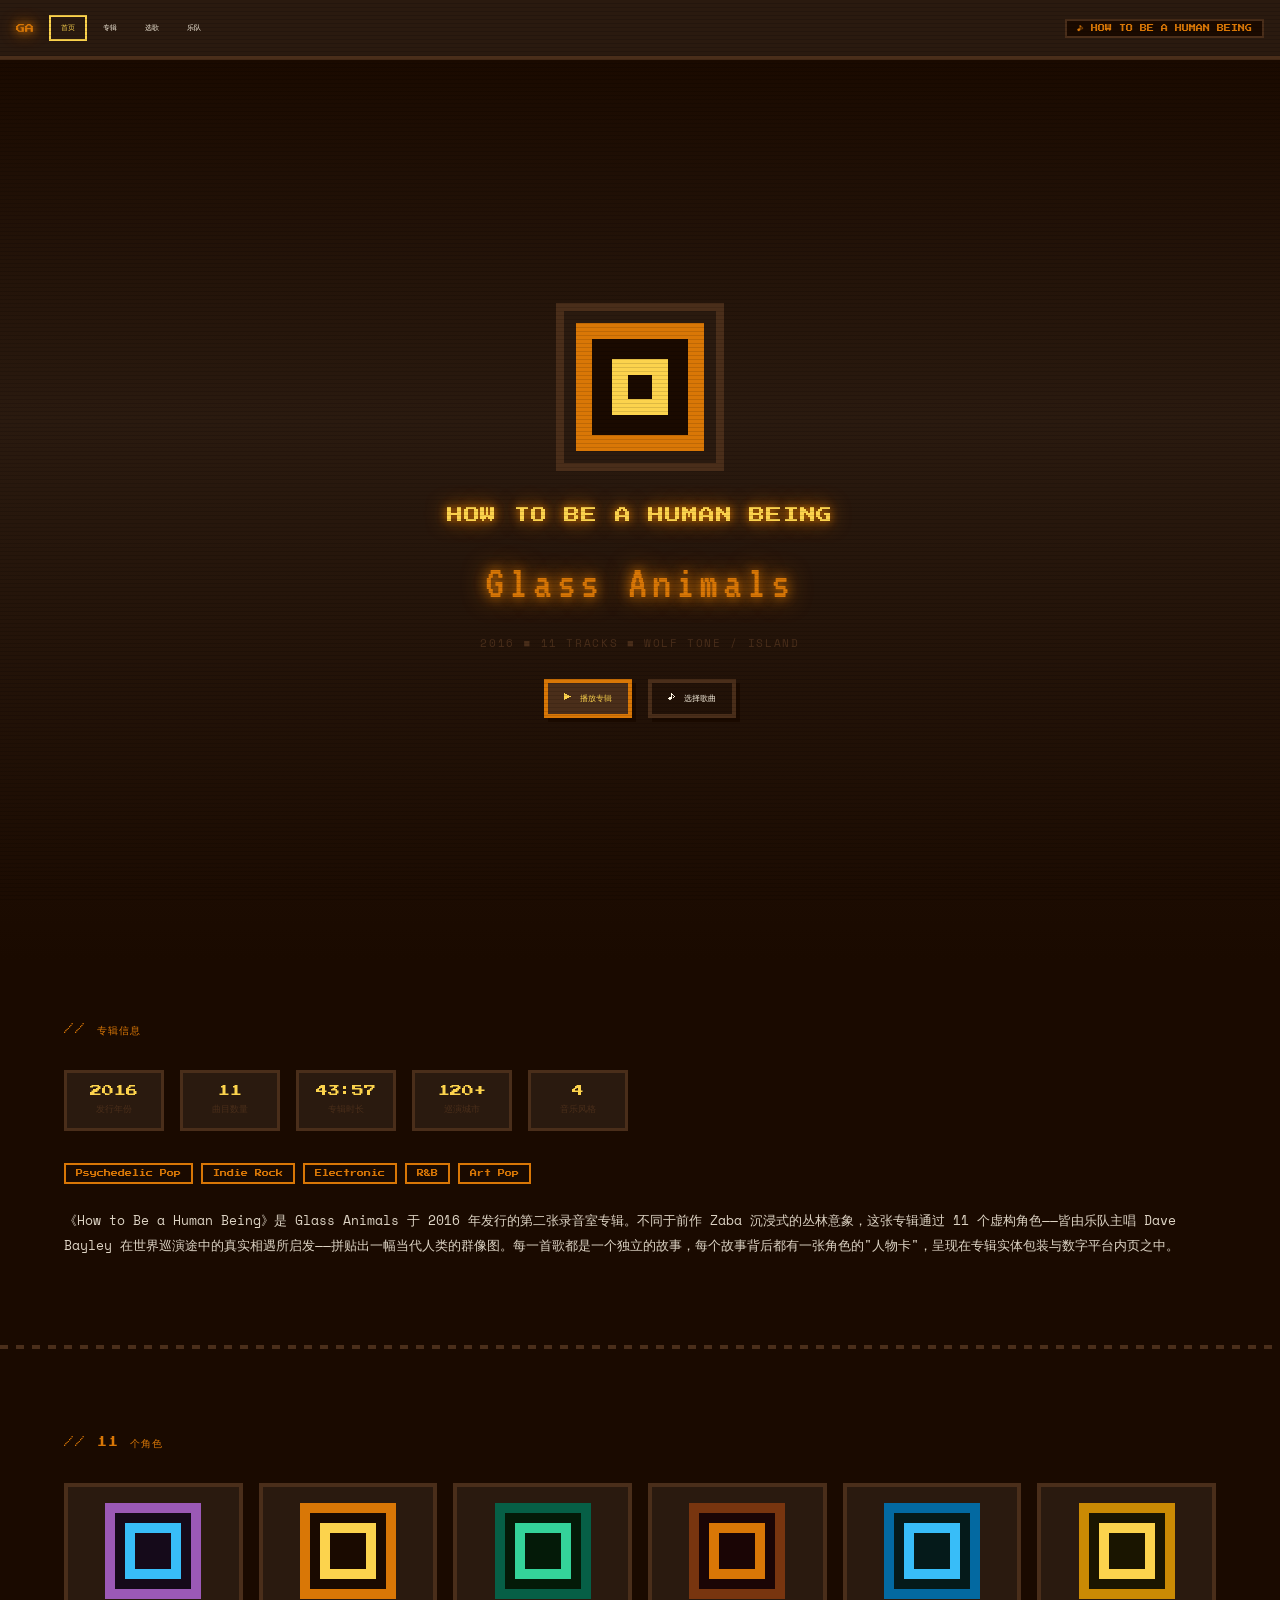
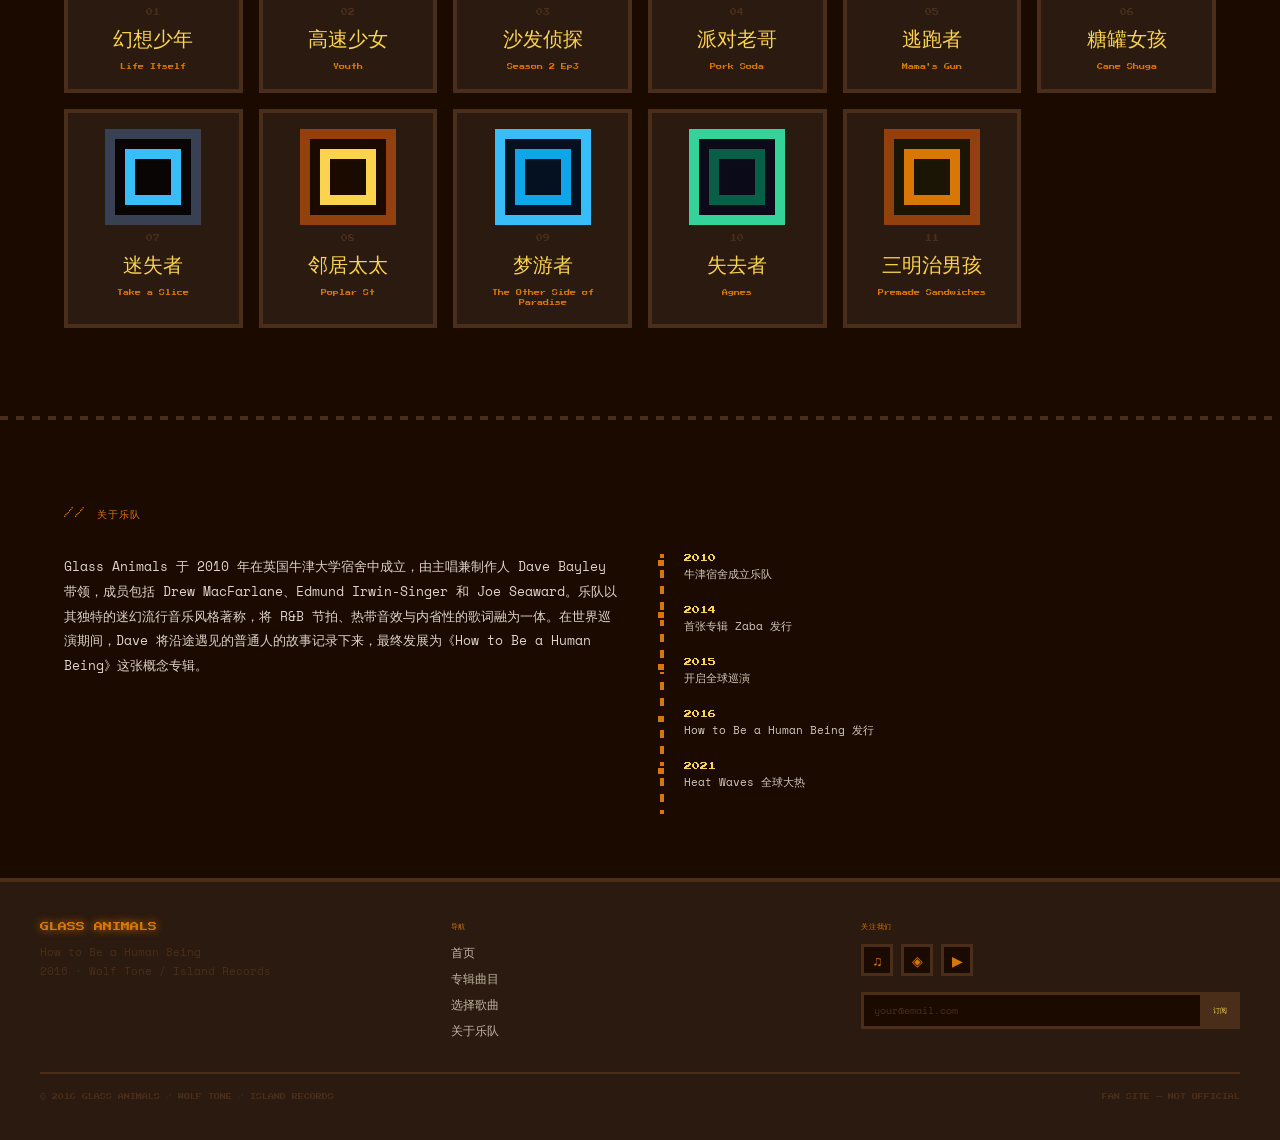
<file: index.html>
<!DOCTYPE html>
<html lang="zh">
<head>
  <meta charset="UTF-8">
  <meta name="viewport" content="width=device-width, initial-scale=1.0">
  <title>Glass Animals — How to Be a Human Being</title>
  <link rel="stylesheet" href="style.css">
</head>
<body>

<div id="scanlines"></div>

<nav class="site-nav">
  <input type="checkbox" id="nav-toggle" class="nav-toggle sr-only">
  <div class="nav-bar">
    <a href="index.html" class="nav-logo">GA</a>
    <div class="nav-links">
      <a href="index.html" class="nav-link active">首页</a>
      <a href="album.html" class="nav-link">专辑</a>
      <a href="songs.html" class="nav-link">选歌</a>
      <a href="band.html" class="nav-link">乐队</a>
    </div>
    <div class="nav-player">♪ HOW TO BE A HUMAN BEING</div>
    <label for="nav-toggle" class="hamburger">
      <span class="hamburger-line"></span>
      <span class="hamburger-line"></span>
      <span class="hamburger-line"></span>
    </label>
  </div>
  <div class="mobile-menu">
    <a href="index.html" class="nav-link active">首页</a>
    <a href="album.html" class="nav-link">专辑</a>
    <a href="songs.html" class="nav-link">选歌</a>
    <a href="band.html" class="nav-link">乐队</a>
  </div>
</nav>

<main>

  <!-- HERO -->
  <section class="hero">
    <div class="hero-content">
      <div class="hero-cover-wrap">
        <div class="hero-cover"></div>
      </div>
      <div class="hero-title">HOW TO BE A HUMAN BEING</div>
      <div class="hero-band">Glass Animals</div>
      <div class="hero-meta">2016 ■ 11 TRACKS ■ WOLF TONE / ISLAND</div>
      <div class="hero-cta">
        <a href="songs.html" class="px-btn">▶ 播放专辑</a>
        <a href="songs.html" class="px-btn-ghost">♪ 选择歌曲</a>
      </div>
    </div>
  </section>

  <!-- ABOUT -->
  <section class="about-section">
    <div class="section-heading">// 专辑信息</div>
    <div class="stats-bar">
      <div class="stat-item">
        <span class="stat-value">2016</span>
        <span class="stat-label">发行年份</span>
      </div>
      <div class="stat-item">
        <span class="stat-value">11</span>
        <span class="stat-label">曲目数量</span>
      </div>
      <div class="stat-item">
        <span class="stat-value">43:57</span>
        <span class="stat-label">专辑时长</span>
      </div>
      <div class="stat-item">
        <span class="stat-value">120+</span>
        <span class="stat-label">巡演城市</span>
      </div>
      <div class="stat-item">
        <span class="stat-value">4</span>
        <span class="stat-label">音乐风格</span>
      </div>
    </div>
    <div class="genre-tags">
      <span class="genre-tag">Psychedelic Pop</span>
      <span class="genre-tag">Indie Rock</span>
      <span class="genre-tag">Electronic</span>
      <span class="genre-tag">R&amp;B</span>
      <span class="genre-tag">Art Pop</span>
    </div>
    <p class="about-text">
      《How to Be a Human Being》是 Glass Animals 于 2016 年发行的第二张录音室专辑。不同于前作 Zaba 沉浸式的丛林意象，这张专辑通过 11 个虚构角色——皆由乐队主唱 Dave Bayley 在世界巡演途中的真实相遇所启发——拼贴出一幅当代人类的群像图。每一首歌都是一个独立的故事，每个故事背后都有一张角色的"人物卡"，呈现在专辑实体包装与数字平台内页之中。
    </p>
  </section>

  <div class="px-divider"></div>

  <!-- CHARACTER GRID -->
  <section class="char-grid">
    <div class="section-heading">// 11 个角色</div>
    <div class="char-grid-inner">

      <a href="life-itself.html" class="char-card life-itself">
        <div class="art-thumb art-thumb-lg"></div>
        <div class="char-num">01</div>
        <div class="char-name-zh">幻想少年</div>
        <div class="char-song-title">Life Itself</div>
      </a>

      <a href="youth.html" class="char-card youth">
        <div class="art-thumb art-thumb-lg"></div>
        <div class="char-num">02</div>
        <div class="char-name-zh">高速少女</div>
        <div class="char-song-title">Youth</div>
      </a>

      <a href="season-2-episode-3.html" class="char-card s2e3">
        <div class="art-thumb art-thumb-lg"></div>
        <div class="char-num">03</div>
        <div class="char-name-zh">沙发侦探</div>
        <div class="char-song-title">Season 2 Ep3</div>
      </a>

      <a href="pork-soda.html" class="char-card pork-soda">
        <div class="art-thumb art-thumb-lg"></div>
        <div class="char-num">04</div>
        <div class="char-name-zh">派对老哥</div>
        <div class="char-song-title">Pork Soda</div>
      </a>

      <a href="mamas-gun.html" class="char-card mamas-gun">
        <div class="art-thumb art-thumb-lg"></div>
        <div class="char-num">05</div>
        <div class="char-name-zh">逃跑者</div>
        <div class="char-song-title">Mama's Gun</div>
      </a>

      <a href="cane-shuga.html" class="char-card cane-shuga">
        <div class="art-thumb art-thumb-lg"></div>
        <div class="char-num">06</div>
        <div class="char-name-zh">糖罐女孩</div>
        <div class="char-song-title">Cane Shuga</div>
      </a>

      <a href="take-a-slice.html" class="char-card take-a-slice">
        <div class="art-thumb art-thumb-lg"></div>
        <div class="char-num">07</div>
        <div class="char-name-zh">迷失者</div>
        <div class="char-song-title">Take a Slice</div>
      </a>

      <a href="poplar-st.html" class="char-card poplar-st">
        <div class="art-thumb art-thumb-lg"></div>
        <div class="char-num">08</div>
        <div class="char-name-zh">邻居太太</div>
        <div class="char-song-title">Poplar St</div>
      </a>

      <a href="the-other-side-of-paradise.html" class="char-card paradise">
        <div class="art-thumb art-thumb-lg"></div>
        <div class="char-num">09</div>
        <div class="char-name-zh">梦游者</div>
        <div class="char-song-title">The Other Side of Paradise</div>
      </a>

      <a href="agnes.html" class="char-card agnes">
        <div class="art-thumb art-thumb-lg"></div>
        <div class="char-num">10</div>
        <div class="char-name-zh">失去者</div>
        <div class="char-song-title">Agnes</div>
      </a>

      <a href="premade-sandwiches.html" class="char-card sandwiches">
        <div class="art-thumb art-thumb-lg"></div>
        <div class="char-num">11</div>
        <div class="char-name-zh">三明治男孩</div>
        <div class="char-song-title">Premade Sandwiches</div>
      </a>

    </div>
  </section>

  <div class="px-divider"></div>

  <!-- CONCEPT -->
  <section class="concept-section">
    <div class="section-heading">// 关于乐队</div>
    <div class="concept-inner">
      <div>
        <p class="concept-text">
          Glass Animals 于 2010 年在英国牛津大学宿舍中成立，由主唱兼制作人 Dave Bayley 带领，成员包括 Drew MacFarlane、Edmund Irwin-Singer 和 Joe Seaward。乐队以其独特的迷幻流行音乐风格著称，将 R&amp;B 节拍、热带音效与内省性的歌词融为一体。在世界巡演期间，Dave 将沿途遇见的普通人的故事记录下来，最终发展为《How to Be a Human Being》这张概念专辑。
        </p>
      </div>
      <div class="timeline">
        <div class="timeline-item">
          <div class="timeline-year">2010</div>
          <div class="timeline-event">牛津宿舍成立乐队</div>
        </div>
        <div class="timeline-item">
          <div class="timeline-year">2014</div>
          <div class="timeline-event">首张专辑 Zaba 发行</div>
        </div>
        <div class="timeline-item">
          <div class="timeline-year">2015</div>
          <div class="timeline-event">开启全球巡演</div>
        </div>
        <div class="timeline-item">
          <div class="timeline-year">2016</div>
          <div class="timeline-event">How to Be a Human Being 发行</div>
        </div>
        <div class="timeline-item">
          <div class="timeline-year">2021</div>
          <div class="timeline-event">Heat Waves 全球大热</div>
        </div>
      </div>
    </div>
  </section>

</main>

<footer class="site-footer">
  <div class="footer-inner">
    <div>
      <div class="footer-logo">GLASS ANIMALS</div>
      <p class="footer-tagline">How to Be a Human Being<br>2016 · Wolf Tone / Island Records</p>
    </div>
    <div>
      <div class="footer-heading">导航</div>
      <div class="footer-links">
        <a href="index.html" class="footer-link">首页</a>
        <a href="album.html" class="footer-link">专辑曲目</a>
        <a href="songs.html" class="footer-link">选择歌曲</a>
        <a href="band.html" class="footer-link">关于乐队</a>
      </div>
    </div>
    <div>
      <div class="footer-heading">关注我们</div>
      <div class="footer-social">
        <span class="social-btn">♫</span>
        <span class="social-btn">◈</span>
        <span class="social-btn">▶</span>
      </div>
      <div class="footer-email-row">
        <input type="email" class="footer-email-input" placeholder="your@email.com">
        <button class="footer-sub-btn">订阅</button>
      </div>
    </div>
  </div>
  <div class="footer-bottom">
    <span class="footer-copy">© 2016 GLASS ANIMALS / WOLF TONE / ISLAND RECORDS</span>
    <span class="footer-copy">FAN SITE — NOT OFFICIAL</span>
  </div>
</footer>

</body>
</html>
</file>
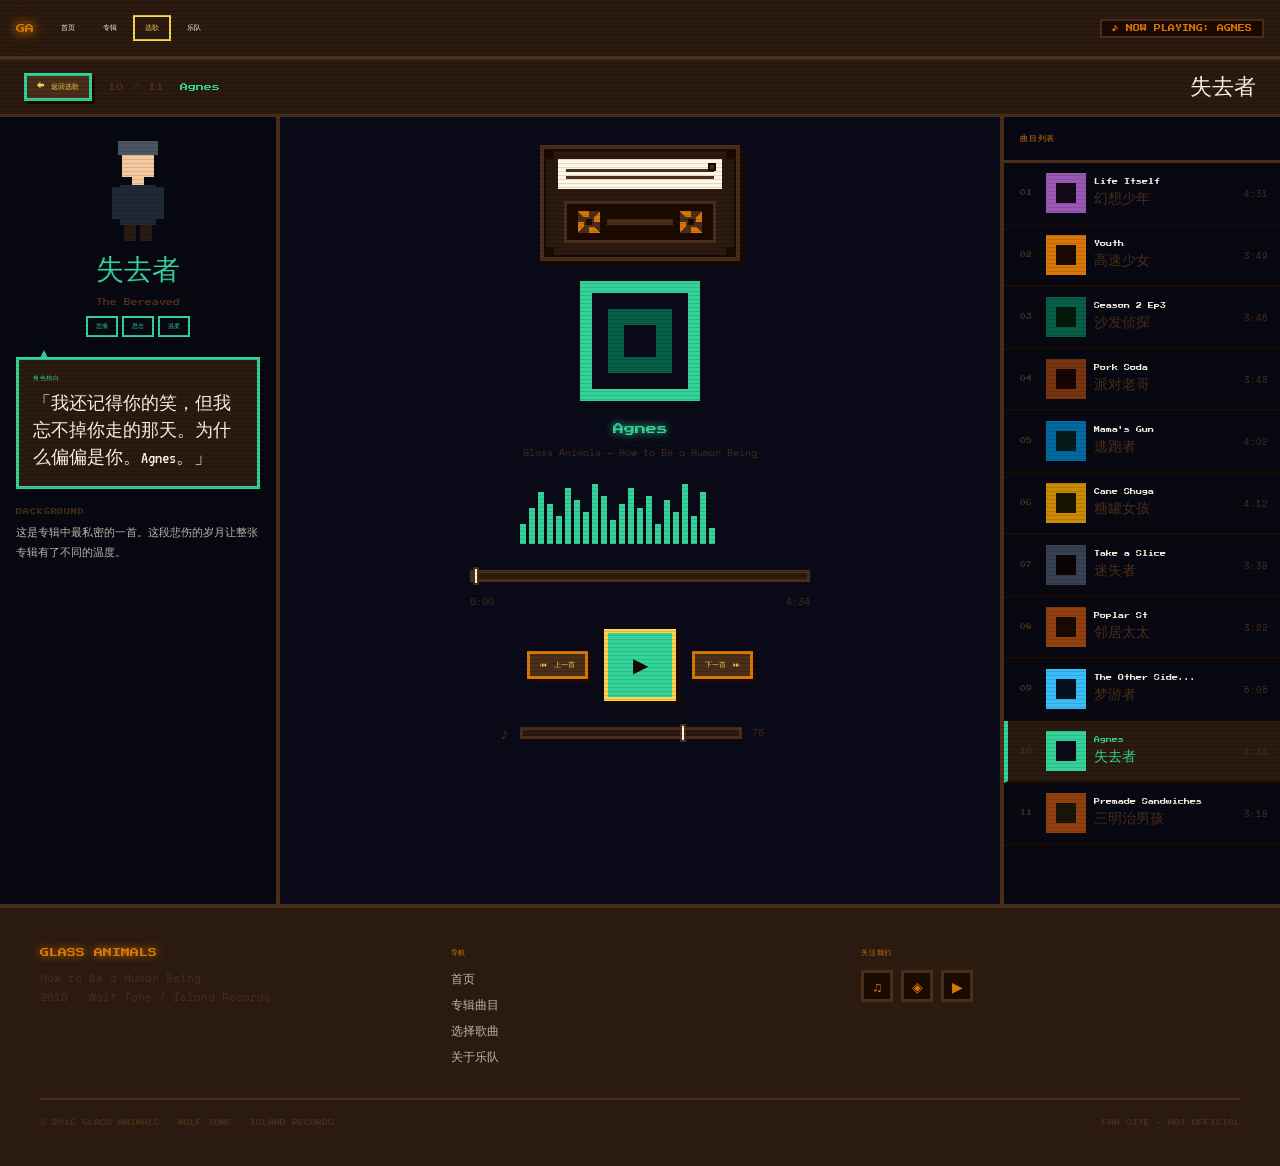
<file: agnes.html>
<!DOCTYPE html>
<html lang="zh">
<head>
  <meta charset="UTF-8">
  <meta name="viewport" content="width=device-width, initial-scale=1.0">
  <title>Agnes — Glass Animals</title>
  <link rel="stylesheet" href="style.css">
</head>
<body class="song-page agnes">

<input type="checkbox" id="play" class="play-toggle sr-only">

<div id="scanlines"></div>

<nav class="site-nav">
  <input type="checkbox" id="nav-toggle" class="nav-toggle sr-only">
  <div class="nav-bar">
    <a href="index.html" class="nav-logo">GA</a>
    <div class="nav-links">
      <a href="index.html" class="nav-link">首页</a>
      <a href="album.html" class="nav-link">专辑</a>
      <a href="songs.html" class="nav-link active">选歌</a>
      <a href="band.html" class="nav-link">乐队</a>
    </div>
    <div class="nav-player">♪ NOW PLAYING: AGNES</div>
    <label for="nav-toggle" class="hamburger">
      <span class="hamburger-line"></span>
      <span class="hamburger-line"></span>
      <span class="hamburger-line"></span>
    </label>
  </div>
  <div class="mobile-menu">
    <a href="index.html" class="nav-link">首页</a>
    <a href="album.html" class="nav-link">专辑</a>
    <a href="songs.html" class="nav-link active">选歌</a>
    <a href="band.html" class="nav-link">乐队</a>
  </div>
</nav>

<main class="player-layout">
  <div class="player-top-bar">
    <a href="songs.html" class="px-btn px-btn-sm px-btn-ghost accent-border">← 返回选歌</a>
    <span class="player-top-num">10 / 11</span>
    <span class="player-top-title">Agnes</span>
    <span class="player-top-char">失去者</span>
  </div>

  <div class="player-grid">

    <div class="player-left">
      <div class="player-char-section">
        <div class="player-char-avatar-wrap"><div class="char-avatar"></div></div>
        <div class="player-char-name-zh">失去者</div>
        <div class="player-char-name-en">The Bereaved</div>
        <div class="player-char-moods">
          <span class="mood-tag">悲痛</span>
          <span class="mood-tag">思念</span>
          <span class="mood-tag">温柔</span>
        </div>
      </div>
      <div class="char-dialog">
        <div class="dialog-label">角色独白</div>
        <p class="dialog-text">「我还记得你的笑，但我忘不掉你走的那天。为什么偏偏是你。Agnes。」</p>
      </div>
      <div>
        <div class="player-section-label">BACKGROUND</div>
        <p class="player-bg-text">这是专辑中最私密的一首。这段悲伤的岁月让整张专辑有了不同的温度。</p>
      </div>
    </div>

    <div class="player-center">
      <div class="player-cassette-wrap">
        <div class="cassette-body">
          <div class="cassette-label">
            <div class="cassette-label-line"></div>
            <div class="cassette-label-line"></div>
          </div>
          <div class="cassette-led"></div>
          <div class="cassette-window">
            <div class="reel"><div class="reel-center"></div></div>
            <div class="cassette-tape"></div>
            <div class="reel"><div class="reel-center"></div></div>
          </div>
          <div class="cassette-corner cassette-corner-tl"></div>
          <div class="cassette-corner cassette-corner-tr"></div>
          <div class="cassette-corner cassette-corner-bl"></div>
          <div class="cassette-corner cassette-corner-br"></div>
        </div>
      </div>
      <div class="art-display player-art-display"></div>
      <div class="player-song-heading">
        <div class="player-song-title">Agnes</div>
        <div class="player-song-sub">Glass Animals — How to Be a Human Being</div>
      </div>
      <div class="player-spectrum-wrap">
        <div class="spectrum-wrap">
          <div class="sp-bar"></div><div class="sp-bar"></div><div class="sp-bar"></div>
          <div class="sp-bar"></div><div class="sp-bar"></div><div class="sp-bar"></div>
          <div class="sp-bar"></div><div class="sp-bar"></div><div class="sp-bar"></div>
          <div class="sp-bar"></div><div class="sp-bar"></div><div class="sp-bar"></div>
          <div class="sp-bar"></div><div class="sp-bar"></div><div class="sp-bar"></div>
          <div class="sp-bar"></div><div class="sp-bar"></div><div class="sp-bar"></div>
          <div class="sp-bar"></div><div class="sp-bar"></div><div class="sp-bar"></div>
          <div class="sp-bar"></div>
        </div>
      </div>
      <div class="player-progress-section">
        <input type="range" class="progress-bar" value="0" min="0" max="100">
        <div class="progress-times"><span>0:00</span><span>4:34</span></div>
      </div>
      <div class="player-controls">
        <a href="the-other-side-of-paradise.html" class="px-btn px-btn-sm">⏮ 上一首</a>
        <label for="play" class="play-btn-main">
          <span class="icon-play">▶</span>
          <span class="icon-pause">⏸</span>
        </label>
        <a href="premade-sandwiches.html" class="px-btn px-btn-sm">下一首 ⏭</a>
      </div>
      <div class="player-volume-section">
        <span class="volume-icon">♪</span>
        <input type="range" class="volume-bar" value="75" min="0" max="100">
        <span class="volume-label">75</span>
      </div>
    </div>

    <div class="player-right">
      <div class="tracklist-header">曲目列表</div>
      <a href="life-itself.html" class="tracklist-item life-itself"><span class="tracklist-num">01</span><div class="art-thumb art-thumb-sm tracklist-art"></div><div class="tracklist-info"><div class="tracklist-title">Life Itself</div><div class="tracklist-char">幻想少年</div></div><span class="tracklist-dur">4:31</span></a>
      <a href="youth.html" class="tracklist-item youth"><span class="tracklist-num">02</span><div class="art-thumb art-thumb-sm tracklist-art"></div><div class="tracklist-info"><div class="tracklist-title">Youth</div><div class="tracklist-char">高速少女</div></div><span class="tracklist-dur">3:49</span></a>
      <a href="season-2-episode-3.html" class="tracklist-item s2e3"><span class="tracklist-num">03</span><div class="art-thumb art-thumb-sm tracklist-art"></div><div class="tracklist-info"><div class="tracklist-title">Season 2 Ep3</div><div class="tracklist-char">沙发侦探</div></div><span class="tracklist-dur">3:46</span></a>
      <a href="pork-soda.html" class="tracklist-item pork-soda"><span class="tracklist-num">04</span><div class="art-thumb art-thumb-sm tracklist-art"></div><div class="tracklist-info"><div class="tracklist-title">Pork Soda</div><div class="tracklist-char">派对老哥</div></div><span class="tracklist-dur">3:48</span></a>
      <a href="mamas-gun.html" class="tracklist-item mamas-gun"><span class="tracklist-num">05</span><div class="art-thumb art-thumb-sm tracklist-art"></div><div class="tracklist-info"><div class="tracklist-title">Mama's Gun</div><div class="tracklist-char">逃跑者</div></div><span class="tracklist-dur">4:02</span></a>
      <a href="cane-shuga.html" class="tracklist-item cane-shuga"><span class="tracklist-num">06</span><div class="art-thumb art-thumb-sm tracklist-art"></div><div class="tracklist-info"><div class="tracklist-title">Cane Shuga</div><div class="tracklist-char">糖罐女孩</div></div><span class="tracklist-dur">4:12</span></a>
      <a href="take-a-slice.html" class="tracklist-item take-a-slice"><span class="tracklist-num">07</span><div class="art-thumb art-thumb-sm tracklist-art"></div><div class="tracklist-info"><div class="tracklist-title">Take a Slice</div><div class="tracklist-char">迷失者</div></div><span class="tracklist-dur">3:38</span></a>
      <a href="poplar-st.html" class="tracklist-item poplar-st"><span class="tracklist-num">08</span><div class="art-thumb art-thumb-sm tracklist-art"></div><div class="tracklist-info"><div class="tracklist-title">Poplar St</div><div class="tracklist-char">邻居太太</div></div><span class="tracklist-dur">3:22</span></a>
      <a href="the-other-side-of-paradise.html" class="tracklist-item paradise"><span class="tracklist-num">09</span><div class="art-thumb art-thumb-sm tracklist-art"></div><div class="tracklist-info"><div class="tracklist-title">The Other Side...</div><div class="tracklist-char">梦游者</div></div><span class="tracklist-dur">5:05</span></a>
      <a href="agnes.html" class="tracklist-item tracklist-item-active agnes"><span class="tracklist-num">10</span><div class="art-thumb art-thumb-sm tracklist-art"></div><div class="tracklist-info"><div class="tracklist-title tracklist-title-active">Agnes</div><div class="tracklist-char tracklist-char-active">失去者</div></div><span class="tracklist-dur">4:34</span></a>
      <a href="premade-sandwiches.html" class="tracklist-item sandwiches"><span class="tracklist-num">11</span><div class="art-thumb art-thumb-sm tracklist-art"></div><div class="tracklist-info"><div class="tracklist-title">Premade Sandwiches</div><div class="tracklist-char">三明治男孩</div></div><span class="tracklist-dur">3:18</span></a>
    </div>

  </div>
</main>

<div class="mobile-player-bar">
  <label for="play" class="mini-play-label px-btn px-btn-sm">
    <span class="icon-play">▶</span><span class="icon-pause">⏸</span>
  </label>
  <div class="mobile-player-song">
    <div class="mobile-player-title">Agnes</div>
    <div class="mobile-player-prog"></div>
  </div>
  <a href="premade-sandwiches.html" class="mobile-player-next">⏭</a>
</div>

<footer class="site-footer">
  <div class="footer-inner">
    <div><div class="footer-logo">GLASS ANIMALS</div><p class="footer-tagline">How to Be a Human Being<br>2016 · Wolf Tone / Island Records</p></div>
    <div><div class="footer-heading">导航</div><div class="footer-links"><a href="index.html" class="footer-link">首页</a><a href="album.html" class="footer-link">专辑曲目</a><a href="songs.html" class="footer-link">选择歌曲</a><a href="band.html" class="footer-link">关于乐队</a></div></div>
    <div><div class="footer-heading">关注我们</div><div class="footer-social"><span class="social-btn">♫</span><span class="social-btn">◈</span><span class="social-btn">▶</span></div></div>
  </div>
  <div class="footer-bottom">
    <span class="footer-copy">© 2016 GLASS ANIMALS / WOLF TONE / ISLAND RECORDS</span>
    <span class="footer-copy">FAN SITE — NOT OFFICIAL</span>
  </div>
</footer>

</body>
</html>
</file>
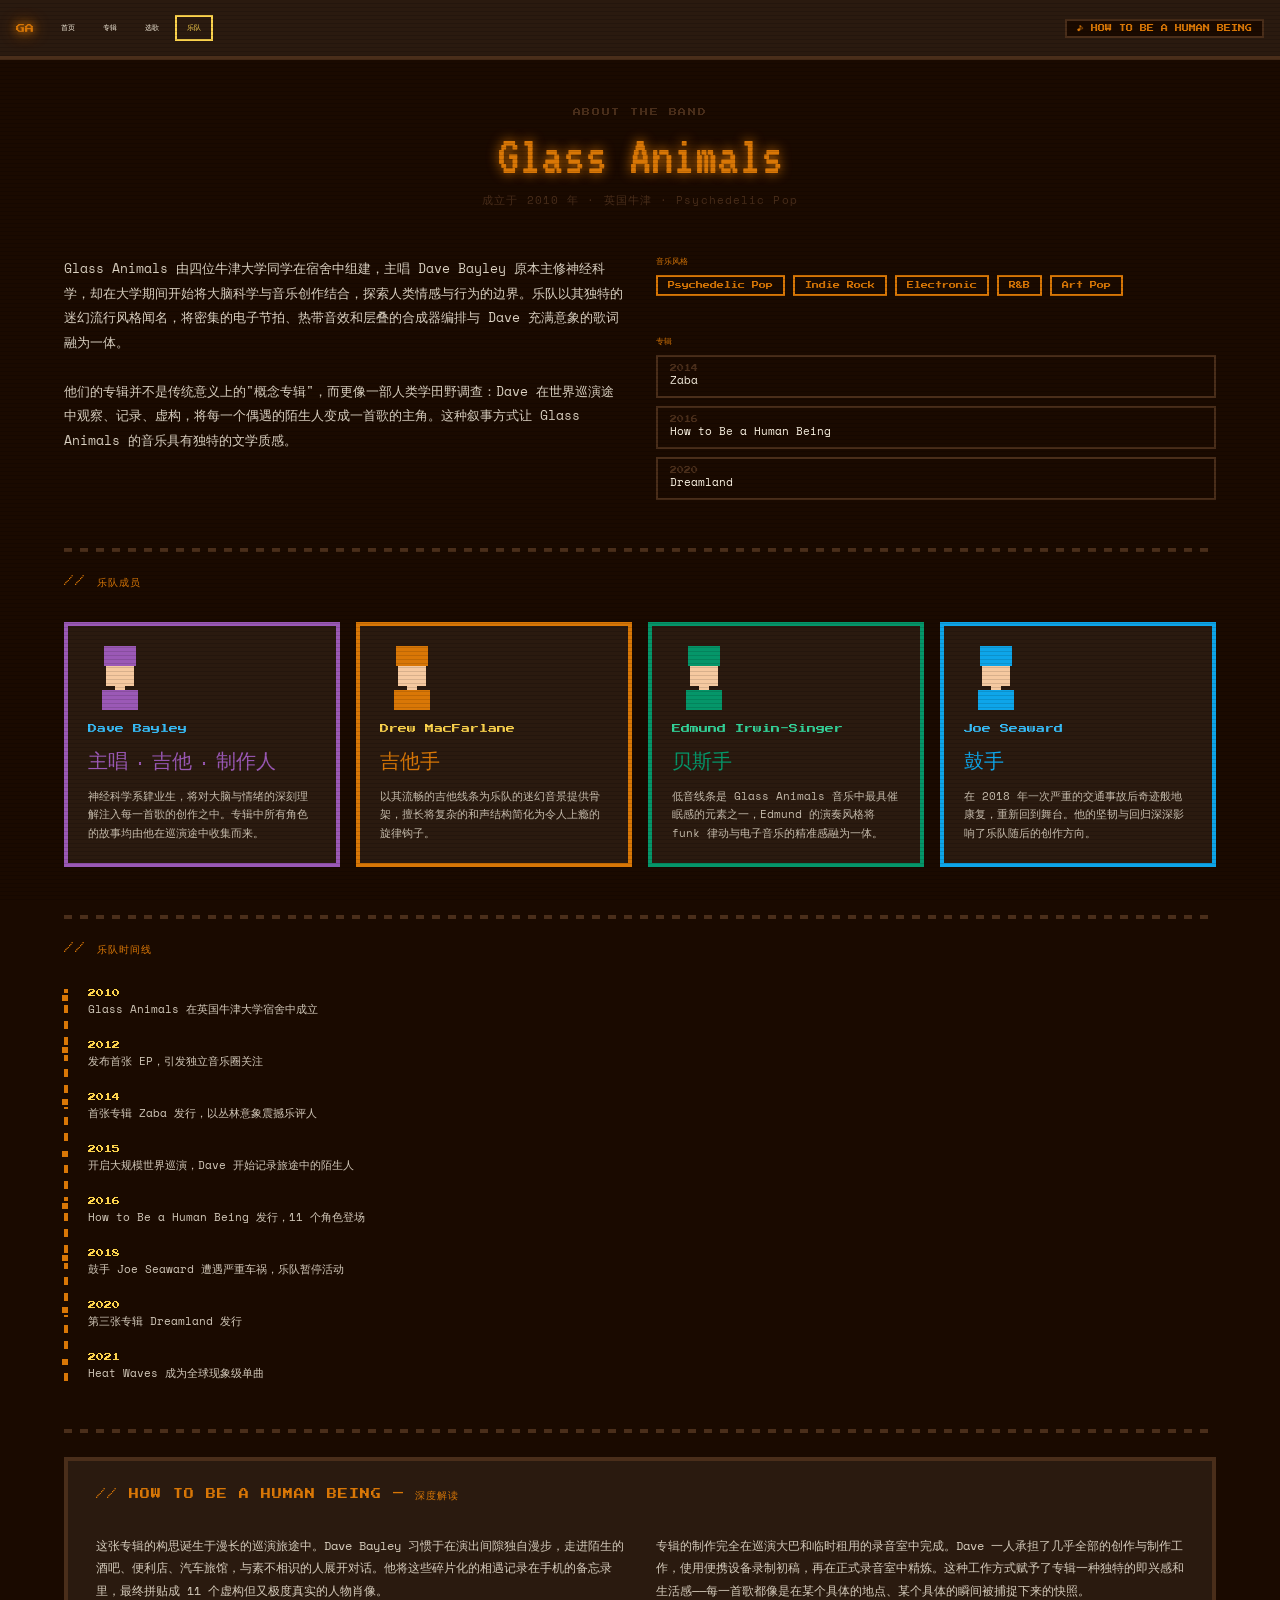
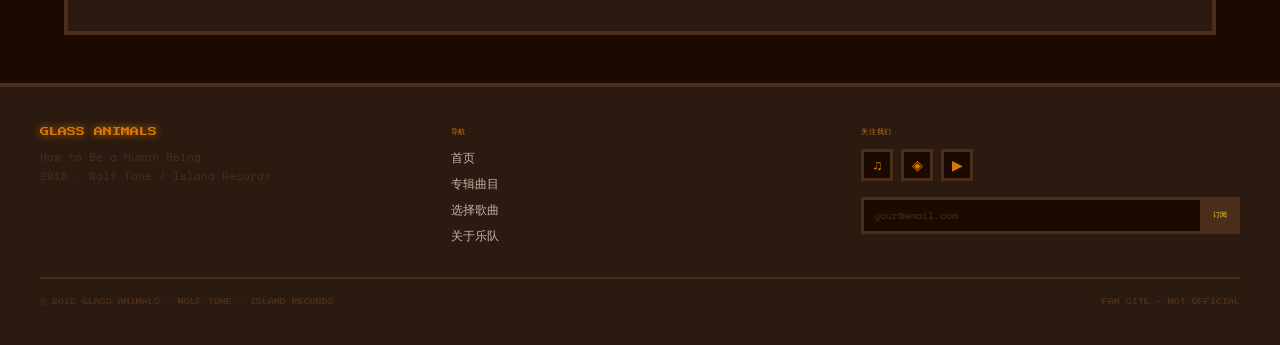
<file: band.html>
<!DOCTYPE html>
<html lang="zh">
<head>
  <meta charset="UTF-8">
  <meta name="viewport" content="width=device-width, initial-scale=1.0">
  <title>关于乐队 — Glass Animals</title>
  <link rel="stylesheet" href="style.css">
</head>
<body>

<div id="scanlines"></div>

<nav class="site-nav">
  <input type="checkbox" id="nav-toggle" class="nav-toggle sr-only">
  <div class="nav-bar">
    <a href="index.html" class="nav-logo">GA</a>
    <div class="nav-links">
      <a href="index.html" class="nav-link">首页</a>
      <a href="album.html" class="nav-link">专辑</a>
      <a href="songs.html" class="nav-link">选歌</a>
      <a href="band.html" class="nav-link active">乐队</a>
    </div>
    <div class="nav-player">♪ HOW TO BE A HUMAN BEING</div>
    <label for="nav-toggle" class="hamburger">
      <span class="hamburger-line"></span>
      <span class="hamburger-line"></span>
      <span class="hamburger-line"></span>
    </label>
  </div>
  <div class="mobile-menu">
    <a href="index.html" class="nav-link">首页</a>
    <a href="album.html" class="nav-link">专辑</a>
    <a href="songs.html" class="nav-link">选歌</a>
    <a href="band.html" class="nav-link active">乐队</a>
  </div>
</nav>

<main class="band-page">

  <!-- HEADER -->
  <div class="band-header">
    <div class="band-page-label">ABOUT THE BAND</div>
    <div class="band-page-title">Glass Animals</div>
    <div class="band-page-meta">成立于 2010 年 · 英国牛津 · Psychedelic Pop</div>
  </div>

  <!-- OVERVIEW -->
  <div class="band-overview">
    <div>
      <p class="band-bio">
        Glass Animals 由四位牛津大学同学在宿舍中组建，主唱 Dave Bayley 原本主修神经科学，却在大学期间开始将大脑科学与音乐创作结合，探索人类情感与行为的边界。乐队以其独特的迷幻流行风格闻名，将密集的电子节拍、热带音效和层叠的合成器编排与 Dave 充满意象的歌词融为一体。
      </p>
      <br>
      <p class="band-bio">
        他们的专辑并不是传统意义上的"概念专辑"，而更像一部人类学田野调查：Dave 在世界巡演途中观察、记录、虚构，将每一个偶遇的陌生人变成一首歌的主角。这种叙事方式让 Glass Animals 的音乐具有独特的文学质感。
      </p>
    </div>
    <div class="band-sidebar">
      <div>
        <div class="band-sidebar-heading">音乐风格</div>
        <div class="genre-tags">
          <span class="genre-tag">Psychedelic Pop</span>
          <span class="genre-tag">Indie Rock</span>
          <span class="genre-tag">Electronic</span>
          <span class="genre-tag">R&amp;B</span>
          <span class="genre-tag">Art Pop</span>
        </div>
      </div>
      <div>
        <div class="band-sidebar-heading">专辑</div>
        <div class="album-list">
          <div class="album-list-item">
            <div class="album-list-year">2014</div>
            Zaba
          </div>
          <div class="album-list-item">
            <div class="album-list-year">2016</div>
            How to Be a Human Being
          </div>
          <div class="album-list-item">
            <div class="album-list-year">2020</div>
            Dreamland
          </div>
        </div>
      </div>
    </div>
  </div>

  <div class="px-divider"></div>

  <!-- MEMBERS -->
  <div class="members-section">
    <div class="section-heading">// 乐队成员</div>
    <div class="members-grid">

      <div class="member-card member-dave">
        <div class="member-portrait member-dave"></div>
        <div class="member-name">Dave Bayley</div>
        <div class="member-role">主唱 · 吉他 · 制作人</div>
        <p class="member-desc">神经科学系肄业生，将对大脑与情绪的深刻理解注入每一首歌的创作之中。专辑中所有角色的故事均由他在巡演途中收集而来。</p>
      </div>

      <div class="member-card member-drew">
        <div class="member-portrait member-drew"></div>
        <div class="member-name">Drew MacFarlane</div>
        <div class="member-role">吉他手</div>
        <p class="member-desc">以其流畅的吉他线条为乐队的迷幻音景提供骨架，擅长将复杂的和声结构简化为令人上瘾的旋律钩子。</p>
      </div>

      <div class="member-card member-ed">
        <div class="member-portrait member-ed"></div>
        <div class="member-name">Edmund Irwin-Singer</div>
        <div class="member-role">贝斯手</div>
        <p class="member-desc">低音线条是 Glass Animals 音乐中最具催眠感的元素之一，Edmund 的演奏风格将 funk 律动与电子音乐的精准感融为一体。</p>
      </div>

      <div class="member-card member-joe">
        <div class="member-portrait member-joe"></div>
        <div class="member-name">Joe Seaward</div>
        <div class="member-role">鼓手</div>
        <p class="member-desc">在 2018 年一次严重的交通事故后奇迹般地康复，重新回到舞台。他的坚韧与回归深深影响了乐队随后的创作方向。</p>
      </div>

    </div>
  </div>

  <div class="px-divider"></div>

  <!-- TIMELINE -->
  <div class="band-timeline-section">
    <div class="section-heading">// 乐队时间线</div>
    <div class="timeline" style="max-width:600px; margin-top:24px;">
      <div class="timeline-item">
        <div class="timeline-year">2010</div>
        <div class="timeline-event">Glass Animals 在英国牛津大学宿舍中成立</div>
      </div>
      <div class="timeline-item">
        <div class="timeline-year">2012</div>
        <div class="timeline-event">发布首张 EP，引发独立音乐圈关注</div>
      </div>
      <div class="timeline-item">
        <div class="timeline-year">2014</div>
        <div class="timeline-event">首张专辑 Zaba 发行，以丛林意象震撼乐评人</div>
      </div>
      <div class="timeline-item">
        <div class="timeline-year">2015</div>
        <div class="timeline-event">开启大规模世界巡演，Dave 开始记录旅途中的陌生人</div>
      </div>
      <div class="timeline-item">
        <div class="timeline-year">2016</div>
        <div class="timeline-event">How to Be a Human Being 发行，11 个角色登场</div>
      </div>
      <div class="timeline-item">
        <div class="timeline-year">2018</div>
        <div class="timeline-event">鼓手 Joe Seaward 遭遇严重车祸，乐队暂停活动</div>
      </div>
      <div class="timeline-item">
        <div class="timeline-year">2020</div>
        <div class="timeline-event">第三张专辑 Dreamland 发行</div>
      </div>
      <div class="timeline-item">
        <div class="timeline-year">2021</div>
        <div class="timeline-event">Heat Waves 成为全球现象级单曲</div>
      </div>
    </div>
  </div>

  <div class="px-divider"></div>

  <!-- DEEP DIVE -->
  <div class="band-deepdive">
    <div class="section-heading">// HOW TO BE A HUMAN BEING — 深度解读</div>
    <div class="band-deepdive-inner">
      <p class="band-deepdive-text">
        这张专辑的构思诞生于漫长的巡演旅途中。Dave Bayley 习惯于在演出间隙独自漫步，走进陌生的酒吧、便利店、汽车旅馆，与素不相识的人展开对话。他将这些碎片化的相遇记录在手机的备忘录里，最终拼贴成 11 个虚构但又极度真实的人物肖像。
      </p>
      <p class="band-deepdive-text">
        专辑的制作完全在巡演大巴和临时租用的录音室中完成。Dave 一人承担了几乎全部的创作与制作工作，使用便携设备录制初稿，再在正式录音室中精炼。这种工作方式赋予了专辑一种独特的即兴感和生活感——每一首歌都像是在某个具体的地点、某个具体的瞬间被捕捉下来的快照。
      </p>
    </div>
  </div>

</main>

<footer class="site-footer">
  <div class="footer-inner">
    <div>
      <div class="footer-logo">GLASS ANIMALS</div>
      <p class="footer-tagline">How to Be a Human Being<br>2016 · Wolf Tone / Island Records</p>
    </div>
    <div>
      <div class="footer-heading">导航</div>
      <div class="footer-links">
        <a href="index.html" class="footer-link">首页</a>
        <a href="album.html" class="footer-link">专辑曲目</a>
        <a href="songs.html" class="footer-link">选择歌曲</a>
        <a href="band.html" class="footer-link">关于乐队</a>
      </div>
    </div>
    <div>
      <div class="footer-heading">关注我们</div>
      <div class="footer-social">
        <span class="social-btn">♫</span>
        <span class="social-btn">◈</span>
        <span class="social-btn">▶</span>
      </div>
      <div class="footer-email-row">
        <input type="email" class="footer-email-input" placeholder="your@email.com">
        <button class="footer-sub-btn">订阅</button>
      </div>
    </div>
  </div>
  <div class="footer-bottom">
    <span class="footer-copy">© 2016 GLASS ANIMALS / WOLF TONE / ISLAND RECORDS</span>
    <span class="footer-copy">FAN SITE — NOT OFFICIAL</span>
  </div>
</footer>

</body>
</html>
</file>
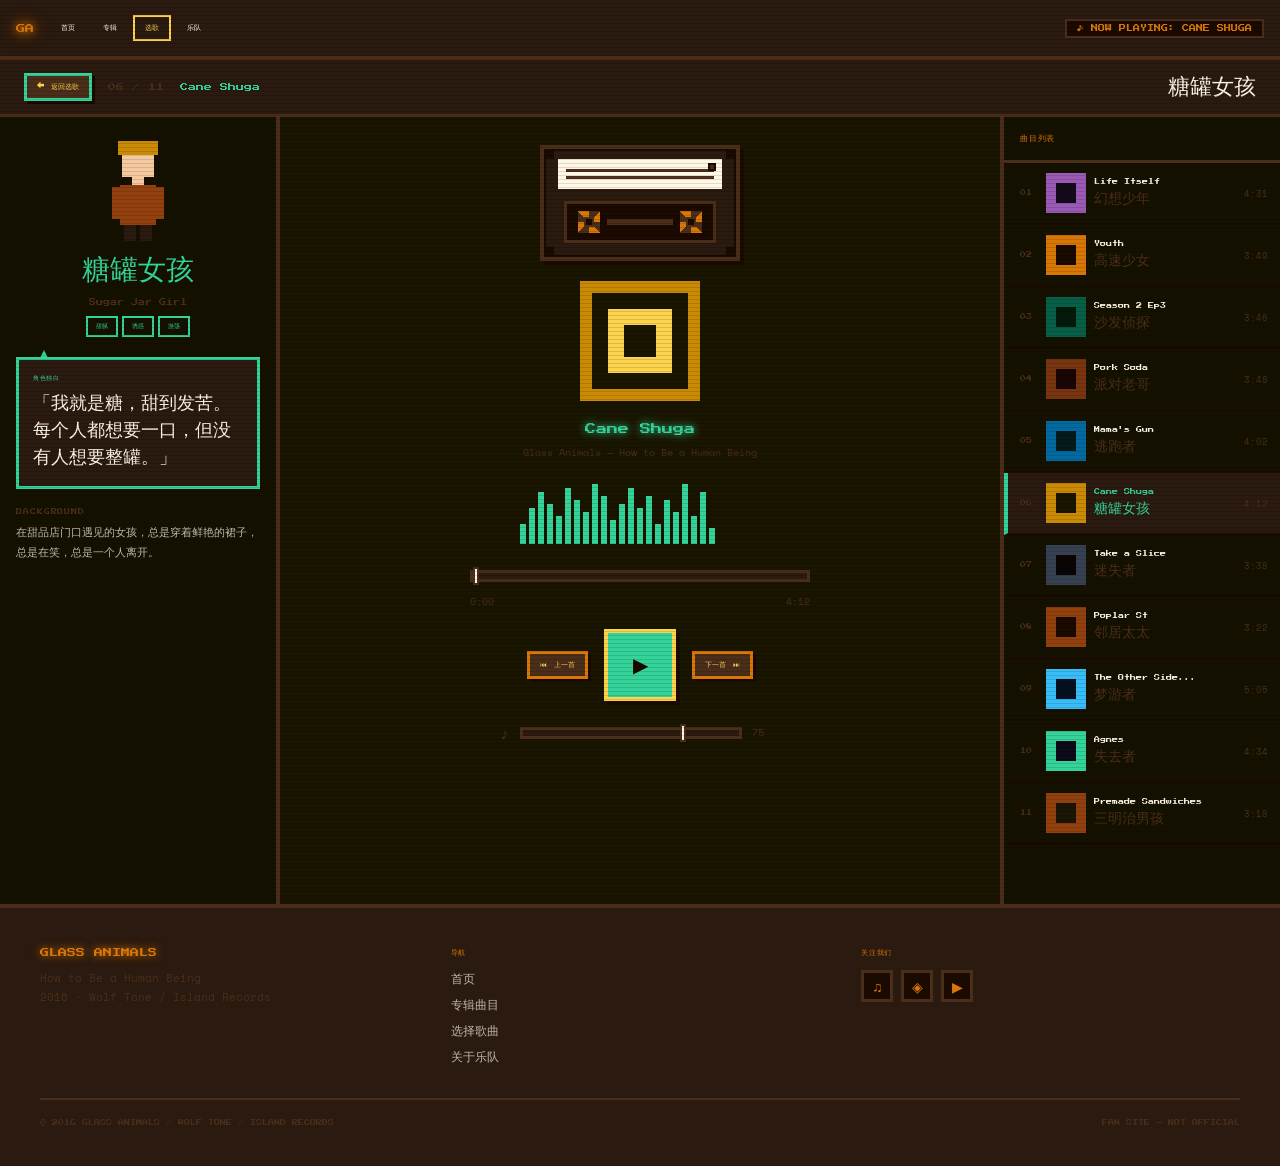
<file: cane-shuga.html>
<!DOCTYPE html>
<html lang="zh">
<head>
  <meta charset="UTF-8">
  <meta name="viewport" content="width=device-width, initial-scale=1.0">
  <title>Cane Shuga — Glass Animals</title>
  <link rel="stylesheet" href="style.css">
</head>
<body class="song-page cane-shuga">

<input type="checkbox" id="play" class="play-toggle sr-only">

<div id="scanlines"></div>

<nav class="site-nav">
  <input type="checkbox" id="nav-toggle" class="nav-toggle sr-only">
  <div class="nav-bar">
    <a href="index.html" class="nav-logo">GA</a>
    <div class="nav-links">
      <a href="index.html" class="nav-link">首页</a>
      <a href="album.html" class="nav-link">专辑</a>
      <a href="songs.html" class="nav-link active">选歌</a>
      <a href="band.html" class="nav-link">乐队</a>
    </div>
    <div class="nav-player">♪ NOW PLAYING: CANE SHUGA</div>
    <label for="nav-toggle" class="hamburger">
      <span class="hamburger-line"></span>
      <span class="hamburger-line"></span>
      <span class="hamburger-line"></span>
    </label>
  </div>
  <div class="mobile-menu">
    <a href="index.html" class="nav-link">首页</a>
    <a href="album.html" class="nav-link">专辑</a>
    <a href="songs.html" class="nav-link active">选歌</a>
    <a href="band.html" class="nav-link">乐队</a>
  </div>
</nav>

<main class="player-layout">
  <div class="player-top-bar">
    <a href="songs.html" class="px-btn px-btn-sm px-btn-ghost accent-border">← 返回选歌</a>
    <span class="player-top-num">06 / 11</span>
    <span class="player-top-title">Cane Shuga</span>
    <span class="player-top-char">糖罐女孩</span>
  </div>

  <div class="player-grid">

    <div class="player-left">
      <div class="player-char-section">
        <div class="player-char-avatar-wrap"><div class="char-avatar"></div></div>
        <div class="player-char-name-zh">糖罐女孩</div>
        <div class="player-char-name-en">Sugar Jar Girl</div>
        <div class="player-char-moods">
          <span class="mood-tag">甜腻</span>
          <span class="mood-tag">诱惑</span>
          <span class="mood-tag">游荡</span>
        </div>
      </div>
      <div class="char-dialog">
        <div class="dialog-label">角色独白</div>
        <p class="dialog-text">「我就是糖，甜到发苦。每个人都想要一口，但没有人想要整罐。」</p>
      </div>
      <div>
        <div class="player-section-label">BACKGROUND</div>
        <p class="player-bg-text">在甜品店门口遇见的女孩，总是穿着鲜艳的裙子，总是在笑，总是一个人离开。</p>
      </div>
    </div>

    <div class="player-center">
      <div class="player-cassette-wrap">
        <div class="cassette-body">
          <div class="cassette-label">
            <div class="cassette-label-line"></div>
            <div class="cassette-label-line"></div>
          </div>
          <div class="cassette-led"></div>
          <div class="cassette-window">
            <div class="reel"><div class="reel-center"></div></div>
            <div class="cassette-tape"></div>
            <div class="reel"><div class="reel-center"></div></div>
          </div>
          <div class="cassette-corner cassette-corner-tl"></div>
          <div class="cassette-corner cassette-corner-tr"></div>
          <div class="cassette-corner cassette-corner-bl"></div>
          <div class="cassette-corner cassette-corner-br"></div>
        </div>
      </div>
      <div class="art-display player-art-display"></div>
      <div class="player-song-heading">
        <div class="player-song-title">Cane Shuga</div>
        <div class="player-song-sub">Glass Animals — How to Be a Human Being</div>
      </div>
      <div class="player-spectrum-wrap">
        <div class="spectrum-wrap">
          <div class="sp-bar"></div><div class="sp-bar"></div><div class="sp-bar"></div>
          <div class="sp-bar"></div><div class="sp-bar"></div><div class="sp-bar"></div>
          <div class="sp-bar"></div><div class="sp-bar"></div><div class="sp-bar"></div>
          <div class="sp-bar"></div><div class="sp-bar"></div><div class="sp-bar"></div>
          <div class="sp-bar"></div><div class="sp-bar"></div><div class="sp-bar"></div>
          <div class="sp-bar"></div><div class="sp-bar"></div><div class="sp-bar"></div>
          <div class="sp-bar"></div><div class="sp-bar"></div><div class="sp-bar"></div>
          <div class="sp-bar"></div>
        </div>
      </div>
      <div class="player-progress-section">
        <input type="range" class="progress-bar" value="0" min="0" max="100">
        <div class="progress-times"><span>0:00</span><span>4:12</span></div>
      </div>
      <div class="player-controls">
        <a href="mamas-gun.html" class="px-btn px-btn-sm">⏮ 上一首</a>
        <label for="play" class="play-btn-main">
          <span class="icon-play">▶</span>
          <span class="icon-pause">⏸</span>
        </label>
        <a href="take-a-slice.html" class="px-btn px-btn-sm">下一首 ⏭</a>
      </div>
      <div class="player-volume-section">
        <span class="volume-icon">♪</span>
        <input type="range" class="volume-bar" value="75" min="0" max="100">
        <span class="volume-label">75</span>
      </div>
    </div>

    <div class="player-right">
      <div class="tracklist-header">曲目列表</div>
      <a href="life-itself.html" class="tracklist-item life-itself"><span class="tracklist-num">01</span><div class="art-thumb art-thumb-sm tracklist-art"></div><div class="tracklist-info"><div class="tracklist-title">Life Itself</div><div class="tracklist-char">幻想少年</div></div><span class="tracklist-dur">4:31</span></a>
      <a href="youth.html" class="tracklist-item youth"><span class="tracklist-num">02</span><div class="art-thumb art-thumb-sm tracklist-art"></div><div class="tracklist-info"><div class="tracklist-title">Youth</div><div class="tracklist-char">高速少女</div></div><span class="tracklist-dur">3:49</span></a>
      <a href="season-2-episode-3.html" class="tracklist-item s2e3"><span class="tracklist-num">03</span><div class="art-thumb art-thumb-sm tracklist-art"></div><div class="tracklist-info"><div class="tracklist-title">Season 2 Ep3</div><div class="tracklist-char">沙发侦探</div></div><span class="tracklist-dur">3:46</span></a>
      <a href="pork-soda.html" class="tracklist-item pork-soda"><span class="tracklist-num">04</span><div class="art-thumb art-thumb-sm tracklist-art"></div><div class="tracklist-info"><div class="tracklist-title">Pork Soda</div><div class="tracklist-char">派对老哥</div></div><span class="tracklist-dur">3:48</span></a>
      <a href="mamas-gun.html" class="tracklist-item mamas-gun"><span class="tracklist-num">05</span><div class="art-thumb art-thumb-sm tracklist-art"></div><div class="tracklist-info"><div class="tracklist-title">Mama's Gun</div><div class="tracklist-char">逃跑者</div></div><span class="tracklist-dur">4:02</span></a>
      <a href="cane-shuga.html" class="tracklist-item tracklist-item-active cane-shuga"><span class="tracklist-num">06</span><div class="art-thumb art-thumb-sm tracklist-art"></div><div class="tracklist-info"><div class="tracklist-title tracklist-title-active">Cane Shuga</div><div class="tracklist-char tracklist-char-active">糖罐女孩</div></div><span class="tracklist-dur">4:12</span></a>
      <a href="take-a-slice.html" class="tracklist-item take-a-slice"><span class="tracklist-num">07</span><div class="art-thumb art-thumb-sm tracklist-art"></div><div class="tracklist-info"><div class="tracklist-title">Take a Slice</div><div class="tracklist-char">迷失者</div></div><span class="tracklist-dur">3:38</span></a>
      <a href="poplar-st.html" class="tracklist-item poplar-st"><span class="tracklist-num">08</span><div class="art-thumb art-thumb-sm tracklist-art"></div><div class="tracklist-info"><div class="tracklist-title">Poplar St</div><div class="tracklist-char">邻居太太</div></div><span class="tracklist-dur">3:22</span></a>
      <a href="the-other-side-of-paradise.html" class="tracklist-item paradise"><span class="tracklist-num">09</span><div class="art-thumb art-thumb-sm tracklist-art"></div><div class="tracklist-info"><div class="tracklist-title">The Other Side...</div><div class="tracklist-char">梦游者</div></div><span class="tracklist-dur">5:05</span></a>
      <a href="agnes.html" class="tracklist-item agnes"><span class="tracklist-num">10</span><div class="art-thumb art-thumb-sm tracklist-art"></div><div class="tracklist-info"><div class="tracklist-title">Agnes</div><div class="tracklist-char">失去者</div></div><span class="tracklist-dur">4:34</span></a>
      <a href="premade-sandwiches.html" class="tracklist-item sandwiches"><span class="tracklist-num">11</span><div class="art-thumb art-thumb-sm tracklist-art"></div><div class="tracklist-info"><div class="tracklist-title">Premade Sandwiches</div><div class="tracklist-char">三明治男孩</div></div><span class="tracklist-dur">3:18</span></a>
    </div>

  </div>
</main>

<div class="mobile-player-bar">
  <label for="play" class="mini-play-label px-btn px-btn-sm">
    <span class="icon-play">▶</span><span class="icon-pause">⏸</span>
  </label>
  <div class="mobile-player-song">
    <div class="mobile-player-title">Cane Shuga</div>
    <div class="mobile-player-prog"></div>
  </div>
  <a href="take-a-slice.html" class="mobile-player-next">⏭</a>
</div>

<footer class="site-footer">
  <div class="footer-inner">
    <div><div class="footer-logo">GLASS ANIMALS</div><p class="footer-tagline">How to Be a Human Being<br>2016 · Wolf Tone / Island Records</p></div>
    <div><div class="footer-heading">导航</div><div class="footer-links"><a href="index.html" class="footer-link">首页</a><a href="album.html" class="footer-link">专辑曲目</a><a href="songs.html" class="footer-link">选择歌曲</a><a href="band.html" class="footer-link">关于乐队</a></div></div>
    <div><div class="footer-heading">关注我们</div><div class="footer-social"><span class="social-btn">♫</span><span class="social-btn">◈</span><span class="social-btn">▶</span></div></div>
  </div>
  <div class="footer-bottom">
    <span class="footer-copy">© 2016 GLASS ANIMALS / WOLF TONE / ISLAND RECORDS</span>
    <span class="footer-copy">FAN SITE — NOT OFFICIAL</span>
  </div>
</footer>

</body>
</html>
</file>
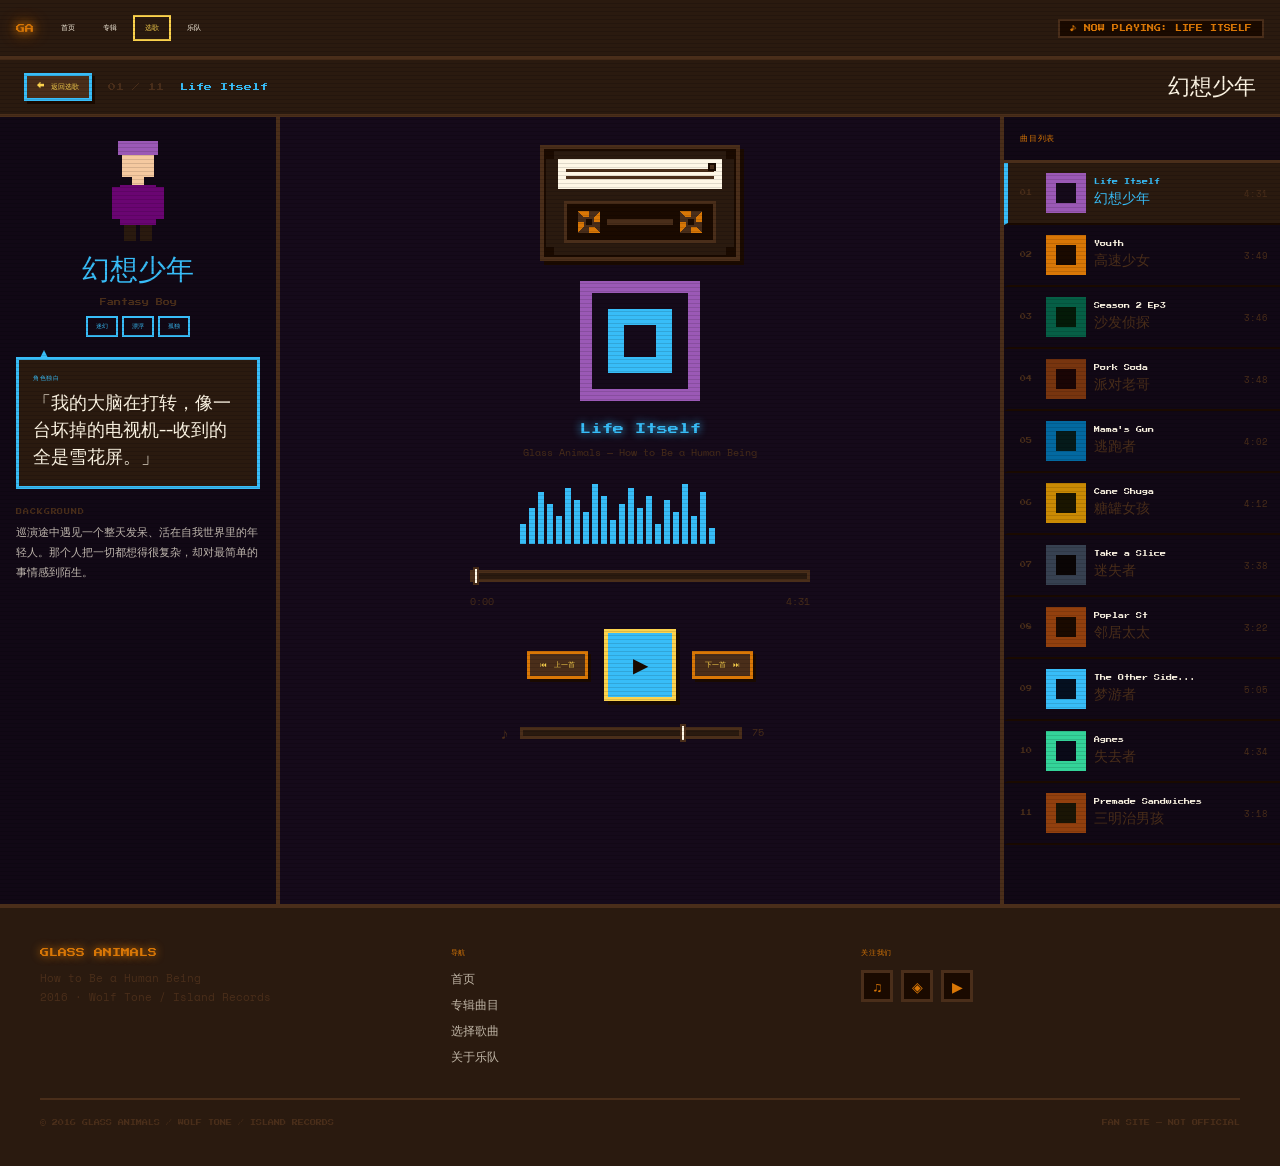
<file: life-itself.html>
<!DOCTYPE html>
<html lang="zh">
<head>
  <meta charset="UTF-8">
  <meta name="viewport" content="width=device-width, initial-scale=1.0">
  <title>Life Itself — Glass Animals</title>
  <link rel="stylesheet" href="style.css">
</head>
<body class="song-page life-itself">

<input type="checkbox" id="play" class="play-toggle sr-only">

<div id="scanlines"></div>

<nav class="site-nav">
  <input type="checkbox" id="nav-toggle" class="nav-toggle sr-only">
  <div class="nav-bar">
    <a href="index.html" class="nav-logo">GA</a>
    <div class="nav-links">
      <a href="index.html" class="nav-link">首页</a>
      <a href="album.html" class="nav-link">专辑</a>
      <a href="songs.html" class="nav-link active">选歌</a>
      <a href="band.html" class="nav-link">乐队</a>
    </div>
    <div class="nav-player">♪ NOW PLAYING: LIFE ITSELF</div>
    <label for="nav-toggle" class="hamburger">
      <span class="hamburger-line"></span>
      <span class="hamburger-line"></span>
      <span class="hamburger-line"></span>
    </label>
  </div>
  <div class="mobile-menu">
    <a href="index.html" class="nav-link">首页</a>
    <a href="album.html" class="nav-link">专辑</a>
    <a href="songs.html" class="nav-link active">选歌</a>
    <a href="band.html" class="nav-link">乐队</a>
  </div>
</nav>

<main class="player-layout">
  <div class="player-top-bar">
    <a href="songs.html" class="px-btn px-btn-sm px-btn-ghost accent-border">← 返回选歌</a>
    <span class="player-top-num">01 / 11</span>
    <span class="player-top-title">Life Itself</span>
    <span class="player-top-char">幻想少年</span>
  </div>

  <div class="player-grid">

    <!-- LEFT -->
    <div class="player-left">
      <div class="player-char-section">
        <div class="player-char-avatar-wrap"><div class="char-avatar"></div></div>
        <div class="player-char-name-zh">幻想少年</div>
        <div class="player-char-name-en">Fantasy Boy</div>
        <div class="player-char-moods">
          <span class="mood-tag">迷幻</span>
          <span class="mood-tag">漂浮</span>
          <span class="mood-tag">孤独</span>
        </div>
      </div>
      <div class="char-dialog">
        <div class="dialog-label">角色独白</div>
        <p class="dialog-text">「我的大脑在打转，像一台坏掉的电视机——收到的全是雪花屏。」</p>
      </div>
      <div>
        <div class="player-section-label">BACKGROUND</div>
        <p class="player-bg-text">巡演途中遇见一个整天发呆、活在自我世界里的年轻人。那个人把一切都想得很复杂，却对最简单的事情感到陌生。</p>
      </div>
    </div>

    <!-- CENTER -->
    <div class="player-center">
      <div class="player-cassette-wrap">
        <div class="cassette-body">
          <div class="cassette-label">
            <div class="cassette-label-line"></div>
            <div class="cassette-label-line"></div>
          </div>
          <div class="cassette-led"></div>
          <div class="cassette-window">
            <div class="reel"><div class="reel-center"></div></div>
            <div class="cassette-tape"></div>
            <div class="reel"><div class="reel-center"></div></div>
          </div>
          <div class="cassette-corner cassette-corner-tl"></div>
          <div class="cassette-corner cassette-corner-tr"></div>
          <div class="cassette-corner cassette-corner-bl"></div>
          <div class="cassette-corner cassette-corner-br"></div>
        </div>
      </div>
      <div class="art-display player-art-display"></div>
      <div class="player-song-heading">
        <div class="player-song-title">Life Itself</div>
        <div class="player-song-sub">Glass Animals — How to Be a Human Being</div>
      </div>
      <div class="player-spectrum-wrap">
        <div class="spectrum-wrap">
          <div class="sp-bar"></div><div class="sp-bar"></div><div class="sp-bar"></div>
          <div class="sp-bar"></div><div class="sp-bar"></div><div class="sp-bar"></div>
          <div class="sp-bar"></div><div class="sp-bar"></div><div class="sp-bar"></div>
          <div class="sp-bar"></div><div class="sp-bar"></div><div class="sp-bar"></div>
          <div class="sp-bar"></div><div class="sp-bar"></div><div class="sp-bar"></div>
          <div class="sp-bar"></div><div class="sp-bar"></div><div class="sp-bar"></div>
          <div class="sp-bar"></div><div class="sp-bar"></div><div class="sp-bar"></div>
          <div class="sp-bar"></div>
        </div>
      </div>
      <div class="player-progress-section">
        <input type="range" class="progress-bar" value="0" min="0" max="100">
        <div class="progress-times"><span>0:00</span><span>4:31</span></div>
      </div>
      <div class="player-controls">
        <a href="premade-sandwiches.html" class="px-btn px-btn-sm">⏮ 上一首</a>
        <label for="play" class="play-btn-main">
          <span class="icon-play">▶</span>
          <span class="icon-pause">⏸</span>
        </label>
        <a href="youth.html" class="px-btn px-btn-sm">下一首 ⏭</a>
      </div>
      <div class="player-volume-section">
        <span class="volume-icon">♪</span>
        <input type="range" class="volume-bar" value="75" min="0" max="100">
        <span class="volume-label">75</span>
      </div>
    </div>

    <!-- RIGHT -->
    <div class="player-right">
      <div class="tracklist-header">曲目列表</div>
      <a href="life-itself.html" class="tracklist-item tracklist-item-active life-itself">
        <span class="tracklist-num">01</span>
        <div class="art-thumb art-thumb-sm tracklist-art"></div>
        <div class="tracklist-info">
          <div class="tracklist-title tracklist-title-active">Life Itself</div>
          <div class="tracklist-char tracklist-char-active">幻想少年</div>
        </div>
        <span class="tracklist-dur">4:31</span>
      </a>
      <a href="youth.html" class="tracklist-item youth">
        <span class="tracklist-num">02</span>
        <div class="art-thumb art-thumb-sm tracklist-art"></div>
        <div class="tracklist-info">
          <div class="tracklist-title">Youth</div>
          <div class="tracklist-char">高速少女</div>
        </div>
        <span class="tracklist-dur">3:49</span>
      </a>
      <a href="season-2-episode-3.html" class="tracklist-item s2e3">
        <span class="tracklist-num">03</span>
        <div class="art-thumb art-thumb-sm tracklist-art"></div>
        <div class="tracklist-info">
          <div class="tracklist-title">Season 2 Ep3</div>
          <div class="tracklist-char">沙发侦探</div>
        </div>
        <span class="tracklist-dur">3:46</span>
      </a>
      <a href="pork-soda.html" class="tracklist-item pork-soda">
        <span class="tracklist-num">04</span>
        <div class="art-thumb art-thumb-sm tracklist-art"></div>
        <div class="tracklist-info">
          <div class="tracklist-title">Pork Soda</div>
          <div class="tracklist-char">派对老哥</div>
        </div>
        <span class="tracklist-dur">3:48</span>
      </a>
      <a href="mamas-gun.html" class="tracklist-item mamas-gun">
        <span class="tracklist-num">05</span>
        <div class="art-thumb art-thumb-sm tracklist-art"></div>
        <div class="tracklist-info">
          <div class="tracklist-title">Mama's Gun</div>
          <div class="tracklist-char">逃跑者</div>
        </div>
        <span class="tracklist-dur">4:02</span>
      </a>
      <a href="cane-shuga.html" class="tracklist-item cane-shuga">
        <span class="tracklist-num">06</span>
        <div class="art-thumb art-thumb-sm tracklist-art"></div>
        <div class="tracklist-info">
          <div class="tracklist-title">Cane Shuga</div>
          <div class="tracklist-char">糖罐女孩</div>
        </div>
        <span class="tracklist-dur">4:12</span>
      </a>
      <a href="take-a-slice.html" class="tracklist-item take-a-slice">
        <span class="tracklist-num">07</span>
        <div class="art-thumb art-thumb-sm tracklist-art"></div>
        <div class="tracklist-info">
          <div class="tracklist-title">Take a Slice</div>
          <div class="tracklist-char">迷失者</div>
        </div>
        <span class="tracklist-dur">3:38</span>
      </a>
      <a href="poplar-st.html" class="tracklist-item poplar-st">
        <span class="tracklist-num">08</span>
        <div class="art-thumb art-thumb-sm tracklist-art"></div>
        <div class="tracklist-info">
          <div class="tracklist-title">Poplar St</div>
          <div class="tracklist-char">邻居太太</div>
        </div>
        <span class="tracklist-dur">3:22</span>
      </a>
      <a href="the-other-side-of-paradise.html" class="tracklist-item paradise">
        <span class="tracklist-num">09</span>
        <div class="art-thumb art-thumb-sm tracklist-art"></div>
        <div class="tracklist-info">
          <div class="tracklist-title">The Other Side...</div>
          <div class="tracklist-char">梦游者</div>
        </div>
        <span class="tracklist-dur">5:05</span>
      </a>
      <a href="agnes.html" class="tracklist-item agnes">
        <span class="tracklist-num">10</span>
        <div class="art-thumb art-thumb-sm tracklist-art"></div>
        <div class="tracklist-info">
          <div class="tracklist-title">Agnes</div>
          <div class="tracklist-char">失去者</div>
        </div>
        <span class="tracklist-dur">4:34</span>
      </a>
      <a href="premade-sandwiches.html" class="tracklist-item sandwiches">
        <span class="tracklist-num">11</span>
        <div class="art-thumb art-thumb-sm tracklist-art"></div>
        <div class="tracklist-info">
          <div class="tracklist-title">Premade Sandwiches</div>
          <div class="tracklist-char">三明治男孩</div>
        </div>
        <span class="tracklist-dur">3:18</span>
      </a>
    </div>

  </div>
</main>

<div class="mobile-player-bar">
  <label for="play" class="mini-play-label px-btn px-btn-sm">
    <span class="icon-play">▶</span><span class="icon-pause">⏸</span>
  </label>
  <div class="mobile-player-song">
    <div class="mobile-player-title">Life Itself</div>
    <div class="mobile-player-prog"></div>
  </div>
  <a href="youth.html" class="mobile-player-next">⏭</a>
</div>

<footer class="site-footer">
  <div class="footer-inner">
    <div>
      <div class="footer-logo">GLASS ANIMALS</div>
      <p class="footer-tagline">How to Be a Human Being<br>2016 · Wolf Tone / Island Records</p>
    </div>
    <div>
      <div class="footer-heading">导航</div>
      <div class="footer-links">
        <a href="index.html" class="footer-link">首页</a>
        <a href="album.html" class="footer-link">专辑曲目</a>
        <a href="songs.html" class="footer-link">选择歌曲</a>
        <a href="band.html" class="footer-link">关于乐队</a>
      </div>
    </div>
    <div>
      <div class="footer-heading">关注我们</div>
      <div class="footer-social">
        <span class="social-btn">♫</span>
        <span class="social-btn">◈</span>
        <span class="social-btn">▶</span>
      </div>
    </div>
  </div>
  <div class="footer-bottom">
    <span class="footer-copy">© 2016 GLASS ANIMALS / WOLF TONE / ISLAND RECORDS</span>
    <span class="footer-copy">FAN SITE — NOT OFFICIAL</span>
  </div>
</footer>

</body>
</html>
</file>
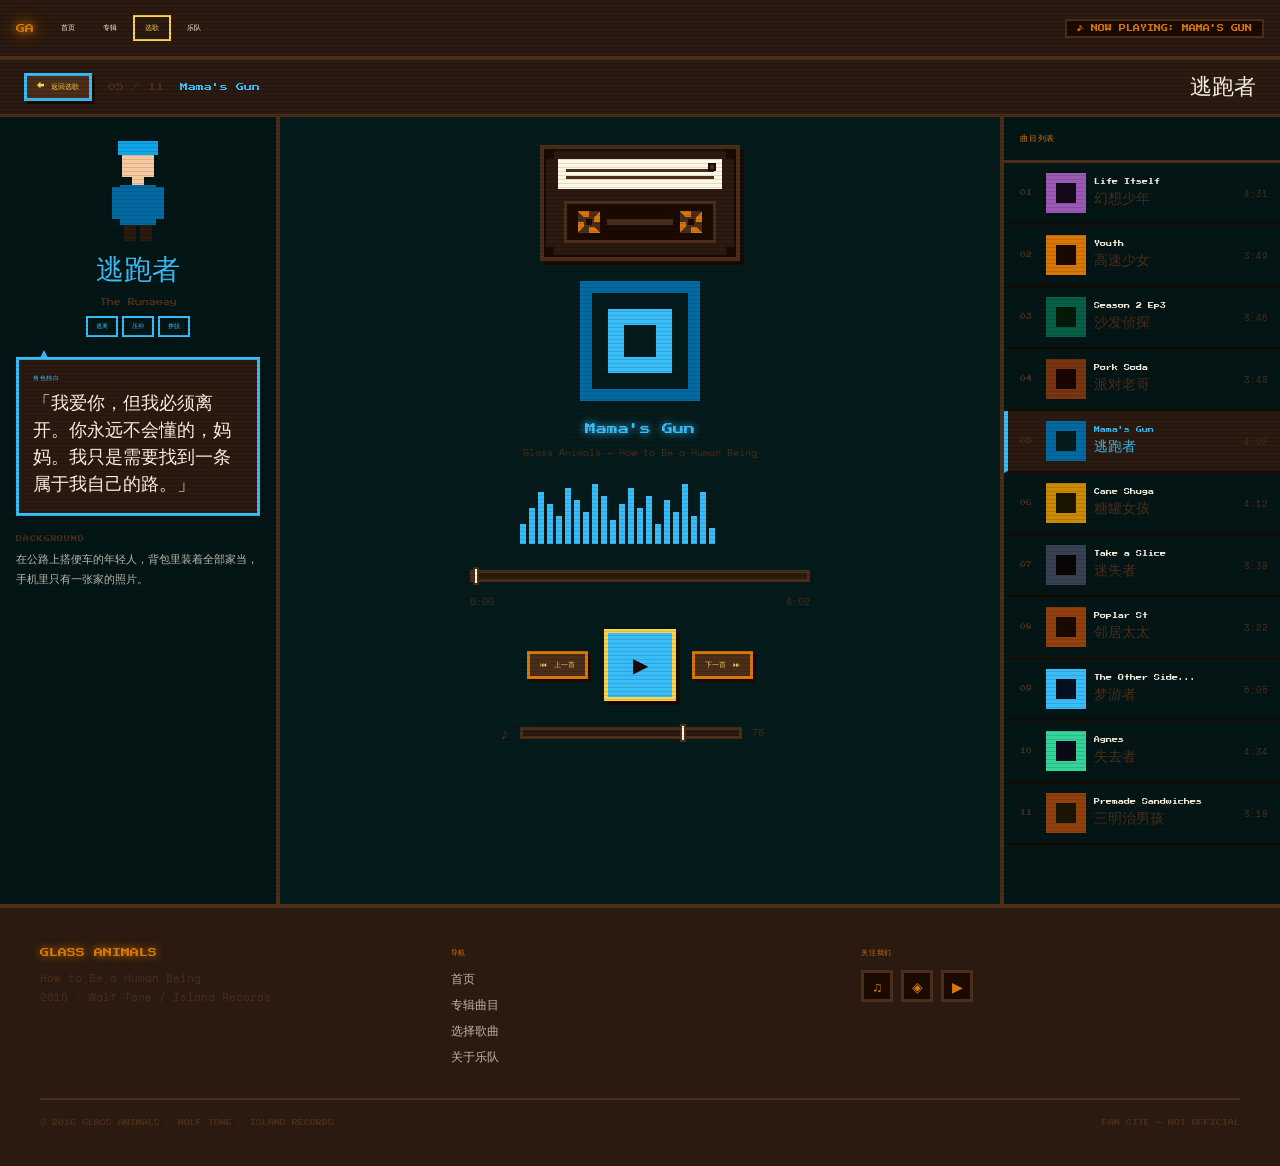
<file: mamas-gun.html>
<!DOCTYPE html>
<html lang="zh">
<head>
  <meta charset="UTF-8">
  <meta name="viewport" content="width=device-width, initial-scale=1.0">
  <title>Mama's Gun — Glass Animals</title>
  <link rel="stylesheet" href="style.css">
</head>
<body class="song-page mamas-gun">

<input type="checkbox" id="play" class="play-toggle sr-only">

<div id="scanlines"></div>

<nav class="site-nav">
  <input type="checkbox" id="nav-toggle" class="nav-toggle sr-only">
  <div class="nav-bar">
    <a href="index.html" class="nav-logo">GA</a>
    <div class="nav-links">
      <a href="index.html" class="nav-link">首页</a>
      <a href="album.html" class="nav-link">专辑</a>
      <a href="songs.html" class="nav-link active">选歌</a>
      <a href="band.html" class="nav-link">乐队</a>
    </div>
    <div class="nav-player">♪ NOW PLAYING: MAMA'S GUN</div>
    <label for="nav-toggle" class="hamburger">
      <span class="hamburger-line"></span>
      <span class="hamburger-line"></span>
      <span class="hamburger-line"></span>
    </label>
  </div>
  <div class="mobile-menu">
    <a href="index.html" class="nav-link">首页</a>
    <a href="album.html" class="nav-link">专辑</a>
    <a href="songs.html" class="nav-link active">选歌</a>
    <a href="band.html" class="nav-link">乐队</a>
  </div>
</nav>

<main class="player-layout">
  <div class="player-top-bar">
    <a href="songs.html" class="px-btn px-btn-sm px-btn-ghost accent-border">← 返回选歌</a>
    <span class="player-top-num">05 / 11</span>
    <span class="player-top-title">Mama's Gun</span>
    <span class="player-top-char">逃跑者</span>
  </div>

  <div class="player-grid">

    <div class="player-left">
      <div class="player-char-section">
        <div class="player-char-avatar-wrap"><div class="char-avatar"></div></div>
        <div class="player-char-name-zh">逃跑者</div>
        <div class="player-char-name-en">The Runaway</div>
        <div class="player-char-moods">
          <span class="mood-tag">逃离</span>
          <span class="mood-tag">压抑</span>
          <span class="mood-tag">挣脱</span>
        </div>
      </div>
      <div class="char-dialog">
        <div class="dialog-label">角色独白</div>
        <p class="dialog-text">「我爱你，但我必须离开。你永远不会懂的，妈妈。我只是需要找到一条属于我自己的路。」</p>
      </div>
      <div>
        <div class="player-section-label">BACKGROUND</div>
        <p class="player-bg-text">在公路上搭便车的年轻人，背包里装着全部家当，手机里只有一张家的照片。</p>
      </div>
    </div>

    <div class="player-center">
      <div class="player-cassette-wrap">
        <div class="cassette-body">
          <div class="cassette-label">
            <div class="cassette-label-line"></div>
            <div class="cassette-label-line"></div>
          </div>
          <div class="cassette-led"></div>
          <div class="cassette-window">
            <div class="reel"><div class="reel-center"></div></div>
            <div class="cassette-tape"></div>
            <div class="reel"><div class="reel-center"></div></div>
          </div>
          <div class="cassette-corner cassette-corner-tl"></div>
          <div class="cassette-corner cassette-corner-tr"></div>
          <div class="cassette-corner cassette-corner-bl"></div>
          <div class="cassette-corner cassette-corner-br"></div>
        </div>
      </div>
      <div class="art-display player-art-display"></div>
      <div class="player-song-heading">
        <div class="player-song-title">Mama's Gun</div>
        <div class="player-song-sub">Glass Animals — How to Be a Human Being</div>
      </div>
      <div class="player-spectrum-wrap">
        <div class="spectrum-wrap">
          <div class="sp-bar"></div><div class="sp-bar"></div><div class="sp-bar"></div>
          <div class="sp-bar"></div><div class="sp-bar"></div><div class="sp-bar"></div>
          <div class="sp-bar"></div><div class="sp-bar"></div><div class="sp-bar"></div>
          <div class="sp-bar"></div><div class="sp-bar"></div><div class="sp-bar"></div>
          <div class="sp-bar"></div><div class="sp-bar"></div><div class="sp-bar"></div>
          <div class="sp-bar"></div><div class="sp-bar"></div><div class="sp-bar"></div>
          <div class="sp-bar"></div><div class="sp-bar"></div><div class="sp-bar"></div>
          <div class="sp-bar"></div>
        </div>
      </div>
      <div class="player-progress-section">
        <input type="range" class="progress-bar" value="0" min="0" max="100">
        <div class="progress-times"><span>0:00</span><span>4:02</span></div>
      </div>
      <div class="player-controls">
        <a href="pork-soda.html" class="px-btn px-btn-sm">⏮ 上一首</a>
        <label for="play" class="play-btn-main">
          <span class="icon-play">▶</span>
          <span class="icon-pause">⏸</span>
        </label>
        <a href="cane-shuga.html" class="px-btn px-btn-sm">下一首 ⏭</a>
      </div>
      <div class="player-volume-section">
        <span class="volume-icon">♪</span>
        <input type="range" class="volume-bar" value="75" min="0" max="100">
        <span class="volume-label">75</span>
      </div>
    </div>

    <div class="player-right">
      <div class="tracklist-header">曲目列表</div>
      <a href="life-itself.html" class="tracklist-item life-itself"><span class="tracklist-num">01</span><div class="art-thumb art-thumb-sm tracklist-art"></div><div class="tracklist-info"><div class="tracklist-title">Life Itself</div><div class="tracklist-char">幻想少年</div></div><span class="tracklist-dur">4:31</span></a>
      <a href="youth.html" class="tracklist-item youth"><span class="tracklist-num">02</span><div class="art-thumb art-thumb-sm tracklist-art"></div><div class="tracklist-info"><div class="tracklist-title">Youth</div><div class="tracklist-char">高速少女</div></div><span class="tracklist-dur">3:49</span></a>
      <a href="season-2-episode-3.html" class="tracklist-item s2e3"><span class="tracklist-num">03</span><div class="art-thumb art-thumb-sm tracklist-art"></div><div class="tracklist-info"><div class="tracklist-title">Season 2 Ep3</div><div class="tracklist-char">沙发侦探</div></div><span class="tracklist-dur">3:46</span></a>
      <a href="pork-soda.html" class="tracklist-item pork-soda"><span class="tracklist-num">04</span><div class="art-thumb art-thumb-sm tracklist-art"></div><div class="tracklist-info"><div class="tracklist-title">Pork Soda</div><div class="tracklist-char">派对老哥</div></div><span class="tracklist-dur">3:48</span></a>
      <a href="mamas-gun.html" class="tracklist-item tracklist-item-active mamas-gun"><span class="tracklist-num">05</span><div class="art-thumb art-thumb-sm tracklist-art"></div><div class="tracklist-info"><div class="tracklist-title tracklist-title-active">Mama's Gun</div><div class="tracklist-char tracklist-char-active">逃跑者</div></div><span class="tracklist-dur">4:02</span></a>
      <a href="cane-shuga.html" class="tracklist-item cane-shuga"><span class="tracklist-num">06</span><div class="art-thumb art-thumb-sm tracklist-art"></div><div class="tracklist-info"><div class="tracklist-title">Cane Shuga</div><div class="tracklist-char">糖罐女孩</div></div><span class="tracklist-dur">4:12</span></a>
      <a href="take-a-slice.html" class="tracklist-item take-a-slice"><span class="tracklist-num">07</span><div class="art-thumb art-thumb-sm tracklist-art"></div><div class="tracklist-info"><div class="tracklist-title">Take a Slice</div><div class="tracklist-char">迷失者</div></div><span class="tracklist-dur">3:38</span></a>
      <a href="poplar-st.html" class="tracklist-item poplar-st"><span class="tracklist-num">08</span><div class="art-thumb art-thumb-sm tracklist-art"></div><div class="tracklist-info"><div class="tracklist-title">Poplar St</div><div class="tracklist-char">邻居太太</div></div><span class="tracklist-dur">3:22</span></a>
      <a href="the-other-side-of-paradise.html" class="tracklist-item paradise"><span class="tracklist-num">09</span><div class="art-thumb art-thumb-sm tracklist-art"></div><div class="tracklist-info"><div class="tracklist-title">The Other Side...</div><div class="tracklist-char">梦游者</div></div><span class="tracklist-dur">5:05</span></a>
      <a href="agnes.html" class="tracklist-item agnes"><span class="tracklist-num">10</span><div class="art-thumb art-thumb-sm tracklist-art"></div><div class="tracklist-info"><div class="tracklist-title">Agnes</div><div class="tracklist-char">失去者</div></div><span class="tracklist-dur">4:34</span></a>
      <a href="premade-sandwiches.html" class="tracklist-item sandwiches"><span class="tracklist-num">11</span><div class="art-thumb art-thumb-sm tracklist-art"></div><div class="tracklist-info"><div class="tracklist-title">Premade Sandwiches</div><div class="tracklist-char">三明治男孩</div></div><span class="tracklist-dur">3:18</span></a>
    </div>

  </div>
</main>

<div class="mobile-player-bar">
  <label for="play" class="mini-play-label px-btn px-btn-sm">
    <span class="icon-play">▶</span><span class="icon-pause">⏸</span>
  </label>
  <div class="mobile-player-song">
    <div class="mobile-player-title">Mama's Gun</div>
    <div class="mobile-player-prog"></div>
  </div>
  <a href="cane-shuga.html" class="mobile-player-next">⏭</a>
</div>

<footer class="site-footer">
  <div class="footer-inner">
    <div><div class="footer-logo">GLASS ANIMALS</div><p class="footer-tagline">How to Be a Human Being<br>2016 · Wolf Tone / Island Records</p></div>
    <div><div class="footer-heading">导航</div><div class="footer-links"><a href="index.html" class="footer-link">首页</a><a href="album.html" class="footer-link">专辑曲目</a><a href="songs.html" class="footer-link">选择歌曲</a><a href="band.html" class="footer-link">关于乐队</a></div></div>
    <div><div class="footer-heading">关注我们</div><div class="footer-social"><span class="social-btn">♫</span><span class="social-btn">◈</span><span class="social-btn">▶</span></div></div>
  </div>
  <div class="footer-bottom">
    <span class="footer-copy">© 2016 GLASS ANIMALS / WOLF TONE / ISLAND RECORDS</span>
    <span class="footer-copy">FAN SITE — NOT OFFICIAL</span>
  </div>
</footer>

</body>
</html>
</file>
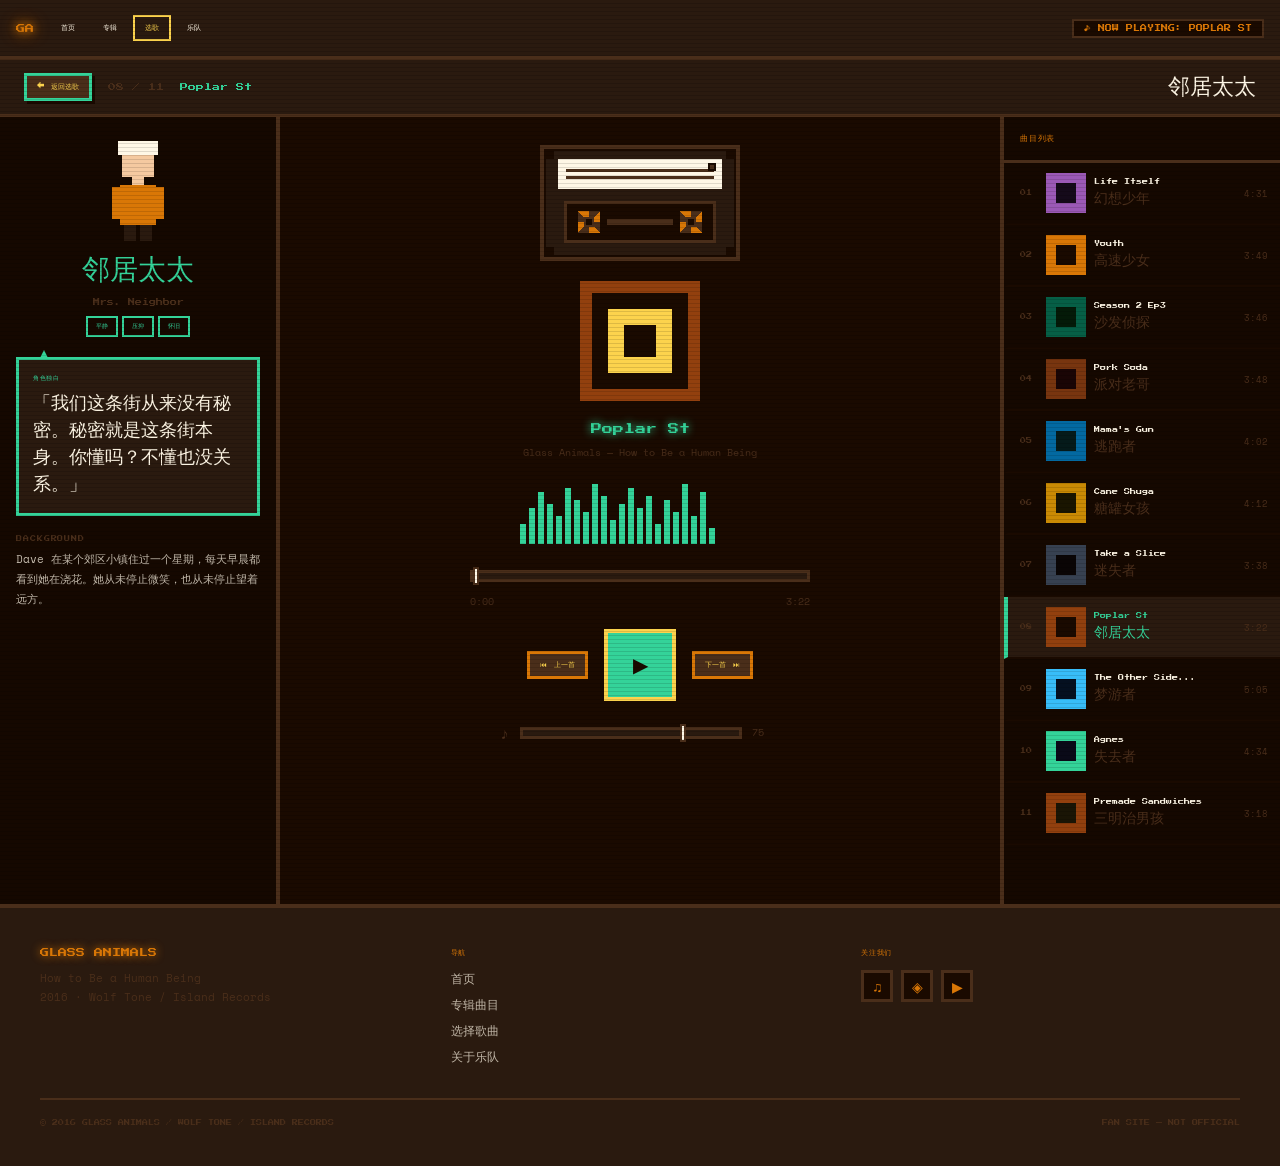
<file: poplar-st.html>
<!DOCTYPE html>
<html lang="zh">
<head>
  <meta charset="UTF-8">
  <meta name="viewport" content="width=device-width, initial-scale=1.0">
  <title>Poplar St — Glass Animals</title>
  <link rel="stylesheet" href="style.css">
</head>
<body class="song-page poplar-st">

<input type="checkbox" id="play" class="play-toggle sr-only">

<div id="scanlines"></div>

<nav class="site-nav">
  <input type="checkbox" id="nav-toggle" class="nav-toggle sr-only">
  <div class="nav-bar">
    <a href="index.html" class="nav-logo">GA</a>
    <div class="nav-links">
      <a href="index.html" class="nav-link">首页</a>
      <a href="album.html" class="nav-link">专辑</a>
      <a href="songs.html" class="nav-link active">选歌</a>
      <a href="band.html" class="nav-link">乐队</a>
    </div>
    <div class="nav-player">♪ NOW PLAYING: POPLAR ST</div>
    <label for="nav-toggle" class="hamburger">
      <span class="hamburger-line"></span>
      <span class="hamburger-line"></span>
      <span class="hamburger-line"></span>
    </label>
  </div>
  <div class="mobile-menu">
    <a href="index.html" class="nav-link">首页</a>
    <a href="album.html" class="nav-link">专辑</a>
    <a href="songs.html" class="nav-link active">选歌</a>
    <a href="band.html" class="nav-link">乐队</a>
  </div>
</nav>

<main class="player-layout">
  <div class="player-top-bar">
    <a href="songs.html" class="px-btn px-btn-sm px-btn-ghost accent-border">← 返回选歌</a>
    <span class="player-top-num">08 / 11</span>
    <span class="player-top-title">Poplar St</span>
    <span class="player-top-char">邻居太太</span>
  </div>

  <div class="player-grid">

    <div class="player-left">
      <div class="player-char-section">
        <div class="player-char-avatar-wrap"><div class="char-avatar"></div></div>
        <div class="player-char-name-zh">邻居太太</div>
        <div class="player-char-name-en">Mrs. Neighbor</div>
        <div class="player-char-moods">
          <span class="mood-tag">平静</span>
          <span class="mood-tag">压抑</span>
          <span class="mood-tag">怀旧</span>
        </div>
      </div>
      <div class="char-dialog">
        <div class="dialog-label">角色独白</div>
        <p class="dialog-text">「我们这条街从来没有秘密。秘密就是这条街本身。你懂吗？不懂也没关系。」</p>
      </div>
      <div>
        <div class="player-section-label">BACKGROUND</div>
        <p class="player-bg-text">Dave 在某个郊区小镇住过一个星期，每天早晨都看到她在浇花。她从未停止微笑，也从未停止望着远方。</p>
      </div>
    </div>

    <div class="player-center">
      <div class="player-cassette-wrap">
        <div class="cassette-body">
          <div class="cassette-label">
            <div class="cassette-label-line"></div>
            <div class="cassette-label-line"></div>
          </div>
          <div class="cassette-led"></div>
          <div class="cassette-window">
            <div class="reel"><div class="reel-center"></div></div>
            <div class="cassette-tape"></div>
            <div class="reel"><div class="reel-center"></div></div>
          </div>
          <div class="cassette-corner cassette-corner-tl"></div>
          <div class="cassette-corner cassette-corner-tr"></div>
          <div class="cassette-corner cassette-corner-bl"></div>
          <div class="cassette-corner cassette-corner-br"></div>
        </div>
      </div>
      <div class="art-display player-art-display"></div>
      <div class="player-song-heading">
        <div class="player-song-title">Poplar St</div>
        <div class="player-song-sub">Glass Animals — How to Be a Human Being</div>
      </div>
      <div class="player-spectrum-wrap">
        <div class="spectrum-wrap">
          <div class="sp-bar"></div><div class="sp-bar"></div><div class="sp-bar"></div>
          <div class="sp-bar"></div><div class="sp-bar"></div><div class="sp-bar"></div>
          <div class="sp-bar"></div><div class="sp-bar"></div><div class="sp-bar"></div>
          <div class="sp-bar"></div><div class="sp-bar"></div><div class="sp-bar"></div>
          <div class="sp-bar"></div><div class="sp-bar"></div><div class="sp-bar"></div>
          <div class="sp-bar"></div><div class="sp-bar"></div><div class="sp-bar"></div>
          <div class="sp-bar"></div><div class="sp-bar"></div><div class="sp-bar"></div>
          <div class="sp-bar"></div>
        </div>
      </div>
      <div class="player-progress-section">
        <input type="range" class="progress-bar" value="0" min="0" max="100">
        <div class="progress-times"><span>0:00</span><span>3:22</span></div>
      </div>
      <div class="player-controls">
        <a href="take-a-slice.html" class="px-btn px-btn-sm">⏮ 上一首</a>
        <label for="play" class="play-btn-main">
          <span class="icon-play">▶</span>
          <span class="icon-pause">⏸</span>
        </label>
        <a href="the-other-side-of-paradise.html" class="px-btn px-btn-sm">下一首 ⏭</a>
      </div>
      <div class="player-volume-section">
        <span class="volume-icon">♪</span>
        <input type="range" class="volume-bar" value="75" min="0" max="100">
        <span class="volume-label">75</span>
      </div>
    </div>

    <div class="player-right">
      <div class="tracklist-header">曲目列表</div>
      <a href="life-itself.html" class="tracklist-item life-itself"><span class="tracklist-num">01</span><div class="art-thumb art-thumb-sm tracklist-art"></div><div class="tracklist-info"><div class="tracklist-title">Life Itself</div><div class="tracklist-char">幻想少年</div></div><span class="tracklist-dur">4:31</span></a>
      <a href="youth.html" class="tracklist-item youth"><span class="tracklist-num">02</span><div class="art-thumb art-thumb-sm tracklist-art"></div><div class="tracklist-info"><div class="tracklist-title">Youth</div><div class="tracklist-char">高速少女</div></div><span class="tracklist-dur">3:49</span></a>
      <a href="season-2-episode-3.html" class="tracklist-item s2e3"><span class="tracklist-num">03</span><div class="art-thumb art-thumb-sm tracklist-art"></div><div class="tracklist-info"><div class="tracklist-title">Season 2 Ep3</div><div class="tracklist-char">沙发侦探</div></div><span class="tracklist-dur">3:46</span></a>
      <a href="pork-soda.html" class="tracklist-item pork-soda"><span class="tracklist-num">04</span><div class="art-thumb art-thumb-sm tracklist-art"></div><div class="tracklist-info"><div class="tracklist-title">Pork Soda</div><div class="tracklist-char">派对老哥</div></div><span class="tracklist-dur">3:48</span></a>
      <a href="mamas-gun.html" class="tracklist-item mamas-gun"><span class="tracklist-num">05</span><div class="art-thumb art-thumb-sm tracklist-art"></div><div class="tracklist-info"><div class="tracklist-title">Mama's Gun</div><div class="tracklist-char">逃跑者</div></div><span class="tracklist-dur">4:02</span></a>
      <a href="cane-shuga.html" class="tracklist-item cane-shuga"><span class="tracklist-num">06</span><div class="art-thumb art-thumb-sm tracklist-art"></div><div class="tracklist-info"><div class="tracklist-title">Cane Shuga</div><div class="tracklist-char">糖罐女孩</div></div><span class="tracklist-dur">4:12</span></a>
      <a href="take-a-slice.html" class="tracklist-item take-a-slice"><span class="tracklist-num">07</span><div class="art-thumb art-thumb-sm tracklist-art"></div><div class="tracklist-info"><div class="tracklist-title">Take a Slice</div><div class="tracklist-char">迷失者</div></div><span class="tracklist-dur">3:38</span></a>
      <a href="poplar-st.html" class="tracklist-item tracklist-item-active poplar-st"><span class="tracklist-num">08</span><div class="art-thumb art-thumb-sm tracklist-art"></div><div class="tracklist-info"><div class="tracklist-title tracklist-title-active">Poplar St</div><div class="tracklist-char tracklist-char-active">邻居太太</div></div><span class="tracklist-dur">3:22</span></a>
      <a href="the-other-side-of-paradise.html" class="tracklist-item paradise"><span class="tracklist-num">09</span><div class="art-thumb art-thumb-sm tracklist-art"></div><div class="tracklist-info"><div class="tracklist-title">The Other Side...</div><div class="tracklist-char">梦游者</div></div><span class="tracklist-dur">5:05</span></a>
      <a href="agnes.html" class="tracklist-item agnes"><span class="tracklist-num">10</span><div class="art-thumb art-thumb-sm tracklist-art"></div><div class="tracklist-info"><div class="tracklist-title">Agnes</div><div class="tracklist-char">失去者</div></div><span class="tracklist-dur">4:34</span></a>
      <a href="premade-sandwiches.html" class="tracklist-item sandwiches"><span class="tracklist-num">11</span><div class="art-thumb art-thumb-sm tracklist-art"></div><div class="tracklist-info"><div class="tracklist-title">Premade Sandwiches</div><div class="tracklist-char">三明治男孩</div></div><span class="tracklist-dur">3:18</span></a>
    </div>

  </div>
</main>

<div class="mobile-player-bar">
  <label for="play" class="mini-play-label px-btn px-btn-sm">
    <span class="icon-play">▶</span><span class="icon-pause">⏸</span>
  </label>
  <div class="mobile-player-song">
    <div class="mobile-player-title">Poplar St</div>
    <div class="mobile-player-prog"></div>
  </div>
  <a href="the-other-side-of-paradise.html" class="mobile-player-next">⏭</a>
</div>

<footer class="site-footer">
  <div class="footer-inner">
    <div><div class="footer-logo">GLASS ANIMALS</div><p class="footer-tagline">How to Be a Human Being<br>2016 · Wolf Tone / Island Records</p></div>
    <div><div class="footer-heading">导航</div><div class="footer-links"><a href="index.html" class="footer-link">首页</a><a href="album.html" class="footer-link">专辑曲目</a><a href="songs.html" class="footer-link">选择歌曲</a><a href="band.html" class="footer-link">关于乐队</a></div></div>
    <div><div class="footer-heading">关注我们</div><div class="footer-social"><span class="social-btn">♫</span><span class="social-btn">◈</span><span class="social-btn">▶</span></div></div>
  </div>
  <div class="footer-bottom">
    <span class="footer-copy">© 2016 GLASS ANIMALS / WOLF TONE / ISLAND RECORDS</span>
    <span class="footer-copy">FAN SITE — NOT OFFICIAL</span>
  </div>
</footer>

</body>
</html>
</file>
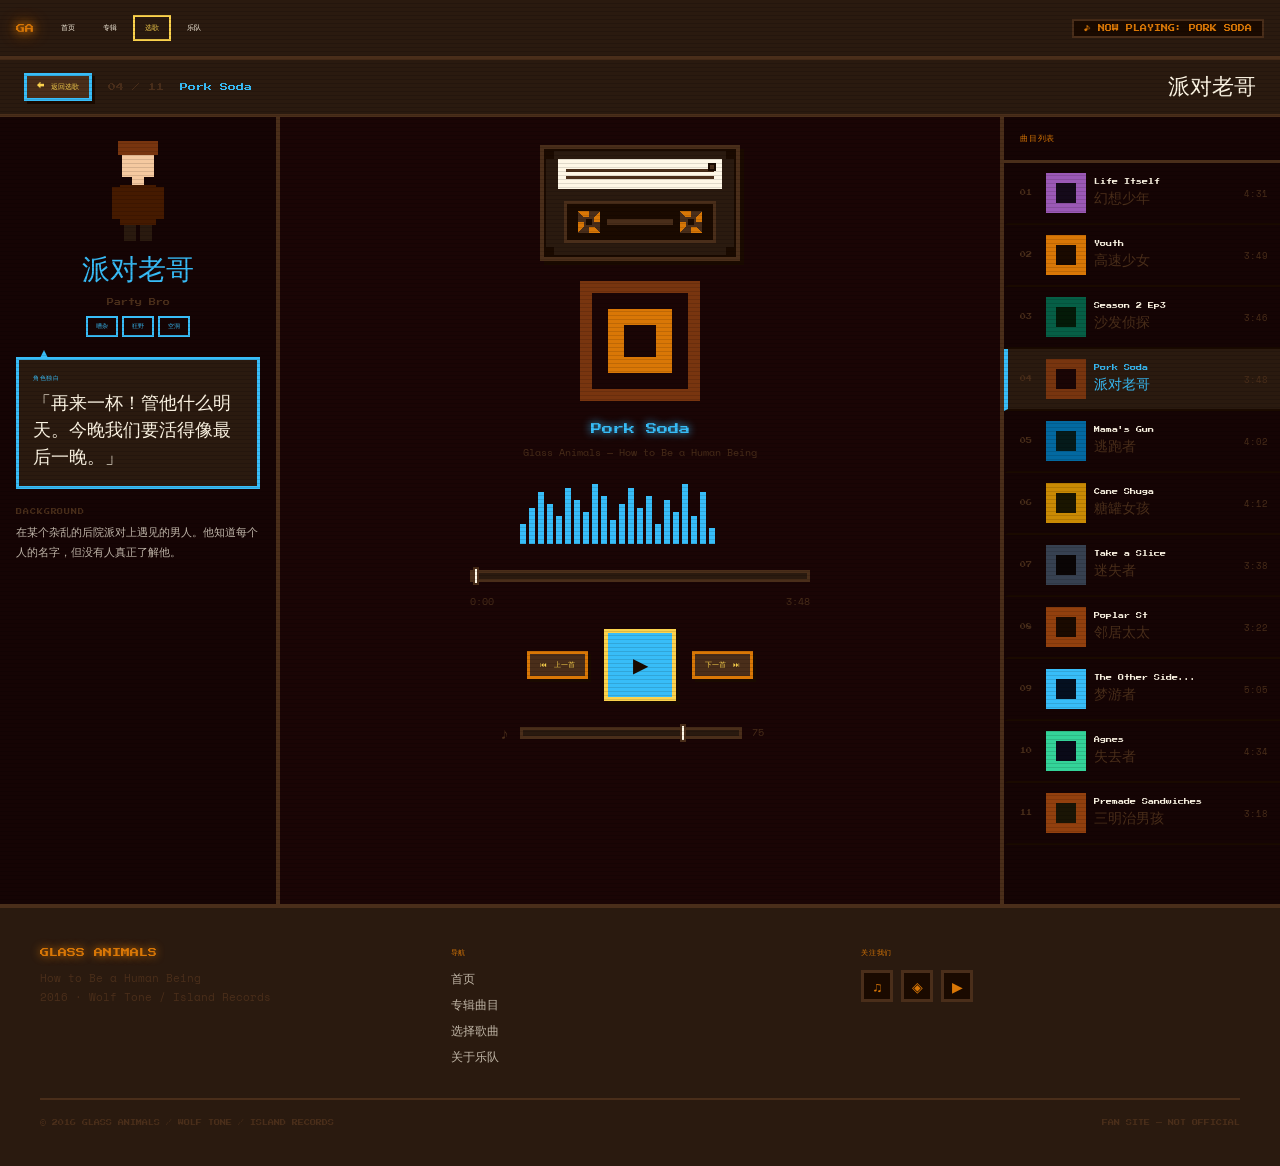
<file: pork-soda.html>
<!DOCTYPE html>
<html lang="zh">
<head>
  <meta charset="UTF-8">
  <meta name="viewport" content="width=device-width, initial-scale=1.0">
  <title>Pork Soda — Glass Animals</title>
  <link rel="stylesheet" href="style.css">
</head>
<body class="song-page pork-soda">

<input type="checkbox" id="play" class="play-toggle sr-only">

<div id="scanlines"></div>

<nav class="site-nav">
  <input type="checkbox" id="nav-toggle" class="nav-toggle sr-only">
  <div class="nav-bar">
    <a href="index.html" class="nav-logo">GA</a>
    <div class="nav-links">
      <a href="index.html" class="nav-link">首页</a>
      <a href="album.html" class="nav-link">专辑</a>
      <a href="songs.html" class="nav-link active">选歌</a>
      <a href="band.html" class="nav-link">乐队</a>
    </div>
    <div class="nav-player">♪ NOW PLAYING: PORK SODA</div>
    <label for="nav-toggle" class="hamburger">
      <span class="hamburger-line"></span>
      <span class="hamburger-line"></span>
      <span class="hamburger-line"></span>
    </label>
  </div>
  <div class="mobile-menu">
    <a href="index.html" class="nav-link">首页</a>
    <a href="album.html" class="nav-link">专辑</a>
    <a href="songs.html" class="nav-link active">选歌</a>
    <a href="band.html" class="nav-link">乐队</a>
  </div>
</nav>

<main class="player-layout">
  <div class="player-top-bar">
    <a href="songs.html" class="px-btn px-btn-sm px-btn-ghost accent-border">← 返回选歌</a>
    <span class="player-top-num">04 / 11</span>
    <span class="player-top-title">Pork Soda</span>
    <span class="player-top-char">派对老哥</span>
  </div>

  <div class="player-grid">

    <div class="player-left">
      <div class="player-char-section">
        <div class="player-char-avatar-wrap"><div class="char-avatar"></div></div>
        <div class="player-char-name-zh">派对老哥</div>
        <div class="player-char-name-en">Party Bro</div>
        <div class="player-char-moods">
          <span class="mood-tag">嘈杂</span>
          <span class="mood-tag">狂野</span>
          <span class="mood-tag">空洞</span>
        </div>
      </div>
      <div class="char-dialog">
        <div class="dialog-label">角色独白</div>
        <p class="dialog-text">「再来一杯！管他什么明天。今晚我们要活得像最后一晚。」</p>
      </div>
      <div>
        <div class="player-section-label">BACKGROUND</div>
        <p class="player-bg-text">在某个杂乱的后院派对上遇见的男人。他知道每个人的名字，但没有人真正了解他。</p>
      </div>
    </div>

    <div class="player-center">
      <div class="player-cassette-wrap">
        <div class="cassette-body">
          <div class="cassette-label">
            <div class="cassette-label-line"></div>
            <div class="cassette-label-line"></div>
          </div>
          <div class="cassette-led"></div>
          <div class="cassette-window">
            <div class="reel"><div class="reel-center"></div></div>
            <div class="cassette-tape"></div>
            <div class="reel"><div class="reel-center"></div></div>
          </div>
          <div class="cassette-corner cassette-corner-tl"></div>
          <div class="cassette-corner cassette-corner-tr"></div>
          <div class="cassette-corner cassette-corner-bl"></div>
          <div class="cassette-corner cassette-corner-br"></div>
        </div>
      </div>
      <div class="art-display player-art-display"></div>
      <div class="player-song-heading">
        <div class="player-song-title">Pork Soda</div>
        <div class="player-song-sub">Glass Animals — How to Be a Human Being</div>
      </div>
      <div class="player-spectrum-wrap">
        <div class="spectrum-wrap">
          <div class="sp-bar"></div><div class="sp-bar"></div><div class="sp-bar"></div>
          <div class="sp-bar"></div><div class="sp-bar"></div><div class="sp-bar"></div>
          <div class="sp-bar"></div><div class="sp-bar"></div><div class="sp-bar"></div>
          <div class="sp-bar"></div><div class="sp-bar"></div><div class="sp-bar"></div>
          <div class="sp-bar"></div><div class="sp-bar"></div><div class="sp-bar"></div>
          <div class="sp-bar"></div><div class="sp-bar"></div><div class="sp-bar"></div>
          <div class="sp-bar"></div><div class="sp-bar"></div><div class="sp-bar"></div>
          <div class="sp-bar"></div>
        </div>
      </div>
      <div class="player-progress-section">
        <input type="range" class="progress-bar" value="0" min="0" max="100">
        <div class="progress-times"><span>0:00</span><span>3:48</span></div>
      </div>
      <div class="player-controls">
        <a href="season-2-episode-3.html" class="px-btn px-btn-sm">⏮ 上一首</a>
        <label for="play" class="play-btn-main">
          <span class="icon-play">▶</span>
          <span class="icon-pause">⏸</span>
        </label>
        <a href="mamas-gun.html" class="px-btn px-btn-sm">下一首 ⏭</a>
      </div>
      <div class="player-volume-section">
        <span class="volume-icon">♪</span>
        <input type="range" class="volume-bar" value="75" min="0" max="100">
        <span class="volume-label">75</span>
      </div>
    </div>

    <div class="player-right">
      <div class="tracklist-header">曲目列表</div>
      <a href="life-itself.html" class="tracklist-item life-itself"><span class="tracklist-num">01</span><div class="art-thumb art-thumb-sm tracklist-art"></div><div class="tracklist-info"><div class="tracklist-title">Life Itself</div><div class="tracklist-char">幻想少年</div></div><span class="tracklist-dur">4:31</span></a>
      <a href="youth.html" class="tracklist-item youth"><span class="tracklist-num">02</span><div class="art-thumb art-thumb-sm tracklist-art"></div><div class="tracklist-info"><div class="tracklist-title">Youth</div><div class="tracklist-char">高速少女</div></div><span class="tracklist-dur">3:49</span></a>
      <a href="season-2-episode-3.html" class="tracklist-item s2e3"><span class="tracklist-num">03</span><div class="art-thumb art-thumb-sm tracklist-art"></div><div class="tracklist-info"><div class="tracklist-title">Season 2 Ep3</div><div class="tracklist-char">沙发侦探</div></div><span class="tracklist-dur">3:46</span></a>
      <a href="pork-soda.html" class="tracklist-item tracklist-item-active pork-soda"><span class="tracklist-num">04</span><div class="art-thumb art-thumb-sm tracklist-art"></div><div class="tracklist-info"><div class="tracklist-title tracklist-title-active">Pork Soda</div><div class="tracklist-char tracklist-char-active">派对老哥</div></div><span class="tracklist-dur">3:48</span></a>
      <a href="mamas-gun.html" class="tracklist-item mamas-gun"><span class="tracklist-num">05</span><div class="art-thumb art-thumb-sm tracklist-art"></div><div class="tracklist-info"><div class="tracklist-title">Mama's Gun</div><div class="tracklist-char">逃跑者</div></div><span class="tracklist-dur">4:02</span></a>
      <a href="cane-shuga.html" class="tracklist-item cane-shuga"><span class="tracklist-num">06</span><div class="art-thumb art-thumb-sm tracklist-art"></div><div class="tracklist-info"><div class="tracklist-title">Cane Shuga</div><div class="tracklist-char">糖罐女孩</div></div><span class="tracklist-dur">4:12</span></a>
      <a href="take-a-slice.html" class="tracklist-item take-a-slice"><span class="tracklist-num">07</span><div class="art-thumb art-thumb-sm tracklist-art"></div><div class="tracklist-info"><div class="tracklist-title">Take a Slice</div><div class="tracklist-char">迷失者</div></div><span class="tracklist-dur">3:38</span></a>
      <a href="poplar-st.html" class="tracklist-item poplar-st"><span class="tracklist-num">08</span><div class="art-thumb art-thumb-sm tracklist-art"></div><div class="tracklist-info"><div class="tracklist-title">Poplar St</div><div class="tracklist-char">邻居太太</div></div><span class="tracklist-dur">3:22</span></a>
      <a href="the-other-side-of-paradise.html" class="tracklist-item paradise"><span class="tracklist-num">09</span><div class="art-thumb art-thumb-sm tracklist-art"></div><div class="tracklist-info"><div class="tracklist-title">The Other Side...</div><div class="tracklist-char">梦游者</div></div><span class="tracklist-dur">5:05</span></a>
      <a href="agnes.html" class="tracklist-item agnes"><span class="tracklist-num">10</span><div class="art-thumb art-thumb-sm tracklist-art"></div><div class="tracklist-info"><div class="tracklist-title">Agnes</div><div class="tracklist-char">失去者</div></div><span class="tracklist-dur">4:34</span></a>
      <a href="premade-sandwiches.html" class="tracklist-item sandwiches"><span class="tracklist-num">11</span><div class="art-thumb art-thumb-sm tracklist-art"></div><div class="tracklist-info"><div class="tracklist-title">Premade Sandwiches</div><div class="tracklist-char">三明治男孩</div></div><span class="tracklist-dur">3:18</span></a>
    </div>

  </div>
</main>

<div class="mobile-player-bar">
  <label for="play" class="mini-play-label px-btn px-btn-sm">
    <span class="icon-play">▶</span><span class="icon-pause">⏸</span>
  </label>
  <div class="mobile-player-song">
    <div class="mobile-player-title">Pork Soda</div>
    <div class="mobile-player-prog"></div>
  </div>
  <a href="mamas-gun.html" class="mobile-player-next">⏭</a>
</div>

<footer class="site-footer">
  <div class="footer-inner">
    <div><div class="footer-logo">GLASS ANIMALS</div><p class="footer-tagline">How to Be a Human Being<br>2016 · Wolf Tone / Island Records</p></div>
    <div><div class="footer-heading">导航</div><div class="footer-links"><a href="index.html" class="footer-link">首页</a><a href="album.html" class="footer-link">专辑曲目</a><a href="songs.html" class="footer-link">选择歌曲</a><a href="band.html" class="footer-link">关于乐队</a></div></div>
    <div><div class="footer-heading">关注我们</div><div class="footer-social"><span class="social-btn">♫</span><span class="social-btn">◈</span><span class="social-btn">▶</span></div></div>
  </div>
  <div class="footer-bottom">
    <span class="footer-copy">© 2016 GLASS ANIMALS / WOLF TONE / ISLAND RECORDS</span>
    <span class="footer-copy">FAN SITE — NOT OFFICIAL</span>
  </div>
</footer>

</body>
</html>
</file>
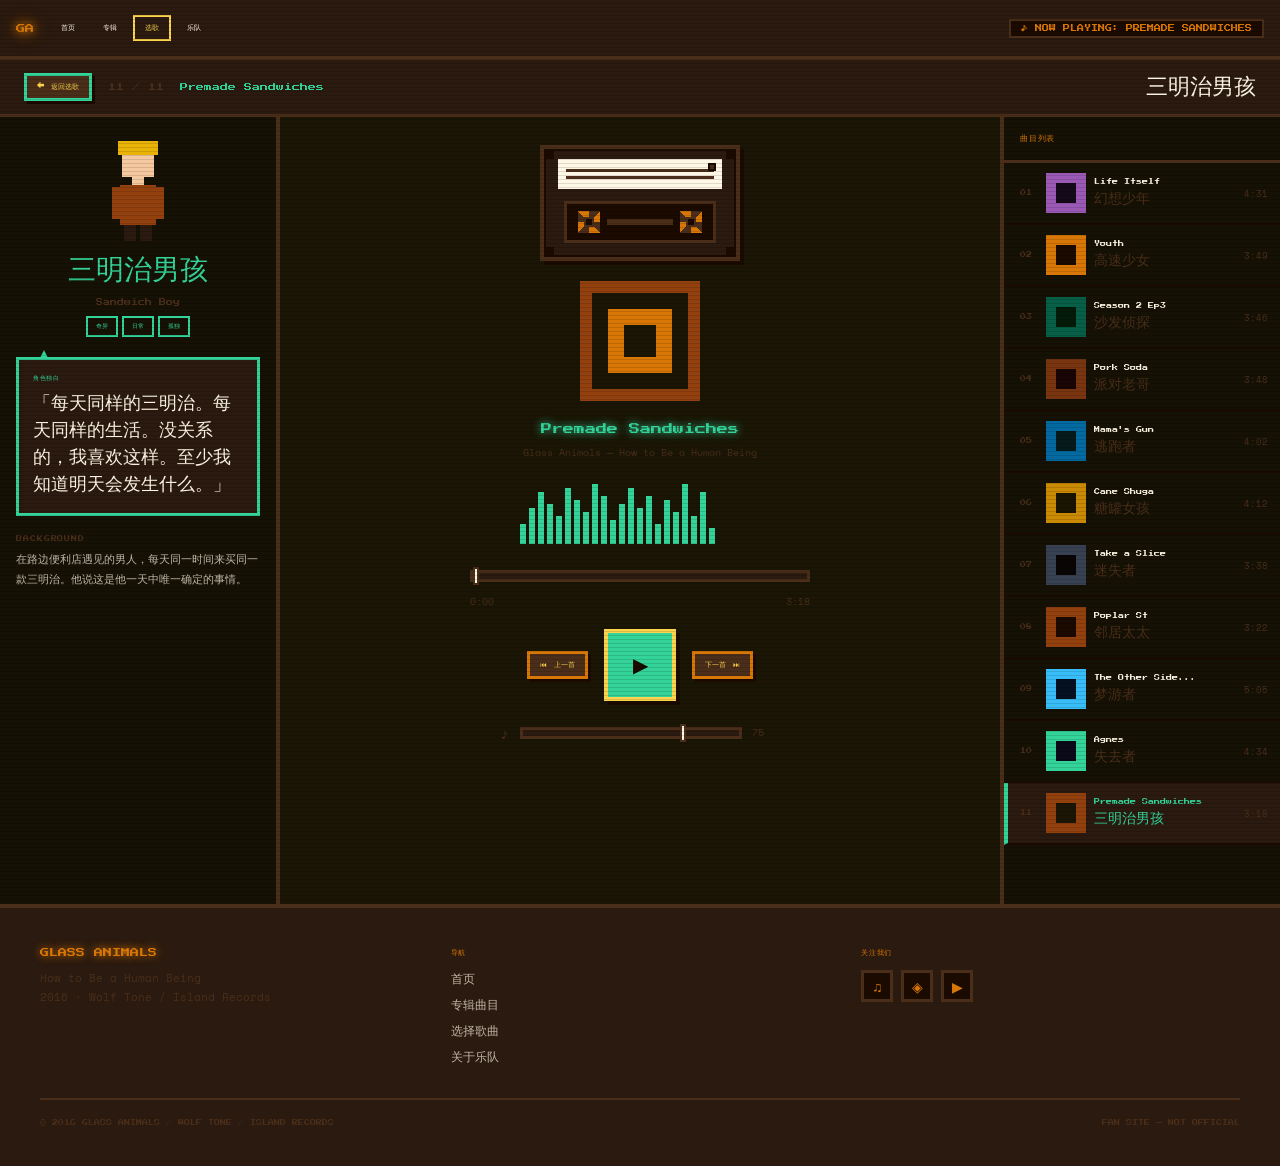
<file: premade-sandwiches.html>
<!DOCTYPE html>
<html lang="zh">
<head>
  <meta charset="UTF-8">
  <meta name="viewport" content="width=device-width, initial-scale=1.0">
  <title>Premade Sandwiches — Glass Animals</title>
  <link rel="stylesheet" href="style.css">
</head>
<body class="song-page sandwiches">

<input type="checkbox" id="play" class="play-toggle sr-only">

<div id="scanlines"></div>

<nav class="site-nav">
  <input type="checkbox" id="nav-toggle" class="nav-toggle sr-only">
  <div class="nav-bar">
    <a href="index.html" class="nav-logo">GA</a>
    <div class="nav-links">
      <a href="index.html" class="nav-link">首页</a>
      <a href="album.html" class="nav-link">专辑</a>
      <a href="songs.html" class="nav-link active">选歌</a>
      <a href="band.html" class="nav-link">乐队</a>
    </div>
    <div class="nav-player">♪ NOW PLAYING: PREMADE SANDWICHES</div>
    <label for="nav-toggle" class="hamburger">
      <span class="hamburger-line"></span>
      <span class="hamburger-line"></span>
      <span class="hamburger-line"></span>
    </label>
  </div>
  <div class="mobile-menu">
    <a href="index.html" class="nav-link">首页</a>
    <a href="album.html" class="nav-link">专辑</a>
    <a href="songs.html" class="nav-link active">选歌</a>
    <a href="band.html" class="nav-link">乐队</a>
  </div>
</nav>

<main class="player-layout">
  <div class="player-top-bar">
    <a href="songs.html" class="px-btn px-btn-sm px-btn-ghost accent-border">← 返回选歌</a>
    <span class="player-top-num">11 / 11</span>
    <span class="player-top-title">Premade Sandwiches</span>
    <span class="player-top-char">三明治男孩</span>
  </div>

  <div class="player-grid">

    <div class="player-left">
      <div class="player-char-section">
        <div class="player-char-avatar-wrap"><div class="char-avatar"></div></div>
        <div class="player-char-name-zh">三明治男孩</div>
        <div class="player-char-name-en">Sandwich Boy</div>
        <div class="player-char-moods">
          <span class="mood-tag">奇异</span>
          <span class="mood-tag">日常</span>
          <span class="mood-tag">孤独</span>
        </div>
      </div>
      <div class="char-dialog">
        <div class="dialog-label">角色独白</div>
        <p class="dialog-text">「每天同样的三明治。每天同样的生活。没关系的，我喜欢这样。至少我知道明天会发生什么。」</p>
      </div>
      <div>
        <div class="player-section-label">BACKGROUND</div>
        <p class="player-bg-text">在路边便利店遇见的男人，每天同一时间来买同一款三明治。他说这是他一天中唯一确定的事情。</p>
      </div>
    </div>

    <div class="player-center">
      <div class="player-cassette-wrap">
        <div class="cassette-body">
          <div class="cassette-label">
            <div class="cassette-label-line"></div>
            <div class="cassette-label-line"></div>
          </div>
          <div class="cassette-led"></div>
          <div class="cassette-window">
            <div class="reel"><div class="reel-center"></div></div>
            <div class="cassette-tape"></div>
            <div class="reel"><div class="reel-center"></div></div>
          </div>
          <div class="cassette-corner cassette-corner-tl"></div>
          <div class="cassette-corner cassette-corner-tr"></div>
          <div class="cassette-corner cassette-corner-bl"></div>
          <div class="cassette-corner cassette-corner-br"></div>
        </div>
      </div>
      <div class="art-display player-art-display"></div>
      <div class="player-song-heading">
        <div class="player-song-title">Premade Sandwiches</div>
        <div class="player-song-sub">Glass Animals — How to Be a Human Being</div>
      </div>
      <div class="player-spectrum-wrap">
        <div class="spectrum-wrap">
          <div class="sp-bar"></div><div class="sp-bar"></div><div class="sp-bar"></div>
          <div class="sp-bar"></div><div class="sp-bar"></div><div class="sp-bar"></div>
          <div class="sp-bar"></div><div class="sp-bar"></div><div class="sp-bar"></div>
          <div class="sp-bar"></div><div class="sp-bar"></div><div class="sp-bar"></div>
          <div class="sp-bar"></div><div class="sp-bar"></div><div class="sp-bar"></div>
          <div class="sp-bar"></div><div class="sp-bar"></div><div class="sp-bar"></div>
          <div class="sp-bar"></div><div class="sp-bar"></div><div class="sp-bar"></div>
          <div class="sp-bar"></div>
        </div>
      </div>
      <div class="player-progress-section">
        <input type="range" class="progress-bar" value="0" min="0" max="100">
        <div class="progress-times"><span>0:00</span><span>3:18</span></div>
      </div>
      <div class="player-controls">
        <a href="agnes.html" class="px-btn px-btn-sm">⏮ 上一首</a>
        <label for="play" class="play-btn-main">
          <span class="icon-play">▶</span>
          <span class="icon-pause">⏸</span>
        </label>
        <a href="life-itself.html" class="px-btn px-btn-sm">下一首 ⏭</a>
      </div>
      <div class="player-volume-section">
        <span class="volume-icon">♪</span>
        <input type="range" class="volume-bar" value="75" min="0" max="100">
        <span class="volume-label">75</span>
      </div>
    </div>

    <div class="player-right">
      <div class="tracklist-header">曲目列表</div>
      <a href="life-itself.html" class="tracklist-item life-itself"><span class="tracklist-num">01</span><div class="art-thumb art-thumb-sm tracklist-art"></div><div class="tracklist-info"><div class="tracklist-title">Life Itself</div><div class="tracklist-char">幻想少年</div></div><span class="tracklist-dur">4:31</span></a>
      <a href="youth.html" class="tracklist-item youth"><span class="tracklist-num">02</span><div class="art-thumb art-thumb-sm tracklist-art"></div><div class="tracklist-info"><div class="tracklist-title">Youth</div><div class="tracklist-char">高速少女</div></div><span class="tracklist-dur">3:49</span></a>
      <a href="season-2-episode-3.html" class="tracklist-item s2e3"><span class="tracklist-num">03</span><div class="art-thumb art-thumb-sm tracklist-art"></div><div class="tracklist-info"><div class="tracklist-title">Season 2 Ep3</div><div class="tracklist-char">沙发侦探</div></div><span class="tracklist-dur">3:46</span></a>
      <a href="pork-soda.html" class="tracklist-item pork-soda"><span class="tracklist-num">04</span><div class="art-thumb art-thumb-sm tracklist-art"></div><div class="tracklist-info"><div class="tracklist-title">Pork Soda</div><div class="tracklist-char">派对老哥</div></div><span class="tracklist-dur">3:48</span></a>
      <a href="mamas-gun.html" class="tracklist-item mamas-gun"><span class="tracklist-num">05</span><div class="art-thumb art-thumb-sm tracklist-art"></div><div class="tracklist-info"><div class="tracklist-title">Mama's Gun</div><div class="tracklist-char">逃跑者</div></div><span class="tracklist-dur">4:02</span></a>
      <a href="cane-shuga.html" class="tracklist-item cane-shuga"><span class="tracklist-num">06</span><div class="art-thumb art-thumb-sm tracklist-art"></div><div class="tracklist-info"><div class="tracklist-title">Cane Shuga</div><div class="tracklist-char">糖罐女孩</div></div><span class="tracklist-dur">4:12</span></a>
      <a href="take-a-slice.html" class="tracklist-item take-a-slice"><span class="tracklist-num">07</span><div class="art-thumb art-thumb-sm tracklist-art"></div><div class="tracklist-info"><div class="tracklist-title">Take a Slice</div><div class="tracklist-char">迷失者</div></div><span class="tracklist-dur">3:38</span></a>
      <a href="poplar-st.html" class="tracklist-item poplar-st"><span class="tracklist-num">08</span><div class="art-thumb art-thumb-sm tracklist-art"></div><div class="tracklist-info"><div class="tracklist-title">Poplar St</div><div class="tracklist-char">邻居太太</div></div><span class="tracklist-dur">3:22</span></a>
      <a href="the-other-side-of-paradise.html" class="tracklist-item paradise"><span class="tracklist-num">09</span><div class="art-thumb art-thumb-sm tracklist-art"></div><div class="tracklist-info"><div class="tracklist-title">The Other Side...</div><div class="tracklist-char">梦游者</div></div><span class="tracklist-dur">5:05</span></a>
      <a href="agnes.html" class="tracklist-item agnes"><span class="tracklist-num">10</span><div class="art-thumb art-thumb-sm tracklist-art"></div><div class="tracklist-info"><div class="tracklist-title">Agnes</div><div class="tracklist-char">失去者</div></div><span class="tracklist-dur">4:34</span></a>
      <a href="premade-sandwiches.html" class="tracklist-item tracklist-item-active sandwiches"><span class="tracklist-num">11</span><div class="art-thumb art-thumb-sm tracklist-art"></div><div class="tracklist-info"><div class="tracklist-title tracklist-title-active">Premade Sandwiches</div><div class="tracklist-char tracklist-char-active">三明治男孩</div></div><span class="tracklist-dur">3:18</span></a>
    </div>

  </div>
</main>

<div class="mobile-player-bar">
  <label for="play" class="mini-play-label px-btn px-btn-sm">
    <span class="icon-play">▶</span><span class="icon-pause">⏸</span>
  </label>
  <div class="mobile-player-song">
    <div class="mobile-player-title">Premade Sandwiches</div>
    <div class="mobile-player-prog"></div>
  </div>
  <a href="life-itself.html" class="mobile-player-next">⏭</a>
</div>

<footer class="site-footer">
  <div class="footer-inner">
    <div><div class="footer-logo">GLASS ANIMALS</div><p class="footer-tagline">How to Be a Human Being<br>2016 · Wolf Tone / Island Records</p></div>
    <div><div class="footer-heading">导航</div><div class="footer-links"><a href="index.html" class="footer-link">首页</a><a href="album.html" class="footer-link">专辑曲目</a><a href="songs.html" class="footer-link">选择歌曲</a><a href="band.html" class="footer-link">关于乐队</a></div></div>
    <div><div class="footer-heading">关注我们</div><div class="footer-social"><span class="social-btn">♫</span><span class="social-btn">◈</span><span class="social-btn">▶</span></div></div>
  </div>
  <div class="footer-bottom">
    <span class="footer-copy">© 2016 GLASS ANIMALS / WOLF TONE / ISLAND RECORDS</span>
    <span class="footer-copy">FAN SITE — NOT OFFICIAL</span>
  </div>
</footer>

</body>
</html>
</file>
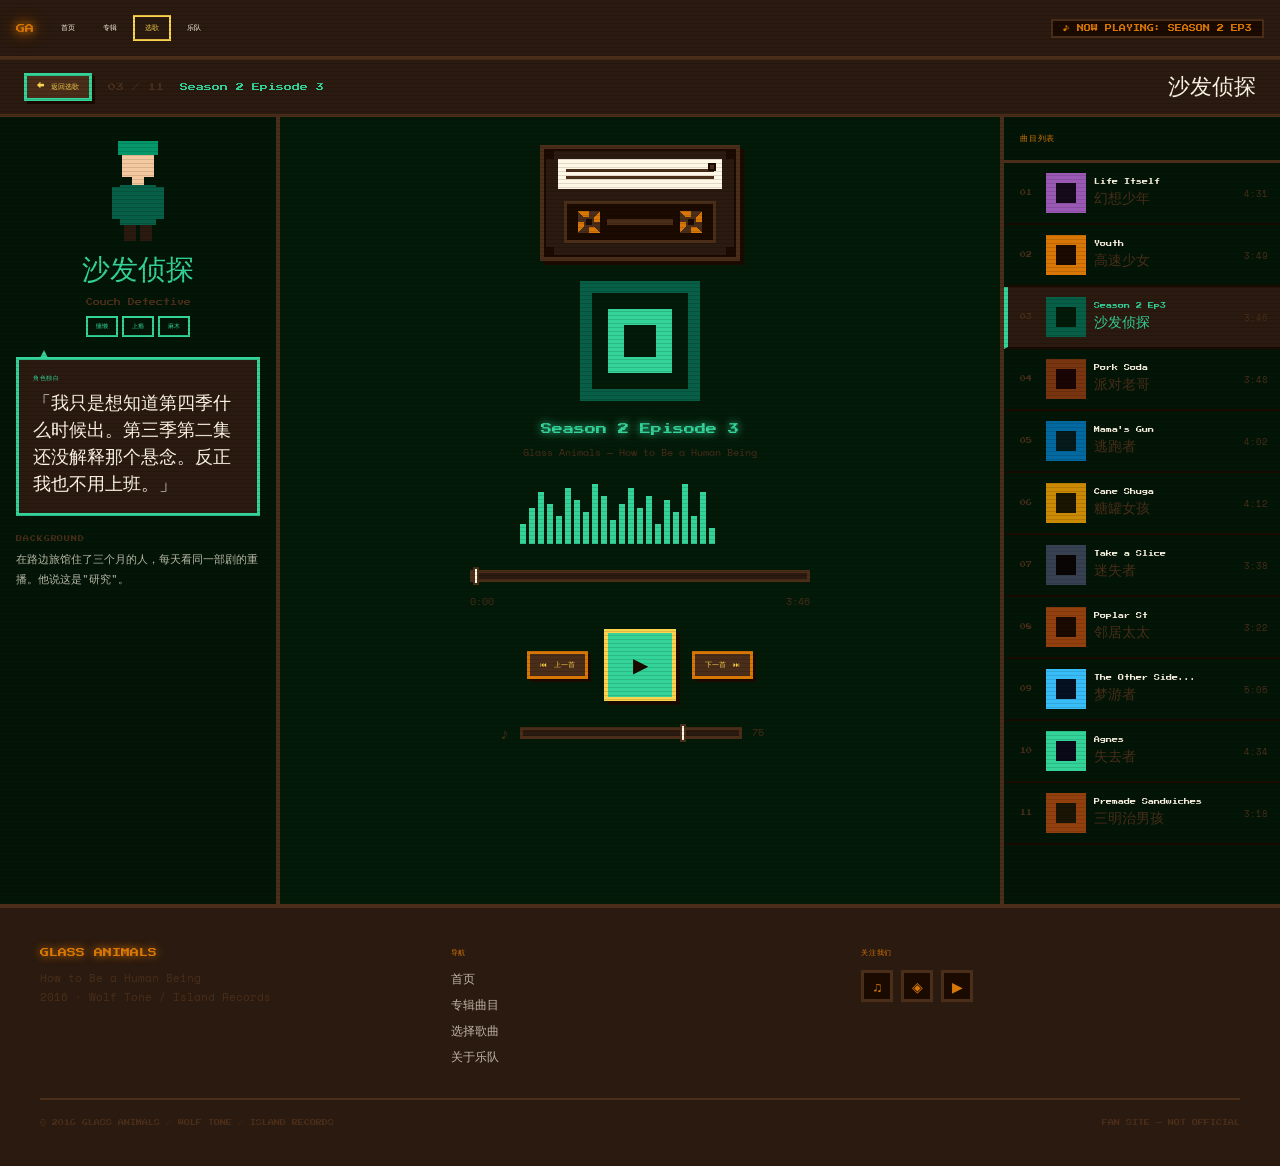
<file: season-2-episode-3.html>
<!DOCTYPE html>
<html lang="zh">
<head>
  <meta charset="UTF-8">
  <meta name="viewport" content="width=device-width, initial-scale=1.0">
  <title>Season 2 Episode 3 — Glass Animals</title>
  <link rel="stylesheet" href="style.css">
</head>
<body class="song-page s2e3">

<input type="checkbox" id="play" class="play-toggle sr-only">

<div id="scanlines"></div>

<nav class="site-nav">
  <input type="checkbox" id="nav-toggle" class="nav-toggle sr-only">
  <div class="nav-bar">
    <a href="index.html" class="nav-logo">GA</a>
    <div class="nav-links">
      <a href="index.html" class="nav-link">首页</a>
      <a href="album.html" class="nav-link">专辑</a>
      <a href="songs.html" class="nav-link active">选歌</a>
      <a href="band.html" class="nav-link">乐队</a>
    </div>
    <div class="nav-player">♪ NOW PLAYING: SEASON 2 EP3</div>
    <label for="nav-toggle" class="hamburger">
      <span class="hamburger-line"></span>
      <span class="hamburger-line"></span>
      <span class="hamburger-line"></span>
    </label>
  </div>
  <div class="mobile-menu">
    <a href="index.html" class="nav-link">首页</a>
    <a href="album.html" class="nav-link">专辑</a>
    <a href="songs.html" class="nav-link active">选歌</a>
    <a href="band.html" class="nav-link">乐队</a>
  </div>
</nav>

<main class="player-layout">
  <div class="player-top-bar">
    <a href="songs.html" class="px-btn px-btn-sm px-btn-ghost accent-border">← 返回选歌</a>
    <span class="player-top-num">03 / 11</span>
    <span class="player-top-title">Season 2 Episode 3</span>
    <span class="player-top-char">沙发侦探</span>
  </div>

  <div class="player-grid">

    <div class="player-left">
      <div class="player-char-section">
        <div class="player-char-avatar-wrap"><div class="char-avatar"></div></div>
        <div class="player-char-name-zh">沙发侦探</div>
        <div class="player-char-name-en">Couch Detective</div>
        <div class="player-char-moods">
          <span class="mood-tag">慵懒</span>
          <span class="mood-tag">上瘾</span>
          <span class="mood-tag">麻木</span>
        </div>
      </div>
      <div class="char-dialog">
        <div class="dialog-label">角色独白</div>
        <p class="dialog-text">「我只是想知道第四季什么时候出。第三季第二集还没解释那个悬念。反正我也不用上班。」</p>
      </div>
      <div>
        <div class="player-section-label">BACKGROUND</div>
        <p class="player-bg-text">在路边旅馆住了三个月的人，每天看同一部剧的重播。他说这是"研究"。</p>
      </div>
    </div>

    <div class="player-center">
      <div class="player-cassette-wrap">
        <div class="cassette-body">
          <div class="cassette-label">
            <div class="cassette-label-line"></div>
            <div class="cassette-label-line"></div>
          </div>
          <div class="cassette-led"></div>
          <div class="cassette-window">
            <div class="reel"><div class="reel-center"></div></div>
            <div class="cassette-tape"></div>
            <div class="reel"><div class="reel-center"></div></div>
          </div>
          <div class="cassette-corner cassette-corner-tl"></div>
          <div class="cassette-corner cassette-corner-tr"></div>
          <div class="cassette-corner cassette-corner-bl"></div>
          <div class="cassette-corner cassette-corner-br"></div>
        </div>
      </div>
      <div class="art-display player-art-display"></div>
      <div class="player-song-heading">
        <div class="player-song-title">Season 2 Episode 3</div>
        <div class="player-song-sub">Glass Animals — How to Be a Human Being</div>
      </div>
      <div class="player-spectrum-wrap">
        <div class="spectrum-wrap">
          <div class="sp-bar"></div><div class="sp-bar"></div><div class="sp-bar"></div>
          <div class="sp-bar"></div><div class="sp-bar"></div><div class="sp-bar"></div>
          <div class="sp-bar"></div><div class="sp-bar"></div><div class="sp-bar"></div>
          <div class="sp-bar"></div><div class="sp-bar"></div><div class="sp-bar"></div>
          <div class="sp-bar"></div><div class="sp-bar"></div><div class="sp-bar"></div>
          <div class="sp-bar"></div><div class="sp-bar"></div><div class="sp-bar"></div>
          <div class="sp-bar"></div><div class="sp-bar"></div><div class="sp-bar"></div>
          <div class="sp-bar"></div>
        </div>
      </div>
      <div class="player-progress-section">
        <input type="range" class="progress-bar" value="0" min="0" max="100">
        <div class="progress-times"><span>0:00</span><span>3:46</span></div>
      </div>
      <div class="player-controls">
        <a href="youth.html" class="px-btn px-btn-sm">⏮ 上一首</a>
        <label for="play" class="play-btn-main">
          <span class="icon-play">▶</span>
          <span class="icon-pause">⏸</span>
        </label>
        <a href="pork-soda.html" class="px-btn px-btn-sm">下一首 ⏭</a>
      </div>
      <div class="player-volume-section">
        <span class="volume-icon">♪</span>
        <input type="range" class="volume-bar" value="75" min="0" max="100">
        <span class="volume-label">75</span>
      </div>
    </div>

    <div class="player-right">
      <div class="tracklist-header">曲目列表</div>
      <a href="life-itself.html" class="tracklist-item life-itself">
        <span class="tracklist-num">01</span>
        <div class="art-thumb art-thumb-sm tracklist-art"></div>
        <div class="tracklist-info"><div class="tracklist-title">Life Itself</div><div class="tracklist-char">幻想少年</div></div>
        <span class="tracklist-dur">4:31</span>
      </a>
      <a href="youth.html" class="tracklist-item youth">
        <span class="tracklist-num">02</span>
        <div class="art-thumb art-thumb-sm tracklist-art"></div>
        <div class="tracklist-info"><div class="tracklist-title">Youth</div><div class="tracklist-char">高速少女</div></div>
        <span class="tracklist-dur">3:49</span>
      </a>
      <a href="season-2-episode-3.html" class="tracklist-item tracklist-item-active s2e3">
        <span class="tracklist-num">03</span>
        <div class="art-thumb art-thumb-sm tracklist-art"></div>
        <div class="tracklist-info"><div class="tracklist-title tracklist-title-active">Season 2 Ep3</div><div class="tracklist-char tracklist-char-active">沙发侦探</div></div>
        <span class="tracklist-dur">3:46</span>
      </a>
      <a href="pork-soda.html" class="tracklist-item pork-soda">
        <span class="tracklist-num">04</span>
        <div class="art-thumb art-thumb-sm tracklist-art"></div>
        <div class="tracklist-info"><div class="tracklist-title">Pork Soda</div><div class="tracklist-char">派对老哥</div></div>
        <span class="tracklist-dur">3:48</span>
      </a>
      <a href="mamas-gun.html" class="tracklist-item mamas-gun">
        <span class="tracklist-num">05</span>
        <div class="art-thumb art-thumb-sm tracklist-art"></div>
        <div class="tracklist-info"><div class="tracklist-title">Mama's Gun</div><div class="tracklist-char">逃跑者</div></div>
        <span class="tracklist-dur">4:02</span>
      </a>
      <a href="cane-shuga.html" class="tracklist-item cane-shuga">
        <span class="tracklist-num">06</span>
        <div class="art-thumb art-thumb-sm tracklist-art"></div>
        <div class="tracklist-info"><div class="tracklist-title">Cane Shuga</div><div class="tracklist-char">糖罐女孩</div></div>
        <span class="tracklist-dur">4:12</span>
      </a>
      <a href="take-a-slice.html" class="tracklist-item take-a-slice">
        <span class="tracklist-num">07</span>
        <div class="art-thumb art-thumb-sm tracklist-art"></div>
        <div class="tracklist-info"><div class="tracklist-title">Take a Slice</div><div class="tracklist-char">迷失者</div></div>
        <span class="tracklist-dur">3:38</span>
      </a>
      <a href="poplar-st.html" class="tracklist-item poplar-st">
        <span class="tracklist-num">08</span>
        <div class="art-thumb art-thumb-sm tracklist-art"></div>
        <div class="tracklist-info"><div class="tracklist-title">Poplar St</div><div class="tracklist-char">邻居太太</div></div>
        <span class="tracklist-dur">3:22</span>
      </a>
      <a href="the-other-side-of-paradise.html" class="tracklist-item paradise">
        <span class="tracklist-num">09</span>
        <div class="art-thumb art-thumb-sm tracklist-art"></div>
        <div class="tracklist-info"><div class="tracklist-title">The Other Side...</div><div class="tracklist-char">梦游者</div></div>
        <span class="tracklist-dur">5:05</span>
      </a>
      <a href="agnes.html" class="tracklist-item agnes">
        <span class="tracklist-num">10</span>
        <div class="art-thumb art-thumb-sm tracklist-art"></div>
        <div class="tracklist-info"><div class="tracklist-title">Agnes</div><div class="tracklist-char">失去者</div></div>
        <span class="tracklist-dur">4:34</span>
      </a>
      <a href="premade-sandwiches.html" class="tracklist-item sandwiches">
        <span class="tracklist-num">11</span>
        <div class="art-thumb art-thumb-sm tracklist-art"></div>
        <div class="tracklist-info"><div class="tracklist-title">Premade Sandwiches</div><div class="tracklist-char">三明治男孩</div></div>
        <span class="tracklist-dur">3:18</span>
      </a>
    </div>

  </div>
</main>

<div class="mobile-player-bar">
  <label for="play" class="mini-play-label px-btn px-btn-sm">
    <span class="icon-play">▶</span><span class="icon-pause">⏸</span>
  </label>
  <div class="mobile-player-song">
    <div class="mobile-player-title">Season 2 Episode 3</div>
    <div class="mobile-player-prog"></div>
  </div>
  <a href="pork-soda.html" class="mobile-player-next">⏭</a>
</div>

<footer class="site-footer">
  <div class="footer-inner">
    <div><div class="footer-logo">GLASS ANIMALS</div><p class="footer-tagline">How to Be a Human Being<br>2016 · Wolf Tone / Island Records</p></div>
    <div>
      <div class="footer-heading">导航</div>
      <div class="footer-links">
        <a href="index.html" class="footer-link">首页</a>
        <a href="album.html" class="footer-link">专辑曲目</a>
        <a href="songs.html" class="footer-link">选择歌曲</a>
        <a href="band.html" class="footer-link">关于乐队</a>
      </div>
    </div>
    <div><div class="footer-heading">关注我们</div><div class="footer-social"><span class="social-btn">♫</span><span class="social-btn">◈</span><span class="social-btn">▶</span></div></div>
  </div>
  <div class="footer-bottom">
    <span class="footer-copy">© 2016 GLASS ANIMALS / WOLF TONE / ISLAND RECORDS</span>
    <span class="footer-copy">FAN SITE — NOT OFFICIAL</span>
  </div>
</footer>

</body>
</html>
</file>
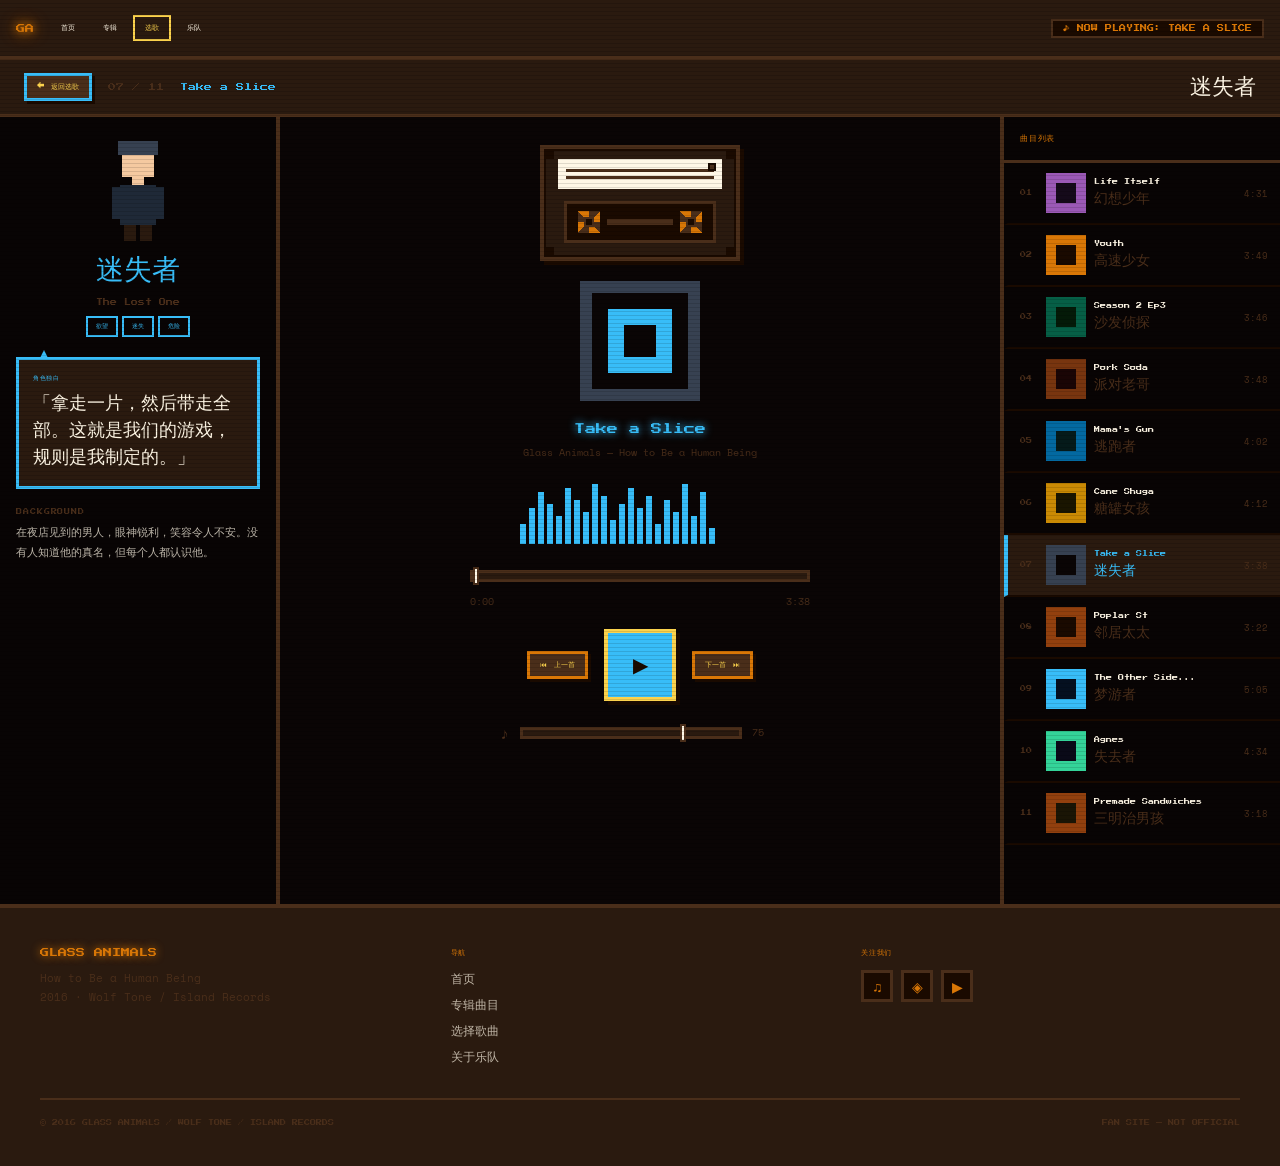
<file: take-a-slice.html>
<!DOCTYPE html>
<html lang="zh">
<head>
  <meta charset="UTF-8">
  <meta name="viewport" content="width=device-width, initial-scale=1.0">
  <title>Take a Slice — Glass Animals</title>
  <link rel="stylesheet" href="style.css">
</head>
<body class="song-page take-a-slice">

<input type="checkbox" id="play" class="play-toggle sr-only">

<div id="scanlines"></div>

<nav class="site-nav">
  <input type="checkbox" id="nav-toggle" class="nav-toggle sr-only">
  <div class="nav-bar">
    <a href="index.html" class="nav-logo">GA</a>
    <div class="nav-links">
      <a href="index.html" class="nav-link">首页</a>
      <a href="album.html" class="nav-link">专辑</a>
      <a href="songs.html" class="nav-link active">选歌</a>
      <a href="band.html" class="nav-link">乐队</a>
    </div>
    <div class="nav-player">♪ NOW PLAYING: TAKE A SLICE</div>
    <label for="nav-toggle" class="hamburger">
      <span class="hamburger-line"></span>
      <span class="hamburger-line"></span>
      <span class="hamburger-line"></span>
    </label>
  </div>
  <div class="mobile-menu">
    <a href="index.html" class="nav-link">首页</a>
    <a href="album.html" class="nav-link">专辑</a>
    <a href="songs.html" class="nav-link active">选歌</a>
    <a href="band.html" class="nav-link">乐队</a>
  </div>
</nav>

<main class="player-layout">
  <div class="player-top-bar">
    <a href="songs.html" class="px-btn px-btn-sm px-btn-ghost accent-border">← 返回选歌</a>
    <span class="player-top-num">07 / 11</span>
    <span class="player-top-title">Take a Slice</span>
    <span class="player-top-char">迷失者</span>
  </div>

  <div class="player-grid">

    <div class="player-left">
      <div class="player-char-section">
        <div class="player-char-avatar-wrap"><div class="char-avatar"></div></div>
        <div class="player-char-name-zh">迷失者</div>
        <div class="player-char-name-en">The Lost One</div>
        <div class="player-char-moods">
          <span class="mood-tag">欲望</span>
          <span class="mood-tag">迷失</span>
          <span class="mood-tag">危险</span>
        </div>
      </div>
      <div class="char-dialog">
        <div class="dialog-label">角色独白</div>
        <p class="dialog-text">「拿走一片，然后带走全部。这就是我们的游戏，规则是我制定的。」</p>
      </div>
      <div>
        <div class="player-section-label">BACKGROUND</div>
        <p class="player-bg-text">在夜店见到的男人，眼神锐利，笑容令人不安。没有人知道他的真名，但每个人都认识他。</p>
      </div>
    </div>

    <div class="player-center">
      <div class="player-cassette-wrap">
        <div class="cassette-body">
          <div class="cassette-label">
            <div class="cassette-label-line"></div>
            <div class="cassette-label-line"></div>
          </div>
          <div class="cassette-led"></div>
          <div class="cassette-window">
            <div class="reel"><div class="reel-center"></div></div>
            <div class="cassette-tape"></div>
            <div class="reel"><div class="reel-center"></div></div>
          </div>
          <div class="cassette-corner cassette-corner-tl"></div>
          <div class="cassette-corner cassette-corner-tr"></div>
          <div class="cassette-corner cassette-corner-bl"></div>
          <div class="cassette-corner cassette-corner-br"></div>
        </div>
      </div>
      <div class="art-display player-art-display"></div>
      <div class="player-song-heading">
        <div class="player-song-title">Take a Slice</div>
        <div class="player-song-sub">Glass Animals — How to Be a Human Being</div>
      </div>
      <div class="player-spectrum-wrap">
        <div class="spectrum-wrap">
          <div class="sp-bar"></div><div class="sp-bar"></div><div class="sp-bar"></div>
          <div class="sp-bar"></div><div class="sp-bar"></div><div class="sp-bar"></div>
          <div class="sp-bar"></div><div class="sp-bar"></div><div class="sp-bar"></div>
          <div class="sp-bar"></div><div class="sp-bar"></div><div class="sp-bar"></div>
          <div class="sp-bar"></div><div class="sp-bar"></div><div class="sp-bar"></div>
          <div class="sp-bar"></div><div class="sp-bar"></div><div class="sp-bar"></div>
          <div class="sp-bar"></div><div class="sp-bar"></div><div class="sp-bar"></div>
          <div class="sp-bar"></div>
        </div>
      </div>
      <div class="player-progress-section">
        <input type="range" class="progress-bar" value="0" min="0" max="100">
        <div class="progress-times"><span>0:00</span><span>3:38</span></div>
      </div>
      <div class="player-controls">
        <a href="cane-shuga.html" class="px-btn px-btn-sm">⏮ 上一首</a>
        <label for="play" class="play-btn-main">
          <span class="icon-play">▶</span>
          <span class="icon-pause">⏸</span>
        </label>
        <a href="poplar-st.html" class="px-btn px-btn-sm">下一首 ⏭</a>
      </div>
      <div class="player-volume-section">
        <span class="volume-icon">♪</span>
        <input type="range" class="volume-bar" value="75" min="0" max="100">
        <span class="volume-label">75</span>
      </div>
    </div>

    <div class="player-right">
      <div class="tracklist-header">曲目列表</div>
      <a href="life-itself.html" class="tracklist-item life-itself"><span class="tracklist-num">01</span><div class="art-thumb art-thumb-sm tracklist-art"></div><div class="tracklist-info"><div class="tracklist-title">Life Itself</div><div class="tracklist-char">幻想少年</div></div><span class="tracklist-dur">4:31</span></a>
      <a href="youth.html" class="tracklist-item youth"><span class="tracklist-num">02</span><div class="art-thumb art-thumb-sm tracklist-art"></div><div class="tracklist-info"><div class="tracklist-title">Youth</div><div class="tracklist-char">高速少女</div></div><span class="tracklist-dur">3:49</span></a>
      <a href="season-2-episode-3.html" class="tracklist-item s2e3"><span class="tracklist-num">03</span><div class="art-thumb art-thumb-sm tracklist-art"></div><div class="tracklist-info"><div class="tracklist-title">Season 2 Ep3</div><div class="tracklist-char">沙发侦探</div></div><span class="tracklist-dur">3:46</span></a>
      <a href="pork-soda.html" class="tracklist-item pork-soda"><span class="tracklist-num">04</span><div class="art-thumb art-thumb-sm tracklist-art"></div><div class="tracklist-info"><div class="tracklist-title">Pork Soda</div><div class="tracklist-char">派对老哥</div></div><span class="tracklist-dur">3:48</span></a>
      <a href="mamas-gun.html" class="tracklist-item mamas-gun"><span class="tracklist-num">05</span><div class="art-thumb art-thumb-sm tracklist-art"></div><div class="tracklist-info"><div class="tracklist-title">Mama's Gun</div><div class="tracklist-char">逃跑者</div></div><span class="tracklist-dur">4:02</span></a>
      <a href="cane-shuga.html" class="tracklist-item cane-shuga"><span class="tracklist-num">06</span><div class="art-thumb art-thumb-sm tracklist-art"></div><div class="tracklist-info"><div class="tracklist-title">Cane Shuga</div><div class="tracklist-char">糖罐女孩</div></div><span class="tracklist-dur">4:12</span></a>
      <a href="take-a-slice.html" class="tracklist-item tracklist-item-active take-a-slice"><span class="tracklist-num">07</span><div class="art-thumb art-thumb-sm tracklist-art"></div><div class="tracklist-info"><div class="tracklist-title tracklist-title-active">Take a Slice</div><div class="tracklist-char tracklist-char-active">迷失者</div></div><span class="tracklist-dur">3:38</span></a>
      <a href="poplar-st.html" class="tracklist-item poplar-st"><span class="tracklist-num">08</span><div class="art-thumb art-thumb-sm tracklist-art"></div><div class="tracklist-info"><div class="tracklist-title">Poplar St</div><div class="tracklist-char">邻居太太</div></div><span class="tracklist-dur">3:22</span></a>
      <a href="the-other-side-of-paradise.html" class="tracklist-item paradise"><span class="tracklist-num">09</span><div class="art-thumb art-thumb-sm tracklist-art"></div><div class="tracklist-info"><div class="tracklist-title">The Other Side...</div><div class="tracklist-char">梦游者</div></div><span class="tracklist-dur">5:05</span></a>
      <a href="agnes.html" class="tracklist-item agnes"><span class="tracklist-num">10</span><div class="art-thumb art-thumb-sm tracklist-art"></div><div class="tracklist-info"><div class="tracklist-title">Agnes</div><div class="tracklist-char">失去者</div></div><span class="tracklist-dur">4:34</span></a>
      <a href="premade-sandwiches.html" class="tracklist-item sandwiches"><span class="tracklist-num">11</span><div class="art-thumb art-thumb-sm tracklist-art"></div><div class="tracklist-info"><div class="tracklist-title">Premade Sandwiches</div><div class="tracklist-char">三明治男孩</div></div><span class="tracklist-dur">3:18</span></a>
    </div>

  </div>
</main>

<div class="mobile-player-bar">
  <label for="play" class="mini-play-label px-btn px-btn-sm">
    <span class="icon-play">▶</span><span class="icon-pause">⏸</span>
  </label>
  <div class="mobile-player-song">
    <div class="mobile-player-title">Take a Slice</div>
    <div class="mobile-player-prog"></div>
  </div>
  <a href="poplar-st.html" class="mobile-player-next">⏭</a>
</div>

<footer class="site-footer">
  <div class="footer-inner">
    <div><div class="footer-logo">GLASS ANIMALS</div><p class="footer-tagline">How to Be a Human Being<br>2016 · Wolf Tone / Island Records</p></div>
    <div><div class="footer-heading">导航</div><div class="footer-links"><a href="index.html" class="footer-link">首页</a><a href="album.html" class="footer-link">专辑曲目</a><a href="songs.html" class="footer-link">选择歌曲</a><a href="band.html" class="footer-link">关于乐队</a></div></div>
    <div><div class="footer-heading">关注我们</div><div class="footer-social"><span class="social-btn">♫</span><span class="social-btn">◈</span><span class="social-btn">▶</span></div></div>
  </div>
  <div class="footer-bottom">
    <span class="footer-copy">© 2016 GLASS ANIMALS / WOLF TONE / ISLAND RECORDS</span>
    <span class="footer-copy">FAN SITE — NOT OFFICIAL</span>
  </div>
</footer>

</body>
</html>
</file>
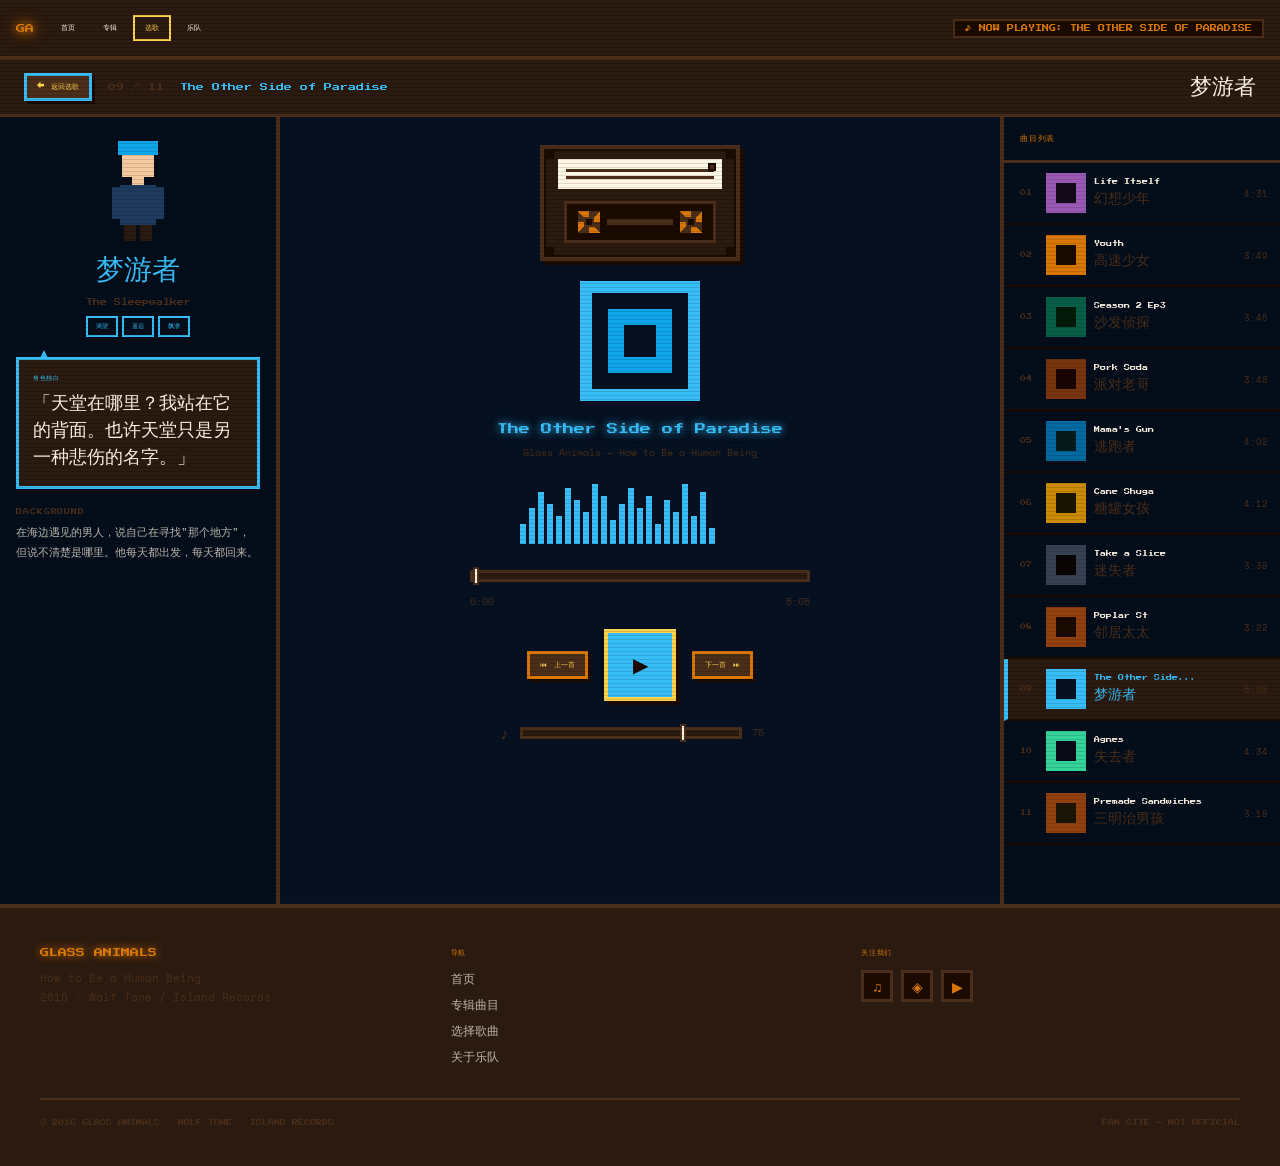
<file: the-other-side-of-paradise.html>
<!DOCTYPE html>
<html lang="zh">
<head>
  <meta charset="UTF-8">
  <meta name="viewport" content="width=device-width, initial-scale=1.0">
  <title>The Other Side of Paradise — Glass Animals</title>
  <link rel="stylesheet" href="style.css">
</head>
<body class="song-page paradise">

<input type="checkbox" id="play" class="play-toggle sr-only">

<div id="scanlines"></div>

<nav class="site-nav">
  <input type="checkbox" id="nav-toggle" class="nav-toggle sr-only">
  <div class="nav-bar">
    <a href="index.html" class="nav-logo">GA</a>
    <div class="nav-links">
      <a href="index.html" class="nav-link">首页</a>
      <a href="album.html" class="nav-link">专辑</a>
      <a href="songs.html" class="nav-link active">选歌</a>
      <a href="band.html" class="nav-link">乐队</a>
    </div>
    <div class="nav-player">♪ NOW PLAYING: THE OTHER SIDE OF PARADISE</div>
    <label for="nav-toggle" class="hamburger">
      <span class="hamburger-line"></span>
      <span class="hamburger-line"></span>
      <span class="hamburger-line"></span>
    </label>
  </div>
  <div class="mobile-menu">
    <a href="index.html" class="nav-link">首页</a>
    <a href="album.html" class="nav-link">专辑</a>
    <a href="songs.html" class="nav-link active">选歌</a>
    <a href="band.html" class="nav-link">乐队</a>
  </div>
</nav>

<main class="player-layout">
  <div class="player-top-bar">
    <a href="songs.html" class="px-btn px-btn-sm px-btn-ghost accent-border">← 返回选歌</a>
    <span class="player-top-num">09 / 11</span>
    <span class="player-top-title">The Other Side of Paradise</span>
    <span class="player-top-char">梦游者</span>
  </div>

  <div class="player-grid">

    <div class="player-left">
      <div class="player-char-section">
        <div class="player-char-avatar-wrap"><div class="char-avatar"></div></div>
        <div class="player-char-name-zh">梦游者</div>
        <div class="player-char-name-en">The Sleepwalker</div>
        <div class="player-char-moods">
          <span class="mood-tag">渴望</span>
          <span class="mood-tag">遥远</span>
          <span class="mood-tag">飘渺</span>
        </div>
      </div>
      <div class="char-dialog">
        <div class="dialog-label">角色独白</div>
        <p class="dialog-text">「天堂在哪里？我站在它的背面。也许天堂只是另一种悲伤的名字。」</p>
      </div>
      <div>
        <div class="player-section-label">BACKGROUND</div>
        <p class="player-bg-text">在海边遇见的男人，说自己在寻找"那个地方"，但说不清楚是哪里。他每天都出发，每天都回来。</p>
      </div>
    </div>

    <div class="player-center">
      <div class="player-cassette-wrap">
        <div class="cassette-body">
          <div class="cassette-label">
            <div class="cassette-label-line"></div>
            <div class="cassette-label-line"></div>
          </div>
          <div class="cassette-led"></div>
          <div class="cassette-window">
            <div class="reel"><div class="reel-center"></div></div>
            <div class="cassette-tape"></div>
            <div class="reel"><div class="reel-center"></div></div>
          </div>
          <div class="cassette-corner cassette-corner-tl"></div>
          <div class="cassette-corner cassette-corner-tr"></div>
          <div class="cassette-corner cassette-corner-bl"></div>
          <div class="cassette-corner cassette-corner-br"></div>
        </div>
      </div>
      <div class="art-display player-art-display"></div>
      <div class="player-song-heading">
        <div class="player-song-title">The Other Side of Paradise</div>
        <div class="player-song-sub">Glass Animals — How to Be a Human Being</div>
      </div>
      <div class="player-spectrum-wrap">
        <div class="spectrum-wrap">
          <div class="sp-bar"></div><div class="sp-bar"></div><div class="sp-bar"></div>
          <div class="sp-bar"></div><div class="sp-bar"></div><div class="sp-bar"></div>
          <div class="sp-bar"></div><div class="sp-bar"></div><div class="sp-bar"></div>
          <div class="sp-bar"></div><div class="sp-bar"></div><div class="sp-bar"></div>
          <div class="sp-bar"></div><div class="sp-bar"></div><div class="sp-bar"></div>
          <div class="sp-bar"></div><div class="sp-bar"></div><div class="sp-bar"></div>
          <div class="sp-bar"></div><div class="sp-bar"></div><div class="sp-bar"></div>
          <div class="sp-bar"></div>
        </div>
      </div>
      <div class="player-progress-section">
        <input type="range" class="progress-bar" value="0" min="0" max="100">
        <div class="progress-times"><span>0:00</span><span>5:05</span></div>
      </div>
      <div class="player-controls">
        <a href="poplar-st.html" class="px-btn px-btn-sm">⏮ 上一首</a>
        <label for="play" class="play-btn-main">
          <span class="icon-play">▶</span>
          <span class="icon-pause">⏸</span>
        </label>
        <a href="agnes.html" class="px-btn px-btn-sm">下一首 ⏭</a>
      </div>
      <div class="player-volume-section">
        <span class="volume-icon">♪</span>
        <input type="range" class="volume-bar" value="75" min="0" max="100">
        <span class="volume-label">75</span>
      </div>
    </div>

    <div class="player-right">
      <div class="tracklist-header">曲目列表</div>
      <a href="life-itself.html" class="tracklist-item life-itself"><span class="tracklist-num">01</span><div class="art-thumb art-thumb-sm tracklist-art"></div><div class="tracklist-info"><div class="tracklist-title">Life Itself</div><div class="tracklist-char">幻想少年</div></div><span class="tracklist-dur">4:31</span></a>
      <a href="youth.html" class="tracklist-item youth"><span class="tracklist-num">02</span><div class="art-thumb art-thumb-sm tracklist-art"></div><div class="tracklist-info"><div class="tracklist-title">Youth</div><div class="tracklist-char">高速少女</div></div><span class="tracklist-dur">3:49</span></a>
      <a href="season-2-episode-3.html" class="tracklist-item s2e3"><span class="tracklist-num">03</span><div class="art-thumb art-thumb-sm tracklist-art"></div><div class="tracklist-info"><div class="tracklist-title">Season 2 Ep3</div><div class="tracklist-char">沙发侦探</div></div><span class="tracklist-dur">3:46</span></a>
      <a href="pork-soda.html" class="tracklist-item pork-soda"><span class="tracklist-num">04</span><div class="art-thumb art-thumb-sm tracklist-art"></div><div class="tracklist-info"><div class="tracklist-title">Pork Soda</div><div class="tracklist-char">派对老哥</div></div><span class="tracklist-dur">3:48</span></a>
      <a href="mamas-gun.html" class="tracklist-item mamas-gun"><span class="tracklist-num">05</span><div class="art-thumb art-thumb-sm tracklist-art"></div><div class="tracklist-info"><div class="tracklist-title">Mama's Gun</div><div class="tracklist-char">逃跑者</div></div><span class="tracklist-dur">4:02</span></a>
      <a href="cane-shuga.html" class="tracklist-item cane-shuga"><span class="tracklist-num">06</span><div class="art-thumb art-thumb-sm tracklist-art"></div><div class="tracklist-info"><div class="tracklist-title">Cane Shuga</div><div class="tracklist-char">糖罐女孩</div></div><span class="tracklist-dur">4:12</span></a>
      <a href="take-a-slice.html" class="tracklist-item take-a-slice"><span class="tracklist-num">07</span><div class="art-thumb art-thumb-sm tracklist-art"></div><div class="tracklist-info"><div class="tracklist-title">Take a Slice</div><div class="tracklist-char">迷失者</div></div><span class="tracklist-dur">3:38</span></a>
      <a href="poplar-st.html" class="tracklist-item poplar-st"><span class="tracklist-num">08</span><div class="art-thumb art-thumb-sm tracklist-art"></div><div class="tracklist-info"><div class="tracklist-title">Poplar St</div><div class="tracklist-char">邻居太太</div></div><span class="tracklist-dur">3:22</span></a>
      <a href="the-other-side-of-paradise.html" class="tracklist-item tracklist-item-active paradise"><span class="tracklist-num">09</span><div class="art-thumb art-thumb-sm tracklist-art"></div><div class="tracklist-info"><div class="tracklist-title tracklist-title-active">The Other Side...</div><div class="tracklist-char tracklist-char-active">梦游者</div></div><span class="tracklist-dur">5:05</span></a>
      <a href="agnes.html" class="tracklist-item agnes"><span class="tracklist-num">10</span><div class="art-thumb art-thumb-sm tracklist-art"></div><div class="tracklist-info"><div class="tracklist-title">Agnes</div><div class="tracklist-char">失去者</div></div><span class="tracklist-dur">4:34</span></a>
      <a href="premade-sandwiches.html" class="tracklist-item sandwiches"><span class="tracklist-num">11</span><div class="art-thumb art-thumb-sm tracklist-art"></div><div class="tracklist-info"><div class="tracklist-title">Premade Sandwiches</div><div class="tracklist-char">三明治男孩</div></div><span class="tracklist-dur">3:18</span></a>
    </div>

  </div>
</main>

<div class="mobile-player-bar">
  <label for="play" class="mini-play-label px-btn px-btn-sm">
    <span class="icon-play">▶</span><span class="icon-pause">⏸</span>
  </label>
  <div class="mobile-player-song">
    <div class="mobile-player-title">The Other Side of Paradise</div>
    <div class="mobile-player-prog"></div>
  </div>
  <a href="agnes.html" class="mobile-player-next">⏭</a>
</div>

<footer class="site-footer">
  <div class="footer-inner">
    <div><div class="footer-logo">GLASS ANIMALS</div><p class="footer-tagline">How to Be a Human Being<br>2016 · Wolf Tone / Island Records</p></div>
    <div><div class="footer-heading">导航</div><div class="footer-links"><a href="index.html" class="footer-link">首页</a><a href="album.html" class="footer-link">专辑曲目</a><a href="songs.html" class="footer-link">选择歌曲</a><a href="band.html" class="footer-link">关于乐队</a></div></div>
    <div><div class="footer-heading">关注我们</div><div class="footer-social"><span class="social-btn">♫</span><span class="social-btn">◈</span><span class="social-btn">▶</span></div></div>
  </div>
  <div class="footer-bottom">
    <span class="footer-copy">© 2016 GLASS ANIMALS / WOLF TONE / ISLAND RECORDS</span>
    <span class="footer-copy">FAN SITE — NOT OFFICIAL</span>
  </div>
</footer>

</body>
</html>
</file>
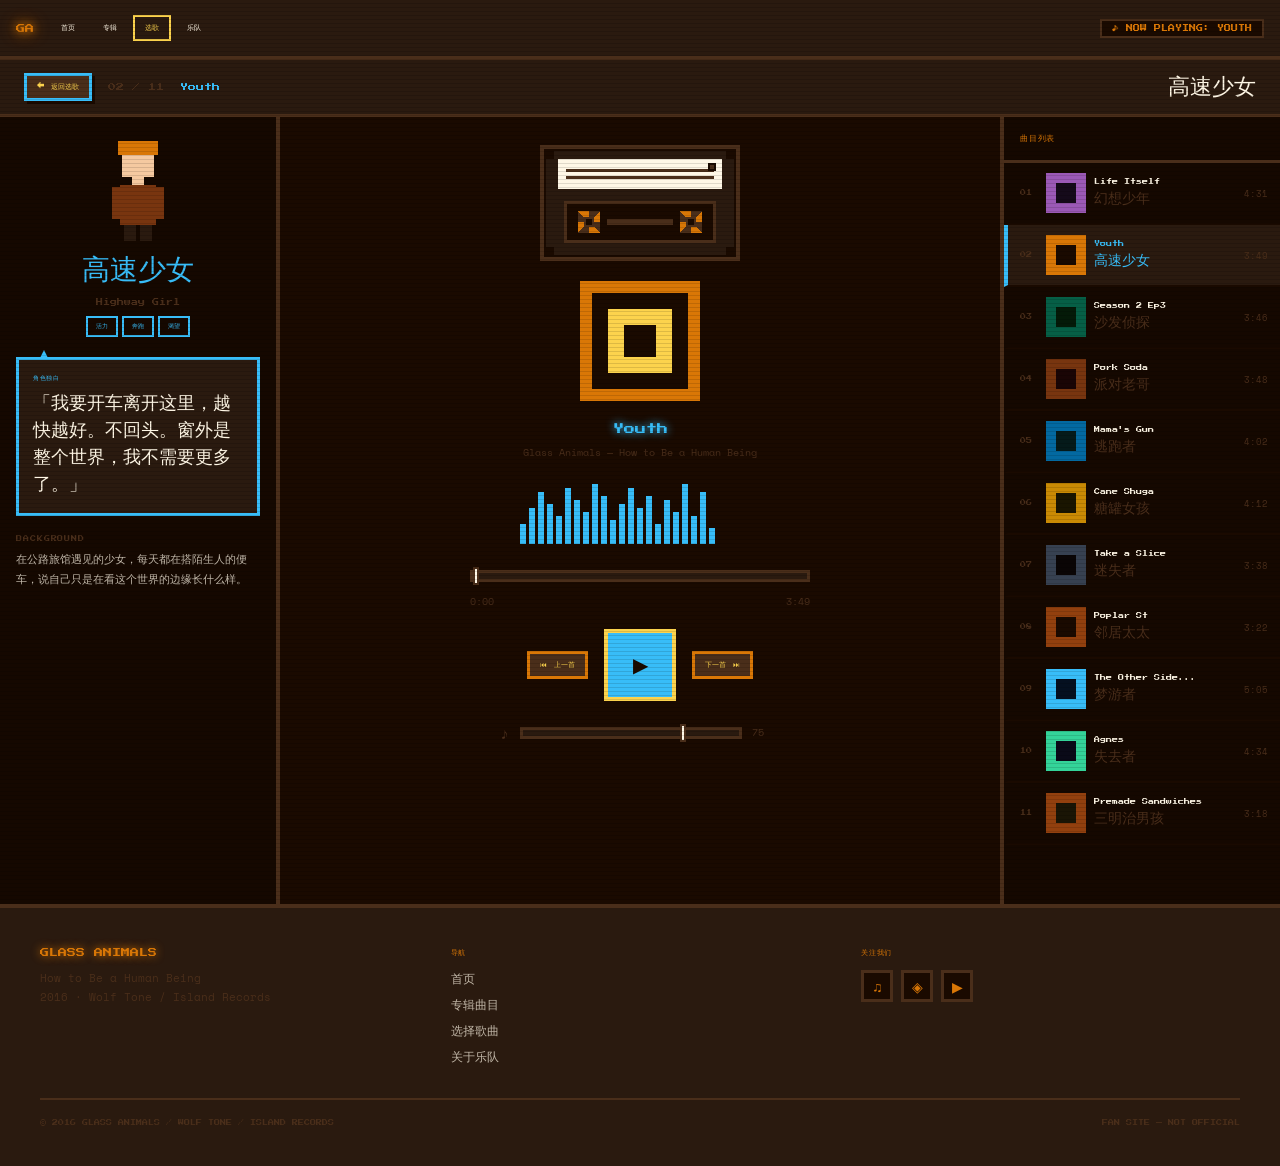
<file: youth.html>
<!DOCTYPE html>
<html lang="zh">
<head>
  <meta charset="UTF-8">
  <meta name="viewport" content="width=device-width, initial-scale=1.0">
  <title>Youth — Glass Animals</title>
  <link rel="stylesheet" href="style.css">
</head>
<body class="song-page youth">

<input type="checkbox" id="play" class="play-toggle sr-only">

<div id="scanlines"></div>

<nav class="site-nav">
  <input type="checkbox" id="nav-toggle" class="nav-toggle sr-only">
  <div class="nav-bar">
    <a href="index.html" class="nav-logo">GA</a>
    <div class="nav-links">
      <a href="index.html" class="nav-link">首页</a>
      <a href="album.html" class="nav-link">专辑</a>
      <a href="songs.html" class="nav-link active">选歌</a>
      <a href="band.html" class="nav-link">乐队</a>
    </div>
    <div class="nav-player">♪ NOW PLAYING: YOUTH</div>
    <label for="nav-toggle" class="hamburger">
      <span class="hamburger-line"></span>
      <span class="hamburger-line"></span>
      <span class="hamburger-line"></span>
    </label>
  </div>
  <div class="mobile-menu">
    <a href="index.html" class="nav-link">首页</a>
    <a href="album.html" class="nav-link">专辑</a>
    <a href="songs.html" class="nav-link active">选歌</a>
    <a href="band.html" class="nav-link">乐队</a>
  </div>
</nav>

<main class="player-layout">
  <div class="player-top-bar">
    <a href="songs.html" class="px-btn px-btn-sm px-btn-ghost accent-border">← 返回选歌</a>
    <span class="player-top-num">02 / 11</span>
    <span class="player-top-title">Youth</span>
    <span class="player-top-char">高速少女</span>
  </div>

  <div class="player-grid">

    <div class="player-left">
      <div class="player-char-section">
        <div class="player-char-avatar-wrap"><div class="char-avatar"></div></div>
        <div class="player-char-name-zh">高速少女</div>
        <div class="player-char-name-en">Highway Girl</div>
        <div class="player-char-moods">
          <span class="mood-tag">活力</span>
          <span class="mood-tag">奔跑</span>
          <span class="mood-tag">渴望</span>
        </div>
      </div>
      <div class="char-dialog">
        <div class="dialog-label">角色独白</div>
        <p class="dialog-text">「我要开车离开这里，越快越好。不回头。窗外是整个世界，我不需要更多了。」</p>
      </div>
      <div>
        <div class="player-section-label">BACKGROUND</div>
        <p class="player-bg-text">在公路旅馆遇见的少女，每天都在搭陌生人的便车，说自己只是在看这个世界的边缘长什么样。</p>
      </div>
    </div>

    <div class="player-center">
      <div class="player-cassette-wrap">
        <div class="cassette-body">
          <div class="cassette-label">
            <div class="cassette-label-line"></div>
            <div class="cassette-label-line"></div>
          </div>
          <div class="cassette-led"></div>
          <div class="cassette-window">
            <div class="reel"><div class="reel-center"></div></div>
            <div class="cassette-tape"></div>
            <div class="reel"><div class="reel-center"></div></div>
          </div>
          <div class="cassette-corner cassette-corner-tl"></div>
          <div class="cassette-corner cassette-corner-tr"></div>
          <div class="cassette-corner cassette-corner-bl"></div>
          <div class="cassette-corner cassette-corner-br"></div>
        </div>
      </div>
      <div class="art-display player-art-display"></div>
      <div class="player-song-heading">
        <div class="player-song-title">Youth</div>
        <div class="player-song-sub">Glass Animals — How to Be a Human Being</div>
      </div>
      <div class="player-spectrum-wrap">
        <div class="spectrum-wrap">
          <div class="sp-bar"></div><div class="sp-bar"></div><div class="sp-bar"></div>
          <div class="sp-bar"></div><div class="sp-bar"></div><div class="sp-bar"></div>
          <div class="sp-bar"></div><div class="sp-bar"></div><div class="sp-bar"></div>
          <div class="sp-bar"></div><div class="sp-bar"></div><div class="sp-bar"></div>
          <div class="sp-bar"></div><div class="sp-bar"></div><div class="sp-bar"></div>
          <div class="sp-bar"></div><div class="sp-bar"></div><div class="sp-bar"></div>
          <div class="sp-bar"></div><div class="sp-bar"></div><div class="sp-bar"></div>
          <div class="sp-bar"></div>
        </div>
      </div>
      <div class="player-progress-section">
        <input type="range" class="progress-bar" value="0" min="0" max="100">
        <div class="progress-times"><span>0:00</span><span>3:49</span></div>
      </div>
      <div class="player-controls">
        <a href="life-itself.html" class="px-btn px-btn-sm">⏮ 上一首</a>
        <label for="play" class="play-btn-main">
          <span class="icon-play">▶</span>
          <span class="icon-pause">⏸</span>
        </label>
        <a href="season-2-episode-3.html" class="px-btn px-btn-sm">下一首 ⏭</a>
      </div>
      <div class="player-volume-section">
        <span class="volume-icon">♪</span>
        <input type="range" class="volume-bar" value="75" min="0" max="100">
        <span class="volume-label">75</span>
      </div>
    </div>

    <div class="player-right">
      <div class="tracklist-header">曲目列表</div>
      <a href="life-itself.html" class="tracklist-item life-itself">
        <span class="tracklist-num">01</span>
        <div class="art-thumb art-thumb-sm tracklist-art"></div>
        <div class="tracklist-info">
          <div class="tracklist-title">Life Itself</div>
          <div class="tracklist-char">幻想少年</div>
        </div>
        <span class="tracklist-dur">4:31</span>
      </a>
      <a href="youth.html" class="tracklist-item tracklist-item-active youth">
        <span class="tracklist-num">02</span>
        <div class="art-thumb art-thumb-sm tracklist-art"></div>
        <div class="tracklist-info">
          <div class="tracklist-title tracklist-title-active">Youth</div>
          <div class="tracklist-char tracklist-char-active">高速少女</div>
        </div>
        <span class="tracklist-dur">3:49</span>
      </a>
      <a href="season-2-episode-3.html" class="tracklist-item s2e3">
        <span class="tracklist-num">03</span>
        <div class="art-thumb art-thumb-sm tracklist-art"></div>
        <div class="tracklist-info">
          <div class="tracklist-title">Season 2 Ep3</div>
          <div class="tracklist-char">沙发侦探</div>
        </div>
        <span class="tracklist-dur">3:46</span>
      </a>
      <a href="pork-soda.html" class="tracklist-item pork-soda">
        <span class="tracklist-num">04</span>
        <div class="art-thumb art-thumb-sm tracklist-art"></div>
        <div class="tracklist-info">
          <div class="tracklist-title">Pork Soda</div>
          <div class="tracklist-char">派对老哥</div>
        </div>
        <span class="tracklist-dur">3:48</span>
      </a>
      <a href="mamas-gun.html" class="tracklist-item mamas-gun">
        <span class="tracklist-num">05</span>
        <div class="art-thumb art-thumb-sm tracklist-art"></div>
        <div class="tracklist-info">
          <div class="tracklist-title">Mama's Gun</div>
          <div class="tracklist-char">逃跑者</div>
        </div>
        <span class="tracklist-dur">4:02</span>
      </a>
      <a href="cane-shuga.html" class="tracklist-item cane-shuga">
        <span class="tracklist-num">06</span>
        <div class="art-thumb art-thumb-sm tracklist-art"></div>
        <div class="tracklist-info">
          <div class="tracklist-title">Cane Shuga</div>
          <div class="tracklist-char">糖罐女孩</div>
        </div>
        <span class="tracklist-dur">4:12</span>
      </a>
      <a href="take-a-slice.html" class="tracklist-item take-a-slice">
        <span class="tracklist-num">07</span>
        <div class="art-thumb art-thumb-sm tracklist-art"></div>
        <div class="tracklist-info">
          <div class="tracklist-title">Take a Slice</div>
          <div class="tracklist-char">迷失者</div>
        </div>
        <span class="tracklist-dur">3:38</span>
      </a>
      <a href="poplar-st.html" class="tracklist-item poplar-st">
        <span class="tracklist-num">08</span>
        <div class="art-thumb art-thumb-sm tracklist-art"></div>
        <div class="tracklist-info">
          <div class="tracklist-title">Poplar St</div>
          <div class="tracklist-char">邻居太太</div>
        </div>
        <span class="tracklist-dur">3:22</span>
      </a>
      <a href="the-other-side-of-paradise.html" class="tracklist-item paradise">
        <span class="tracklist-num">09</span>
        <div class="art-thumb art-thumb-sm tracklist-art"></div>
        <div class="tracklist-info">
          <div class="tracklist-title">The Other Side...</div>
          <div class="tracklist-char">梦游者</div>
        </div>
        <span class="tracklist-dur">5:05</span>
      </a>
      <a href="agnes.html" class="tracklist-item agnes">
        <span class="tracklist-num">10</span>
        <div class="art-thumb art-thumb-sm tracklist-art"></div>
        <div class="tracklist-info">
          <div class="tracklist-title">Agnes</div>
          <div class="tracklist-char">失去者</div>
        </div>
        <span class="tracklist-dur">4:34</span>
      </a>
      <a href="premade-sandwiches.html" class="tracklist-item sandwiches">
        <span class="tracklist-num">11</span>
        <div class="art-thumb art-thumb-sm tracklist-art"></div>
        <div class="tracklist-info">
          <div class="tracklist-title">Premade Sandwiches</div>
          <div class="tracklist-char">三明治男孩</div>
        </div>
        <span class="tracklist-dur">3:18</span>
      </a>
    </div>

  </div>
</main>

<div class="mobile-player-bar">
  <label for="play" class="mini-play-label px-btn px-btn-sm">
    <span class="icon-play">▶</span><span class="icon-pause">⏸</span>
  </label>
  <div class="mobile-player-song">
    <div class="mobile-player-title">Youth</div>
    <div class="mobile-player-prog"></div>
  </div>
  <a href="season-2-episode-3.html" class="mobile-player-next">⏭</a>
</div>

<footer class="site-footer">
  <div class="footer-inner">
    <div>
      <div class="footer-logo">GLASS ANIMALS</div>
      <p class="footer-tagline">How to Be a Human Being<br>2016 · Wolf Tone / Island Records</p>
    </div>
    <div>
      <div class="footer-heading">导航</div>
      <div class="footer-links">
        <a href="index.html" class="footer-link">首页</a>
        <a href="album.html" class="footer-link">专辑曲目</a>
        <a href="songs.html" class="footer-link">选择歌曲</a>
        <a href="band.html" class="footer-link">关于乐队</a>
      </div>
    </div>
    <div>
      <div class="footer-heading">关注我们</div>
      <div class="footer-social">
        <span class="social-btn">♫</span>
        <span class="social-btn">◈</span>
        <span class="social-btn">▶</span>
      </div>
    </div>
  </div>
  <div class="footer-bottom">
    <span class="footer-copy">© 2016 GLASS ANIMALS / WOLF TONE / ISLAND RECORDS</span>
    <span class="footer-copy">FAN SITE — NOT OFFICIAL</span>
  </div>
</footer>

</body>
</html>
</file>
<file: style.css>
@import url('https://fonts.googleapis.com/css2?family=Press+Start+2P&family=VT323:wght@400&family=Space+Mono:ital,wght@0,400;0,700;1,400&display=swap');

:root {
  --dark: #1A0A00;
  --brown: #2A1A0F;
  --caramel: #4A2E1A;
  --amber: #D97706;
  --yellow: #FCD34D;
  --cream: #FFF7E6;
  --blue: #38BDF8;
  --green: #34D399;
  --skin: #F5C9A0;
  --accent: var(--amber);
  --song-bg: var(--dark);
  --art1: var(--amber);
  --art2: var(--yellow);
  --hair: var(--amber);
  --eye: var(--yellow);
  --cloth: var(--caramel);
}

/* ── Song theme classes ── */
.life-itself  { --accent:#38BDF8; --song-bg:#150A1A; --art1:#9B59B6; --art2:#38BDF8; --hair:#9B59B6; --eye:#38BDF8;  --cloth:#6A0572; }
.youth        { --accent:#38BDF8; --song-bg:#1A0A00; --art1:#D97706; --art2:#FCD34D; --hair:#D97706; --eye:#FCD34D; --cloth:#78350F; }
.s2e3         { --accent:#34D399; --song-bg:#041A08; --art1:#065F46; --art2:#34D399; --hair:#059669; --eye:#34D399; --cloth:#065F46; }
.pork-soda    { --accent:#38BDF8; --song-bg:#1A0505; --art1:#78350F; --art2:#D97706; --hair:#78350F; --eye:#D97706; --cloth:#451A00; }
.mamas-gun    { --accent:#38BDF8; --song-bg:#051A1A; --art1:#0369A1; --art2:#38BDF8; --hair:#0EA5E9; --eye:#38BDF8; --cloth:#0369A1; }
.cane-shuga   { --accent:#34D399; --song-bg:#1A1500; --art1:#CA8A04; --art2:#FCD34D; --hair:#CA8A04; --eye:#34D399; --cloth:#92400E; }
.take-a-slice { --accent:#38BDF8; --song-bg:#0A0505; --art1:#374151; --art2:#38BDF8; --hair:#374151; --eye:#38BDF8; --cloth:#1F2937; }
.poplar-st    { --accent:#34D399; --song-bg:#1A0A00; --art1:#92400E; --art2:#FCD34D; --hair:#FFF7E6; --eye:#FCD34D; --cloth:#D97706; }
.paradise     { --accent:#38BDF8; --song-bg:#051020; --art1:#38BDF8; --art2:#0EA5E9; --hair:#0EA5E9; --eye:#FCD34D; --cloth:#1E3A5F; }
.agnes        { --accent:#34D399; --song-bg:#0A0A18; --art1:#34D399; --art2:#065F46; --hair:#4B5563; --eye:#34D399; --cloth:#1F2937; }
.sandwiches   { --accent:#34D399; --song-bg:#1A1505; --art1:#92400E; --art2:#D97706; --hair:#EAB308; --eye:#D97706;  --cloth:#92400E; }

/* ── Band member classes ── */
.member-dave { --member-bd:#9B59B6; --member-ac:#38BDF8; }
.member-drew { --member-bd:#D97706; --member-ac:#FCD34D; }
.member-ed   { --member-bd:#059669; --member-ac:#34D399; }
.member-joe  { --member-bd:#0EA5E9; --member-ac:#38BDF8; }

/* ── Reset ── */
*, *::before, *::after {
  box-sizing: border-box;
  margin: 0;
  padding: 0;
}

html {
  font-size: 16px;
  scroll-behavior: smooth;
}

body {
  background-color: var(--dark);
  color: var(--cream);
  font-family: 'Space Mono', monospace;
  min-height: 100vh;
  overflow-x: hidden;
}

a {
  color: inherit;
  text-decoration: none;
}

button {
  background: none;
  border: none;
  cursor: pointer;
  font-family: inherit;
}

img {
  display: block;
  max-width: 100%;
}

/* ── Screen-reader only ── */
.sr-only {
  position: absolute;
  width: 1px;
  height: 1px;
  padding: 0;
  margin: -1px;
  overflow: hidden;
  clip: rect(0, 0, 0, 0);
  white-space: nowrap;
  border: 0;
}

/* ── Scanlines overlay ── */
#scanlines {
  position: fixed;
  inset: 0;
  z-index: 9998;
  pointer-events: none;
  background: repeating-linear-gradient(
    to bottom,
    transparent 0px,
    transparent 3px,
    rgba(0, 0, 0, 0.12) 3px,
    rgba(0, 0, 0, 0.12) 4px
  );
}

/* ══════════════════════════════════════
   NAVIGATION
══════════════════════════════════════ */
.site-nav {
  position: sticky;
  top: 0;
  z-index: 1000;
  background: var(--brown);
  border-bottom: 4px solid var(--caramel);
}

.nav-bar {
  max-width: 1440px;
  margin: 0 auto;
  display: flex;
  align-items: center;
  height: 56px;
  padding: 0 16px;
  gap: 16px;
}

.nav-logo {
  font-family: 'Press Start 2P', monospace;
  font-size: 9px;
  color: var(--amber);
  text-shadow: 0 0 8px var(--amber), 0 0 16px var(--amber);
  white-space: nowrap;
  flex-shrink: 0;
  letter-spacing: -0.5px;
}

.nav-links {
  display: flex;
  gap: 4px;
  flex: 1;
}

.nav-link {
  font-family: 'Press Start 2P', monospace;
  font-size: 7px;
  color: var(--cream);
  padding: 6px 10px;
  border: 2px solid transparent;
  transition: color 0.1s, border-color 0.1s;
  white-space: nowrap;
}

.nav-link:hover {
  color: var(--yellow);
  border-color: var(--caramel);
}

.nav-link.active {
  color: var(--yellow);
  border: 2px solid var(--yellow);
}

.nav-player {
  display: flex;
  align-items: center;
  gap: 8px;
  background: var(--dark);
  border: 2px solid var(--caramel);
  padding: 4px 10px;
  font-size: 7px;
  font-family: 'Press Start 2P', monospace;
  color: var(--amber);
  white-space: nowrap;
}

/* Hamburger — checkbox hack */
.nav-toggle {
  display: none;
}

.hamburger {
  display: none;
  cursor: pointer;
  flex-direction: column;
  gap: 5px;
  padding: 8px;
  margin-left: auto;
}

.hamburger-line {
  display: block;
  width: 22px;
  height: 3px;
  background: var(--amber);
}

.mobile-menu {
  display: none;
  flex-direction: column;
  background: var(--brown);
  border-top: 2px solid var(--caramel);
  padding: 8px 0;
}

.mobile-menu .nav-link {
  padding: 10px 20px;
  border: none;
  border-bottom: 1px solid var(--caramel);
}

.site-nav .nav-toggle:checked ~ .mobile-menu {
  display: flex;
}

@media (max-width: 768px) {
  .nav-links,
  .nav-player {
    display: none;
  }
  .hamburger {
    display: flex;
  }
}

/* ══════════════════════════════════════
   BUTTONS
══════════════════════════════════════ */
.px-btn {
  display: inline-flex;
  align-items: center;
  gap: 6px;
  font-family: 'Press Start 2P', monospace;
  font-size: 8px;
  padding: 10px 16px;
  background: var(--caramel);
  color: var(--yellow);
  border: 4px solid var(--amber);
  box-shadow: 4px 4px 0 var(--dark);
  cursor: pointer;
  transition: transform 0.08s, box-shadow 0.08s;
  white-space: nowrap;
}

.px-btn:hover {
  transform: translate(-2px, -2px);
  box-shadow: 6px 6px 0 var(--dark);
  color: var(--yellow);
}

.px-btn:active {
  transform: translate(2px, 2px);
  box-shadow: 2px 2px 0 var(--dark);
}

.px-btn-ghost {
  display: inline-flex;
  align-items: center;
  gap: 6px;
  font-family: 'Press Start 2P', monospace;
  font-size: 8px;
  padding: 10px 16px;
  background: transparent;
  color: var(--cream);
  border: 4px solid var(--caramel);
  box-shadow: 4px 4px 0 var(--dark);
  cursor: pointer;
  transition: transform 0.08s, box-shadow 0.08s;
  white-space: nowrap;
}

.px-btn-ghost:hover {
  transform: translate(-2px, -2px);
  box-shadow: 6px 6px 0 var(--dark);
  color: var(--yellow);
  border-color: var(--amber);
}

.px-btn-ghost:active {
  transform: translate(2px, 2px);
  box-shadow: 2px 2px 0 var(--dark);
}

.px-btn-sm {
  font-family: 'Press Start 2P', monospace;
  font-size: 7px;
  padding: 6px 10px;
  background: var(--caramel);
  color: var(--yellow);
  border: 3px solid var(--amber);
  box-shadow: 3px 3px 0 var(--dark);
  cursor: pointer;
  display: inline-flex;
  align-items: center;
  gap: 4px;
  transition: transform 0.08s, box-shadow 0.08s;
  white-space: nowrap;
}

.px-btn-sm:hover {
  transform: translate(-2px, -2px);
  box-shadow: 5px 5px 0 var(--dark);
  color: var(--yellow);
}

.px-btn-sm:active {
  transform: translate(2px, 2px);
  box-shadow: 1px 1px 0 var(--dark);
}

.px-btn-accent {
  display: inline-flex;
  align-items: center;
  gap: 6px;
  font-family: 'Press Start 2P', monospace;
  font-size: 8px;
  padding: 10px 16px;
  background: var(--accent);
  color: var(--dark);
  border: 4px solid var(--yellow);
  box-shadow: 4px 4px 0 var(--dark);
  cursor: pointer;
  transition: transform 0.08s, box-shadow 0.08s;
  white-space: nowrap;
}

.px-btn-accent:hover {
  transform: translate(-2px, -2px);
  box-shadow: 6px 6px 0 var(--dark);
}

.px-btn-accent:active {
  transform: translate(2px, 2px);
  box-shadow: 2px 2px 0 var(--dark);
}

.accent-border {
  border-color: var(--accent);
}

/* ── Play button (main) ── */
.play-btn-main {
  width: 72px;
  height: 72px;
  display: flex;
  align-items: center;
  justify-content: center;
  background: var(--accent);
  border: 4px solid var(--yellow);
  box-shadow: 4px 4px 0 var(--dark);
  cursor: pointer;
  font-size: 20px;
  transition: transform 0.08s, box-shadow 0.08s;
  flex-shrink: 0;
  color: var(--dark);
}

.play-btn-main:hover {
  transform: translate(-2px, -2px);
  box-shadow: 6px 6px 0 var(--dark);
}

.play-btn-main:active {
  transform: translate(2px, 2px);
  box-shadow: 2px 2px 0 var(--dark);
}

.icon-pause { display: none; }
.icon-play  { display: flex; }

.play-toggle:checked ~ .player-layout .icon-pause { display: flex; }
.play-toggle:checked ~ .player-layout .icon-play  { display: none; }

/* ══════════════════════════════════════
   CARDS / DIVIDERS / TAGS
══════════════════════════════════════ */
.px-card {
  background: var(--brown);
  border: 4px solid var(--caramel);
  padding: 20px;
}

.px-divider {
  height: 4px;
  background: repeating-linear-gradient(
    to right,
    var(--caramel) 0px,
    var(--caramel) 8px,
    transparent 8px,
    transparent 16px
  );
  margin: 24px 0;
}

.mood-tag {
  display: inline-block;
  font-family: 'Press Start 2P', monospace;
  font-size: 6px;
  padding: 4px 8px;
  border: 2px solid var(--accent);
  color: var(--accent);
  background: transparent;
}

/* ══════════════════════════════════════
   ART THUMBNAILS (CSS pixel art)
══════════════════════════════════════ */
.art-thumb {
  position: relative;
  overflow: hidden;
  flex-shrink: 0;
  box-shadow:
    inset 0 0 0 10px var(--art1),
    inset 0 0 0 20px var(--song-bg),
    inset 0 0 0 30px var(--art2),
    inset 0 0 0 38px var(--song-bg);
  background-color: var(--song-bg);
  background-image: var(--cover-image, none);
  background-position: center;
  background-repeat: no-repeat;
  background-size: cover;
  image-rendering: pixelated;
}

.art-thumb-sm {
  width: 40px;
  height: 40px;
}

.art-thumb-md {
  width: 64px;
  height: 64px;
}

.art-thumb-lg {
  width: 96px;
  height: 96px;
}

/* ── Hero cover (large pixel art) ── */
.hero-cover {
  position: relative;
  overflow: hidden;
  width: 168px;
  height: 168px;
  flex-shrink: 0;
  background-color: var(--dark);
  box-shadow:
    inset 0 0 0 8px var(--caramel),
    inset 0 0 0 20px var(--brown),
    inset 0 0 0 36px var(--amber),
    inset 0 0 0 56px var(--dark),
    inset 0 0 0 72px var(--yellow),
    inset 0 0 0 84px var(--dark);
  background-image: var(--cover-image, none);
  background-position: center;
  background-repeat: no-repeat;
  background-size: cover;
  image-rendering: pixelated;
}

/* ══════════════════════════════════════
   CHARACTER AVATARS (CSS gradient art)
══════════════════════════════════════ */
.char-avatar {
  width: 60px;
  height: 100px;
  flex-shrink: 0;
  image-rendering: pixelated;
  background:
    /* hair top */
    linear-gradient(var(--hair), var(--hair)) 10px 0 / 40px 14px no-repeat,
    /* face */
    linear-gradient(var(--skin), var(--skin)) 14px 12px / 32px 24px no-repeat,
    /* left eye */
    linear-gradient(var(--eye), var(--eye)) 20px 20px / 8px 6px no-repeat,
    /* right eye */
    linear-gradient(var(--eye), var(--eye)) 34px 20px / 8px 6px no-repeat,
    /* mouth */
    linear-gradient(#2A1A0F, #2A1A0F) 24px 30px / 12px 4px no-repeat,
    /* neck */
    linear-gradient(var(--skin), var(--skin)) 24px 36px / 12px 8px no-repeat,
    /* body / clothes */
    linear-gradient(var(--cloth), var(--cloth)) 12px 44px / 36px 40px no-repeat,
    /* left arm */
    linear-gradient(var(--cloth), var(--cloth)) 4px 46px / 10px 32px no-repeat,
    /* right arm */
    linear-gradient(var(--cloth), var(--cloth)) 46px 46px / 10px 32px no-repeat,
    /* left leg */
    linear-gradient(#2A1A0F, #2A1A0F) 16px 82px / 12px 18px no-repeat,
    /* right leg */
    linear-gradient(#2A1A0F, #2A1A0F) 32px 82px / 12px 18px no-repeat,
    /* background */
    transparent;
}

.char-avatar-mini {
  width: 36px;
  height: 60px;
  flex-shrink: 0;
  image-rendering: pixelated;
  background:
    /* hair */
    linear-gradient(var(--hair), var(--hair)) 6px 0 / 24px 8px no-repeat,
    /* face */
    linear-gradient(var(--skin), var(--skin)) 8px 7px / 20px 14px no-repeat,
    /* left eye */
    linear-gradient(var(--eye), var(--eye)) 12px 11px / 5px 4px no-repeat,
    /* right eye */
    linear-gradient(var(--eye), var(--eye)) 20px 11px / 5px 4px no-repeat,
    /* mouth */
    linear-gradient(#2A1A0F, #2A1A0F) 14px 18px / 8px 3px no-repeat,
    /* neck */
    linear-gradient(var(--skin), var(--skin)) 14px 21px / 8px 5px no-repeat,
    /* body */
    linear-gradient(var(--cloth), var(--cloth)) 8px 26px / 20px 22px no-repeat,
    /* left arm */
    linear-gradient(var(--cloth), var(--cloth)) 2px 28px / 7px 18px no-repeat,
    /* right arm */
    linear-gradient(var(--cloth), var(--cloth)) 27px 28px / 7px 18px no-repeat,
    /* left leg */
    linear-gradient(#2A1A0F, #2A1A0F) 10px 48px / 7px 12px no-repeat,
    /* right leg */
    linear-gradient(#2A1A0F, #2A1A0F) 19px 48px / 7px 12px no-repeat,
    transparent;
}

/* ══════════════════════════════════════
   CASSETTE
══════════════════════════════════════ */
.cassette-body {
  position: relative;
  width: 200px;
  height: 116px;
  background: var(--brown);
  border: 4px solid var(--caramel);
  box-shadow: 4px 4px 0 var(--dark), inset 0 0 0 2px var(--dark);
  margin: 0 auto;
}

.cassette-label {
  position: absolute;
  top: 10px;
  left: 14px;
  right: 14px;
  height: 30px;
  background: var(--cream);
  display: flex;
  flex-direction: column;
  justify-content: center;
  gap: 4px;
  padding: 4px 8px;
}

.cassette-label-line {
  height: 3px;
  background: var(--caramel);
}

.cassette-led {
  position: absolute;
  top: 14px;
  right: 20px;
  width: 8px;
  height: 8px;
  background: var(--caramel);
  border: 2px solid var(--dark);
  transition: background 0.2s;
}

.play-toggle:checked ~ .player-layout .cassette-led {
  background: var(--accent);
  box-shadow: 0 0 6px var(--accent);
}

.cassette-window {
  position: absolute;
  bottom: 14px;
  left: 20px;
  right: 20px;
  height: 42px;
  background: var(--dark);
  border: 3px solid var(--caramel);
  display: flex;
  align-items: center;
  justify-content: space-between;
  padding: 4px 8px;
}

.reel {
  width: 28px;
  height: 28px;
  border-radius: 0;
  background: conic-gradient(
    var(--caramel) 0deg 45deg,
    var(--amber) 45deg 90deg,
    var(--caramel) 90deg 135deg,
    var(--amber) 135deg 180deg,
    var(--caramel) 180deg 225deg,
    var(--amber) 225deg 270deg,
    var(--caramel) 270deg 315deg,
    var(--amber) 315deg 360deg
  );
  border: 3px solid var(--dark);
  animation: reel-spin 1s linear infinite;
  animation-play-state: paused;
  position: relative;
}

.reel-center {
  position: absolute;
  top: 50%;
  left: 50%;
  transform: translate(-50%, -50%);
  width: 10px;
  height: 10px;
  background: var(--dark);
  border: 2px solid var(--caramel);
}

.play-toggle:checked ~ .player-layout .reel {
  animation-play-state: running;
}

.cassette-tape {
  flex: 1;
  height: 6px;
  background: var(--caramel);
  margin: 0 4px;
}

.cassette-corner {
  position: absolute;
  width: 10px;
  height: 10px;
  background: var(--dark);
}
.cassette-corner-tl { top: 0; left: 0; }
.cassette-corner-tr { top: 0; right: 0; }
.cassette-corner-bl { bottom: 0; left: 0; }
.cassette-corner-br { bottom: 0; right: 0; }

/* ══════════════════════════════════════
   SPECTRUM BARS
══════════════════════════════════════ */
.spectrum-wrap {
  height: 64px;
  display: flex;
  align-items: flex-end;
  gap: 3px;
}

.sp-bar {
  width: 6px;
  background: var(--accent);
  animation-duration: 0.6s;
  animation-iteration-count: infinite;
  animation-direction: alternate;
  animation-play-state: paused;
}

.play-toggle:checked ~ .player-layout .sp-bar {
  animation-play-state: running;
}

.sp-bar:nth-child(3n+1)   { animation-name: sp1; }
.sp-bar:nth-child(3n+2)   { animation-name: sp2; }
.sp-bar:nth-child(3n)     { animation-name: sp3; }

.sp-bar:nth-child(1)  { height: 20px; animation-delay: 0.0s; }
.sp-bar:nth-child(2)  { height: 36px; animation-delay: 0.1s; }
.sp-bar:nth-child(3)  { height: 52px; animation-delay: 0.2s; }
.sp-bar:nth-child(4)  { height: 40px; animation-delay: 0.05s; }
.sp-bar:nth-child(5)  { height: 28px; animation-delay: 0.15s; }
.sp-bar:nth-child(6)  { height: 56px; animation-delay: 0.25s; }
.sp-bar:nth-child(7)  { height: 44px; animation-delay: 0.08s; }
.sp-bar:nth-child(8)  { height: 32px; animation-delay: 0.18s; }
.sp-bar:nth-child(9)  { height: 60px; animation-delay: 0.03s; }
.sp-bar:nth-child(10) { height: 48px; animation-delay: 0.13s; }
.sp-bar:nth-child(11) { height: 24px; animation-delay: 0.23s; }
.sp-bar:nth-child(12) { height: 40px; animation-delay: 0.07s; }
.sp-bar:nth-child(13) { height: 56px; animation-delay: 0.17s; }
.sp-bar:nth-child(14) { height: 36px; animation-delay: 0.27s; }
.sp-bar:nth-child(15) { height: 48px; animation-delay: 0.04s; }
.sp-bar:nth-child(16) { height: 20px; animation-delay: 0.14s; }
.sp-bar:nth-child(17) { height: 44px; animation-delay: 0.24s; }
.sp-bar:nth-child(18) { height: 32px; animation-delay: 0.09s; }
.sp-bar:nth-child(19) { height: 60px; animation-delay: 0.19s; }
.sp-bar:nth-child(20) { height: 28px; animation-delay: 0.29s; }
.sp-bar:nth-child(21) { height: 52px; animation-delay: 0.06s; }
.sp-bar:nth-child(22) { height: 16px; animation-delay: 0.16s; }

/* ══════════════════════════════════════
   RANGE INPUTS
══════════════════════════════════════ */
input[type="range"] {
  -webkit-appearance: none;
  appearance: none;
  width: 100%;
  height: 12px;
  background: var(--brown);
  border: 3px solid var(--caramel);
  outline: none;
  cursor: pointer;
}

input[type="range"]::-webkit-slider-thumb {
  -webkit-appearance: none;
  appearance: none;
  width: 6px;
  height: 18px;
  background: var(--cream);
  border: 2px solid var(--caramel);
  cursor: pointer;
}

input[type="range"]::-moz-range-thumb {
  width: 6px;
  height: 18px;
  background: var(--cream);
  border: 2px solid var(--caramel);
  cursor: pointer;
  border-radius: 0;
}

/* ══════════════════════════════════════
   HOME PAGE
══════════════════════════════════════ */
.hero {
  min-height: 100vh;
  background: linear-gradient(
    to bottom,
    var(--dark) 0%,
    var(--brown) 40%,
    var(--dark) 100%
  );
  display: flex;
  align-items: center;
  justify-content: center;
  padding: 60px 24px;
}

.hero-content {
  display: flex;
  flex-direction: column;
  align-items: center;
  gap: 28px;
  text-align: center;
  max-width: 700px;
}

.hero-cover-wrap {
  animation: float 3s ease-in-out infinite;
}

.hero-title {
  font-family: 'Press Start 2P', monospace;
  font-size: clamp(8px, 1.8vw, 16px);
  color: var(--yellow);
  text-shadow: 0 0 8px var(--amber), 0 0 20px var(--amber);
  line-height: 2;
  letter-spacing: 0.05em;
}

.hero-band {
  font-family: 'VT323', monospace;
  font-size: clamp(28px, 5vw, 48px);
  color: var(--amber);
  text-shadow: 0 0 12px var(--amber), 0 0 24px var(--amber);
  letter-spacing: 0.1em;
}

.hero-meta {
  font-family: 'Space Mono', monospace;
  font-size: 11px;
  color: var(--caramel);
  letter-spacing: 0.15em;
}

.hero-cta {
  display: flex;
  gap: 16px;
  flex-wrap: wrap;
  justify-content: center;
}

.about-section {
  max-width: 1200px;
  margin: 0 auto;
  padding: 64px 24px;
}

.section-heading {
  font-family: 'Press Start 2P', monospace;
  font-size: 10px;
  color: var(--amber);
  margin-bottom: 32px;
  letter-spacing: 0.1em;
}

.stats-bar {
  display: flex;
  flex-wrap: wrap;
  gap: 16px;
  margin-bottom: 32px;
}

.stat-item {
  background: var(--brown);
  border: 3px solid var(--caramel);
  padding: 12px 16px;
  text-align: center;
  min-width: 100px;
}

.stat-value {
  font-family: 'Press Start 2P', monospace;
  font-size: 12px;
  color: var(--yellow);
  display: block;
  margin-bottom: 6px;
}

.stat-label {
  font-size: 9px;
  color: var(--caramel);
  font-family: 'Press Start 2P', monospace;
  display: block;
}

.genre-tags {
  display: flex;
  flex-wrap: wrap;
  gap: 8px;
  margin-bottom: 24px;
}

.genre-tag {
  font-family: 'Press Start 2P', monospace;
  font-size: 7px;
  padding: 5px 10px;
  background: var(--dark);
  border: 2px solid var(--amber);
  color: var(--amber);
}

.about-text {
  font-size: 13px;
  line-height: 1.9;
  color: var(--cream);
  opacity: 0.85;
}

/* ── Character grid ── */
.char-grid {
  max-width: 1200px;
  margin: 0 auto;
  padding: 64px 24px;
}

.char-grid-inner {
  display: grid;
  grid-template-columns: repeat(auto-fill, minmax(160px, 1fr));
  gap: 16px;
}

.char-card {
  display: flex;
  flex-direction: column;
  align-items: center;
  gap: 10px;
  background: var(--brown);
  border: 4px solid var(--caramel);
  padding: 16px 12px;
  text-align: center;
  transition: transform 0.12s, box-shadow 0.12s, border-color 0.12s;
}

.char-card:hover {
  transform: translate(-4px, -4px);
  box-shadow: 6px 6px 0 var(--caramel);
  border-color: var(--accent);
}

.char-num {
  font-family: 'Press Start 2P', monospace;
  font-size: 7px;
  color: var(--caramel);
}

.char-name-zh {
  font-family: 'VT323', monospace;
  font-size: 20px;
  color: var(--yellow);
}

.char-song-title {
  font-family: 'Press Start 2P', monospace;
  font-size: 6px;
  color: var(--amber);
  line-height: 1.6;
}

/* ── Concept section ── */
.concept-section {
  max-width: 1200px;
  margin: 0 auto;
  padding: 64px 24px;
}

.concept-inner {
  display: grid;
  grid-template-columns: 1fr 1fr;
  gap: 40px;
}

.concept-text {
  font-size: 13px;
  line-height: 1.9;
  color: var(--cream);
  opacity: 0.85;
}

.timeline {
  position: relative;
  padding-left: 24px;
}

.timeline::before {
  content: '';
  position: absolute;
  left: 0;
  top: 0;
  bottom: 0;
  width: 4px;
  background: repeating-linear-gradient(
    to bottom,
    var(--amber) 0,
    var(--amber) 8px,
    transparent 8px,
    transparent 16px
  );
}

.timeline-item {
  margin-bottom: 24px;
  position: relative;
}

.timeline-item::before {
  content: '';
  position: absolute;
  left: -28px;
  top: 4px;
  width: 10px;
  height: 10px;
  background: var(--amber);
  border: 2px solid var(--dark);
}

.timeline-year {
  font-family: 'Press Start 2P', monospace;
  font-size: 8px;
  color: var(--yellow);
  margin-bottom: 4px;
}

.timeline-event {
  font-family: 'Space Mono', monospace;
  font-size: 11px;
  color: var(--cream);
  opacity: 0.8;
}

/* ══════════════════════════════════════
   ALBUM PAGE
══════════════════════════════════════ */
.album-page {
  max-width: 1100px;
  margin: 0 auto;
  padding: 48px 24px;
}

.album-header {
  margin-bottom: 40px;
}

.album-page-title {
  font-family: 'Press Start 2P', monospace;
  font-size: 12px;
  color: var(--yellow);
  text-shadow: 0 0 10px var(--amber);
  margin-bottom: 8px;
}

.album-page-sub {
  font-family: 'VT323', monospace;
  font-size: 28px;
  color: var(--amber);
}

.track-list {
  display: flex;
  flex-direction: column;
  gap: 4px;
}

.track-row {
  display: flex;
  align-items: center;
  gap: 12px;
  padding: 12px 16px;
  background: var(--brown);
  border: 3px solid var(--caramel);
  transition: transform 0.08s, border-color 0.08s, background 0.08s;
}

.track-row:hover {
  border-color: var(--accent);
  transform: translate(-2px, -2px);
  box-shadow: 3px 3px 0 var(--dark);
}

.track-num {
  font-family: 'Press Start 2P', monospace;
  font-size: 8px;
  color: var(--caramel);
  width: 24px;
  flex-shrink: 0;
}

.track-info {
  flex: 1;
  min-width: 0;
}

.track-title {
  font-family: 'Press Start 2P', monospace;
  font-size: 8px;
  color: var(--cream);
  margin-bottom: 4px;
  white-space: nowrap;
  overflow: hidden;
  text-overflow: ellipsis;
}

.track-char {
  font-family: 'VT323', monospace;
  font-size: 16px;
  color: var(--accent);
}

.track-moods {
  display: flex;
  gap: 4px;
  flex-wrap: wrap;
}

.track-dur {
  font-family: 'Space Mono', monospace;
  font-size: 11px;
  color: var(--caramel);
  flex-shrink: 0;
  width: 36px;
  text-align: right;
}

.track-play-icon {
  font-size: 12px;
  color: var(--accent);
  flex-shrink: 0;
}

/* ══════════════════════════════════════
   SONGS PAGE
══════════════════════════════════════ */
.songs-page {
  max-width: 1200px;
  margin: 0 auto;
  padding: 48px 24px;
}

.songs-stage-header {
  font-family: 'Press Start 2P', monospace;
  font-size: 14px;
  color: var(--yellow);
  text-shadow: 0 0 10px var(--amber);
  text-align: center;
  margin-bottom: 8px;
}

.songs-stage-sub {
  font-family: 'VT323', monospace;
  font-size: 24px;
  color: var(--caramel);
  text-align: center;
  margin-bottom: 40px;
}

.song-grid {
  display: grid;
  grid-template-columns: repeat(auto-fill, minmax(200px, 1fr));
  gap: 16px;
}

.song-card {
  display: flex;
  flex-direction: column;
  background: var(--brown);
  border: 4px solid var(--caramel);
  transition: transform 0.12s, box-shadow 0.12s, border-color 0.12s;
  overflow: hidden;
}

.song-card:hover {
  transform: translate(-4px, -4px);
  box-shadow: 6px 6px 0 var(--dark);
  border-color: var(--accent);
}

.song-card-art {
  position: relative;
  overflow: hidden;
  width: 100%;
  aspect-ratio: 1;
  background-color: var(--song-bg);
  box-shadow:
    inset 0 0 0 14px var(--art1),
    inset 0 0 0 28px var(--song-bg),
    inset 0 0 0 42px var(--art2),
    inset 0 0 0 56px var(--song-bg);
  background-image: var(--cover-image, none);
  background-position: center;
  background-repeat: no-repeat;
  background-size: cover;
}

.song-card-body {
  padding: 12px;
  display: flex;
  flex-direction: column;
  gap: 6px;
}

.song-card-num {
  font-family: 'Press Start 2P', monospace;
  font-size: 7px;
  color: var(--caramel);
}

.song-card-dur {
  font-family: 'Space Mono', monospace;
  font-size: 10px;
  color: var(--caramel);
}

.song-card-title {
  font-family: 'Press Start 2P', monospace;
  font-size: 7px;
  color: var(--cream);
  line-height: 1.6;
}

.song-card-char {
  font-family: 'VT323', monospace;
  font-size: 20px;
  color: var(--accent);
}

.song-card-char-en {
  font-size: 11px;
  color: var(--caramel);
}

.song-card-moods {
  display: flex;
  flex-wrap: wrap;
  gap: 4px;
}

/* ══════════════════════════════════════
   BAND PAGE
══════════════════════════════════════ */
.band-page {
  max-width: 1200px;
  margin: 0 auto;
  padding: 48px 24px;
}

.band-header {
  margin-bottom: 48px;
  text-align: center;
}

.band-page-label {
  font-family: 'Press Start 2P', monospace;
  font-size: 8px;
  color: var(--caramel);
  letter-spacing: 0.2em;
  margin-bottom: 12px;
}

.band-page-title {
  font-family: 'VT323', monospace;
  font-size: 56px;
  color: var(--amber);
  text-shadow: 0 0 12px var(--amber);
  margin-bottom: 8px;
}

.band-page-meta {
  font-family: 'Space Mono', monospace;
  font-size: 11px;
  color: var(--caramel);
  letter-spacing: 0.1em;
}

.band-overview {
  display: grid;
  grid-template-columns: 1fr 1fr;
  gap: 32px;
  margin-bottom: 48px;
}

.band-bio {
  font-size: 13px;
  line-height: 1.9;
  color: var(--cream);
  opacity: 0.85;
}

.band-sidebar {
  display: flex;
  flex-direction: column;
  gap: 16px;
}

.band-sidebar-heading {
  font-family: 'Press Start 2P', monospace;
  font-size: 8px;
  color: var(--amber);
  margin-bottom: 8px;
}

.album-list {
  display: flex;
  flex-direction: column;
  gap: 8px;
}

.album-list-item {
  background: var(--dark);
  border: 2px solid var(--caramel);
  padding: 8px 12px;
  font-family: 'Space Mono', monospace;
  font-size: 11px;
  color: var(--cream);
}

.album-list-year {
  font-family: 'Press Start 2P', monospace;
  font-size: 7px;
  color: var(--caramel);
}

.members-section {
  margin-bottom: 48px;
}

.members-grid {
  display: grid;
  grid-template-columns: repeat(auto-fill, minmax(240px, 1fr));
  gap: 16px;
  margin-top: 24px;
}

.member-card {
  background: var(--brown);
  border: 4px solid var(--member-bd, var(--caramel));
  padding: 20px;
  display: flex;
  flex-direction: column;
  gap: 12px;
}

.member-portrait {
  width: 64px;
  height: 64px;
  background:
    linear-gradient(var(--member-bd, var(--caramel)), var(--member-bd, var(--caramel))) 16px 0 / 32px 20px no-repeat,
    linear-gradient(var(--skin), var(--skin)) 18px 18px / 28px 22px no-repeat,
    linear-gradient(var(--member-ac, var(--amber)), var(--member-ac, var(--amber))) 22px 24px / 7px 5px no-repeat,
    linear-gradient(var(--member-ac, var(--amber)), var(--member-ac, var(--amber))) 36px 24px / 7px 5px no-repeat,
    linear-gradient(#2A1A0F, #2A1A0F) 27px 34px / 10px 4px no-repeat,
    linear-gradient(var(--skin), var(--skin)) 27px 38px / 10px 6px no-repeat,
    linear-gradient(var(--member-bd, var(--caramel)), var(--member-bd, var(--caramel))) 14px 44px / 36px 20px no-repeat,
    transparent;
}

.member-name {
  font-family: 'Press Start 2P', monospace;
  font-size: 9px;
  color: var(--member-ac, var(--yellow));
  line-height: 1.5;
}

.member-role {
  font-family: 'VT323', monospace;
  font-size: 20px;
  color: var(--member-bd, var(--caramel));
}

.member-desc {
  font-size: 11px;
  color: var(--cream);
  opacity: 0.75;
  line-height: 1.7;
}

.band-timeline-section {
  margin-bottom: 48px;
}

.band-deepdive {
  background: var(--brown);
  border: 4px solid var(--caramel);
  padding: 28px;
}

.band-deepdive-inner {
  display: grid;
  grid-template-columns: 1fr 1fr;
  gap: 32px;
  margin-top: 16px;
}

.band-deepdive-text {
  font-size: 12px;
  line-height: 1.9;
  color: var(--cream);
  opacity: 0.8;
}

/* ══════════════════════════════════════
   SONG PLAYER PAGE
══════════════════════════════════════ */
body.song-page {
  background: var(--song-bg);
}

.player-layout {
  min-height: calc(100vh - 56px);
  display: flex;
  flex-direction: column;
}

.player-top-bar {
  background: var(--brown);
  border-bottom: 3px solid var(--caramel);
  padding: 12px 24px;
  display: flex;
  align-items: center;
  gap: 16px;
  flex-wrap: wrap;
}

.player-top-num {
  font-family: 'Press Start 2P', monospace;
  font-size: 8px;
  color: var(--caramel);
}

.player-top-title {
  font-family: 'Press Start 2P', monospace;
  font-size: 8px;
  color: var(--accent);
  flex: 1;
}

.player-top-char {
  font-family: 'VT323', monospace;
  font-size: 22px;
  color: var(--cream);
}

.player-grid {
  display: grid;
  grid-template-columns: 280px 1fr 280px;
  flex: 1;
  gap: 0;
}

/* ── Left panel ── */
.player-left {
  border-right: 4px solid var(--caramel);
  padding: 24px 16px;
  display: flex;
  flex-direction: column;
  gap: 20px;
  overflow-y: auto;
  background: rgba(0,0,0,0.2);
}

.player-char-section {
  display: flex;
  flex-direction: column;
  align-items: center;
  gap: 10px;
  text-align: center;
}

.player-char-avatar-wrap {
  animation: float 3s ease-in-out infinite;
}

.player-char-name-zh {
  font-family: 'VT323', monospace;
  font-size: 28px;
  color: var(--accent);
}

.player-char-name-en {
  font-family: 'Press Start 2P', monospace;
  font-size: 7px;
  color: var(--caramel);
}

.player-char-moods {
  display: flex;
  gap: 4px;
  flex-wrap: wrap;
  justify-content: center;
}

.char-dialog {
  background: var(--brown);
  border: 3px solid var(--accent);
  padding: 14px;
  position: relative;
}

.char-dialog::before {
  content: '';
  position: absolute;
  top: -10px;
  left: 20px;
  width: 10px;
  height: 10px;
  background: var(--accent);
  clip-path: polygon(0 100%, 50% 0, 100% 100%);
}

.dialog-label {
  font-family: 'Press Start 2P', monospace;
  font-size: 6px;
  color: var(--accent);
  margin-bottom: 8px;
  letter-spacing: 0.1em;
}

.dialog-text {
  font-family: 'VT323', monospace;
  font-size: 18px;
  color: var(--cream);
  line-height: 1.5;
}

.player-section-label {
  font-family: 'Press Start 2P', monospace;
  font-size: 6px;
  color: var(--caramel);
  letter-spacing: 0.15em;
  margin-bottom: 8px;
}

.player-bg-text {
  font-size: 11px;
  line-height: 1.8;
  color: var(--cream);
  opacity: 0.75;
}

/* ── Center panel ── */
.player-center {
  padding: 28px 24px;
  display: flex;
  flex-direction: column;
  align-items: center;
  gap: 20px;
}

.player-cassette-wrap {
  animation: float 4s ease-in-out infinite;
}

.art-display {
  width: 120px;
  height: 120px;
  background-color: var(--song-bg);
  box-shadow:
    inset 0 0 0 12px var(--art1),
    inset 0 0 0 28px var(--song-bg),
    inset 0 0 0 44px var(--art2),
    inset 0 0 0 56px var(--song-bg);
}

.player-song-heading {
  text-align: center;
}

.player-song-title {
  font-family: 'Press Start 2P', monospace;
  font-size: 11px;
  color: var(--accent);
  text-shadow: 0 0 8px var(--accent);
  margin-bottom: 6px;
  line-height: 1.6;
}

.player-song-sub {
  font-family: 'Space Mono', monospace;
  font-size: 10px;
  color: var(--caramel);
}

.player-spectrum-wrap {
  width: 100%;
  max-width: 240px;
}

.player-progress-section {
  width: 100%;
  max-width: 340px;
}

.progress-times {
  display: flex;
  justify-content: space-between;
  font-family: 'Space Mono', monospace;
  font-size: 10px;
  color: var(--caramel);
  margin-top: 6px;
}

.player-controls {
  display: flex;
  align-items: center;
  gap: 16px;
}

.player-volume-section {
  display: flex;
  align-items: center;
  gap: 10px;
  width: 100%;
  max-width: 280px;
}

.volume-icon {
  font-size: 16px;
  color: var(--caramel);
  flex-shrink: 0;
}

.volume-label {
  font-family: 'Space Mono', monospace;
  font-size: 10px;
  color: var(--caramel);
  flex-shrink: 0;
  width: 28px;
}

/* ── Right panel (tracklist) ── */
.player-right {
  border-left: 4px solid var(--caramel);
  overflow-y: auto;
  background: rgba(0,0,0,0.2);
}

.tracklist-header {
  font-family: 'Press Start 2P', monospace;
  font-size: 8px;
  color: var(--amber);
  padding: 16px;
  border-bottom: 3px solid var(--caramel);
  letter-spacing: 0.1em;
}

.tracklist-item {
  display: flex;
  align-items: center;
  gap: 8px;
  padding: 10px 12px;
  border-bottom: 2px solid var(--dark);
  transition: background 0.1s, border-left-color 0.1s;
  border-left: 4px solid transparent;
}

.tracklist-item:hover {
  background: var(--brown);
  border-left-color: var(--caramel);
}

.tracklist-item-active {
  background: var(--brown);
  border-left: 4px solid var(--accent);
}

.tracklist-num {
  font-family: 'Press Start 2P', monospace;
  font-size: 6px;
  color: var(--caramel);
  width: 18px;
  flex-shrink: 0;
}

.tracklist-art {
  flex-shrink: 0;
}

.tracklist-info {
  flex: 1;
  min-width: 0;
}

.tracklist-title {
  font-family: 'Press Start 2P', monospace;
  font-size: 6px;
  color: var(--cream);
  line-height: 1.5;
  white-space: nowrap;
  overflow: hidden;
  text-overflow: ellipsis;
  margin-bottom: 3px;
}

.tracklist-title-active {
  color: var(--accent);
}

.tracklist-char {
  font-family: 'VT323', monospace;
  font-size: 14px;
  color: var(--caramel);
}

.tracklist-char-active {
  color: var(--accent);
}

.tracklist-dur {
  font-family: 'Space Mono', monospace;
  font-size: 9px;
  color: var(--caramel);
  flex-shrink: 0;
}

/* ── Mobile player bar ── */
.mobile-player-bar {
  position: fixed;
  bottom: 0;
  left: 0;
  right: 0;
  background: var(--brown);
  border-top: 4px solid var(--accent);
  padding: 8px 16px;
  display: none;
  align-items: center;
  gap: 12px;
  z-index: 500;
}

.mini-play-label {
  flex-shrink: 0;
}

.mobile-player-song {
  flex: 1;
  min-width: 0;
}

.mobile-player-title {
  font-family: 'Press Start 2P', monospace;
  font-size: 6px;
  color: var(--accent);
  white-space: nowrap;
  overflow: hidden;
  text-overflow: ellipsis;
  margin-bottom: 4px;
}

.mobile-player-prog {
  height: 4px;
  background: var(--caramel);
  width: 40%;
}

.mobile-player-next {
  font-size: 16px;
  color: var(--accent);
  flex-shrink: 0;
}

@media (max-width: 960px) {
  .player-left,
  .player-right {
    display: none;
  }
  .player-grid {
    grid-template-columns: 1fr;
  }
  .mobile-player-bar {
    display: flex;
  }
}

/* ══════════════════════════════════════
   FOOTER
══════════════════════════════════════ */
.site-footer {
  background: var(--brown);
  border-top: 4px solid var(--caramel);
  padding: 40px 24px;
}

.footer-inner {
  max-width: 1200px;
  margin: 0 auto;
  display: grid;
  grid-template-columns: 1fr 1fr 1fr;
  gap: 32px;
}

.footer-logo {
  font-family: 'Press Start 2P', monospace;
  font-size: 9px;
  color: var(--amber);
  text-shadow: 0 0 8px var(--amber);
  margin-bottom: 12px;
}

.footer-tagline {
  font-size: 11px;
  color: var(--caramel);
  line-height: 1.7;
}

.footer-heading {
  font-family: 'Press Start 2P', monospace;
  font-size: 7px;
  color: var(--amber);
  margin-bottom: 12px;
  letter-spacing: 0.1em;
}

.footer-links {
  display: flex;
  flex-direction: column;
  gap: 8px;
}

.footer-link {
  font-size: 12px;
  color: var(--cream);
  opacity: 0.7;
  transition: opacity 0.1s, color 0.1s;
}

.footer-link:hover {
  opacity: 1;
  color: var(--amber);
}

.footer-social {
  display: flex;
  gap: 8px;
  margin-bottom: 16px;
}

.social-btn {
  width: 32px;
  height: 32px;
  background: var(--dark);
  border: 3px solid var(--caramel);
  display: flex;
  align-items: center;
  justify-content: center;
  font-size: 14px;
  color: var(--amber);
  transition: border-color 0.1s;
}

.social-btn:hover {
  border-color: var(--amber);
}

.footer-email-row {
  display: flex;
  gap: 0;
}

.footer-email-input {
  flex: 1;
  background: var(--dark);
  border: 3px solid var(--caramel);
  border-right: none;
  padding: 8px 10px;
  font-family: 'Space Mono', monospace;
  font-size: 10px;
  color: var(--cream);
  outline: none;
}

.footer-email-input::placeholder {
  color: var(--caramel);
}

.footer-sub-btn {
  font-family: 'Press Start 2P', monospace;
  font-size: 7px;
  padding: 8px 10px;
  background: var(--caramel);
  border: 3px solid var(--caramel);
  color: var(--yellow);
  cursor: pointer;
  white-space: nowrap;
}

.footer-sub-btn:hover {
  background: var(--amber);
  color: var(--dark);
}

.footer-bottom {
  max-width: 1200px;
  margin: 32px auto 0;
  padding-top: 20px;
  border-top: 2px solid var(--caramel);
  display: flex;
  justify-content: space-between;
  flex-wrap: wrap;
  gap: 8px;
}

.footer-copy {
  font-family: 'Press Start 2P', monospace;
  font-size: 6px;
  color: var(--caramel);
}

/* ══════════════════════════════════════
   ANIMATIONS
══════════════════════════════════════ */
@keyframes float {
  0%, 100% { transform: translateY(0); }
  50%       { transform: translateY(-8px); }
}

@keyframes blink {
  0%, 100% { opacity: 1; }
  50%       { opacity: 0; }
}

@keyframes sp1 {
  from { height: 12px; }
  to   { height: 60px; }
}

@keyframes sp2 {
  from { height: 24px; }
  to   { height: 52px; }
}

@keyframes sp3 {
  from { height: 8px; }
  to   { height: 56px; }
}

@keyframes reel-spin {
  from { transform: rotate(0deg); }
  to   { transform: rotate(360deg); }
}

/* ══════════════════════════════════════
   RESPONSIVE — 600px
══════════════════════════════════════ */
@media (max-width: 600px) {
  .char-grid-inner {
    grid-template-columns: repeat(auto-fill, minmax(130px, 1fr));
  }

  .song-grid {
    grid-template-columns: repeat(2, 1fr);
  }

  .band-overview {
    grid-template-columns: 1fr;
  }

  .concept-inner {
    grid-template-columns: 1fr;
  }

  .band-deepdive-inner {
    grid-template-columns: 1fr;
  }

  .footer-inner {
    grid-template-columns: 1fr;
  }

  .stats-bar {
    justify-content: center;
  }

  .hero-title {
    font-size: 8px;
  }

  .player-top-bar {
    flex-direction: column;
    align-items: flex-start;
    gap: 6px;
  }
}
</file>
